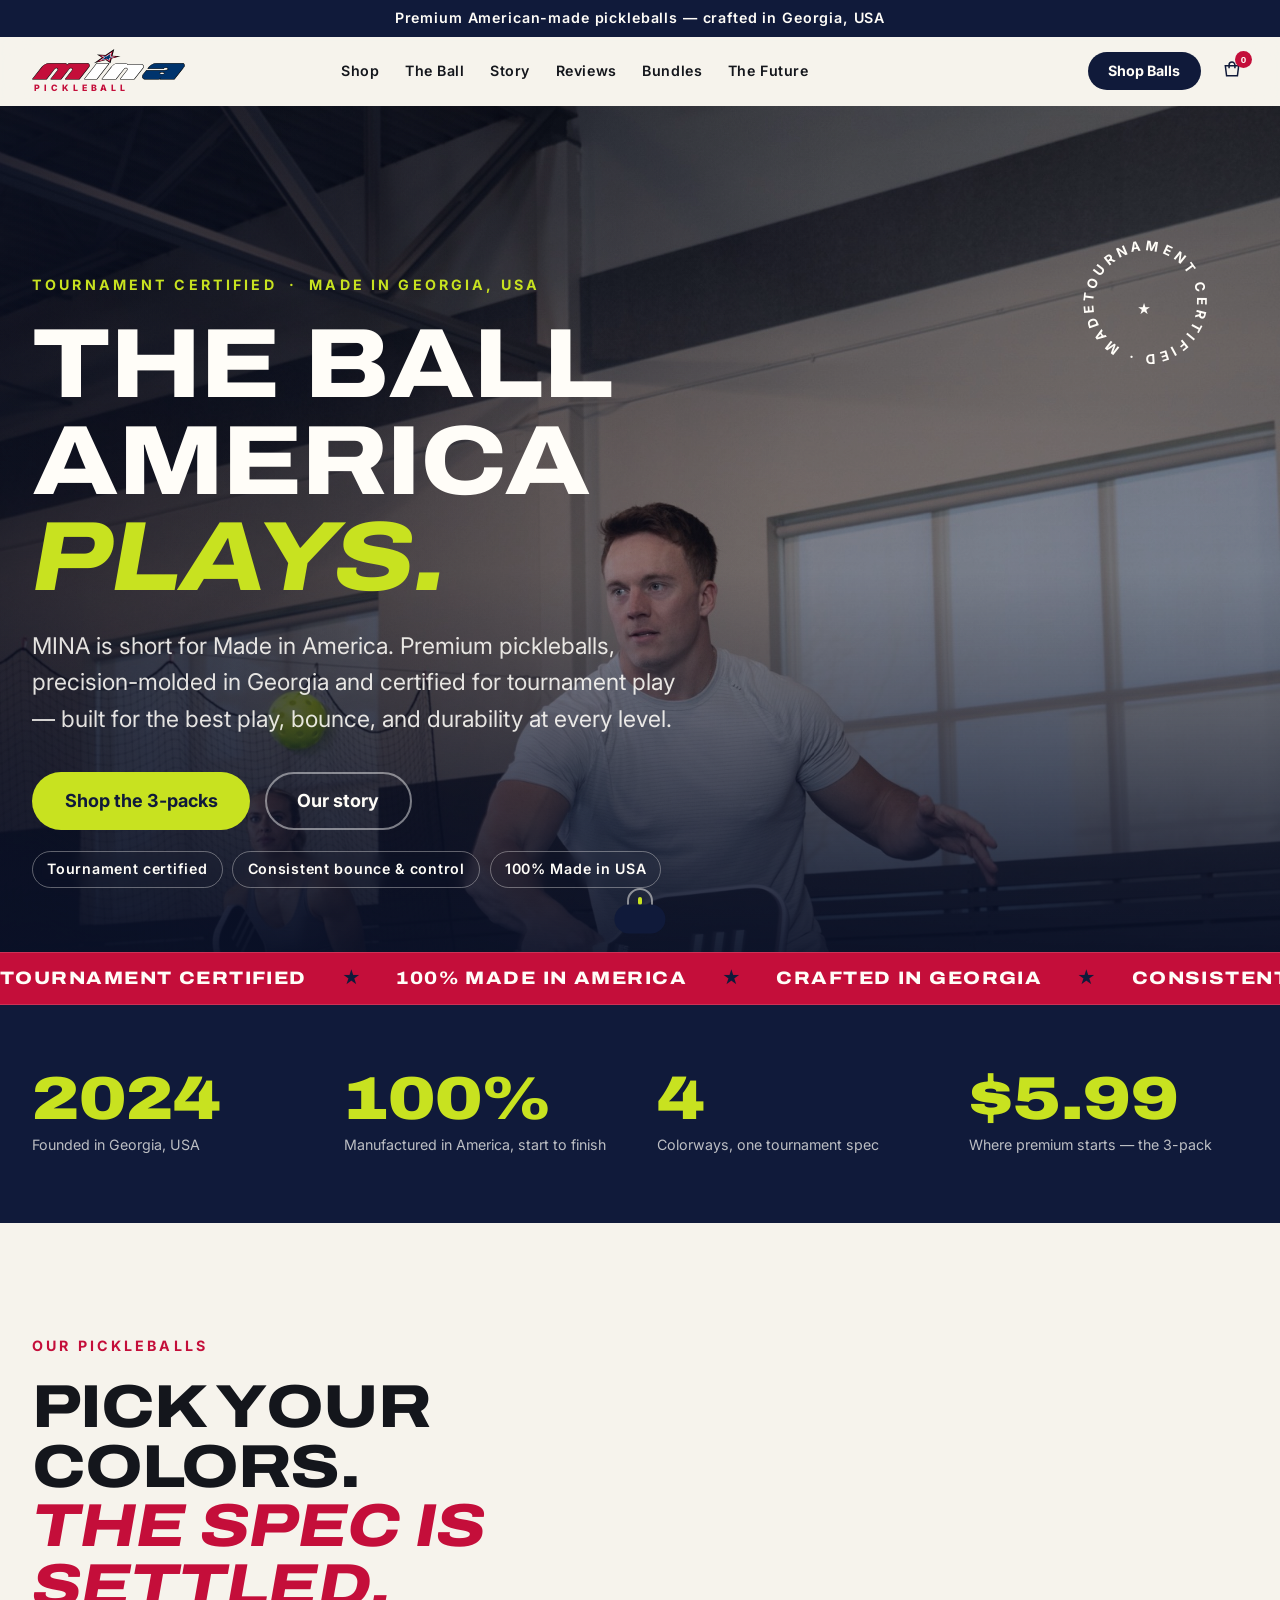
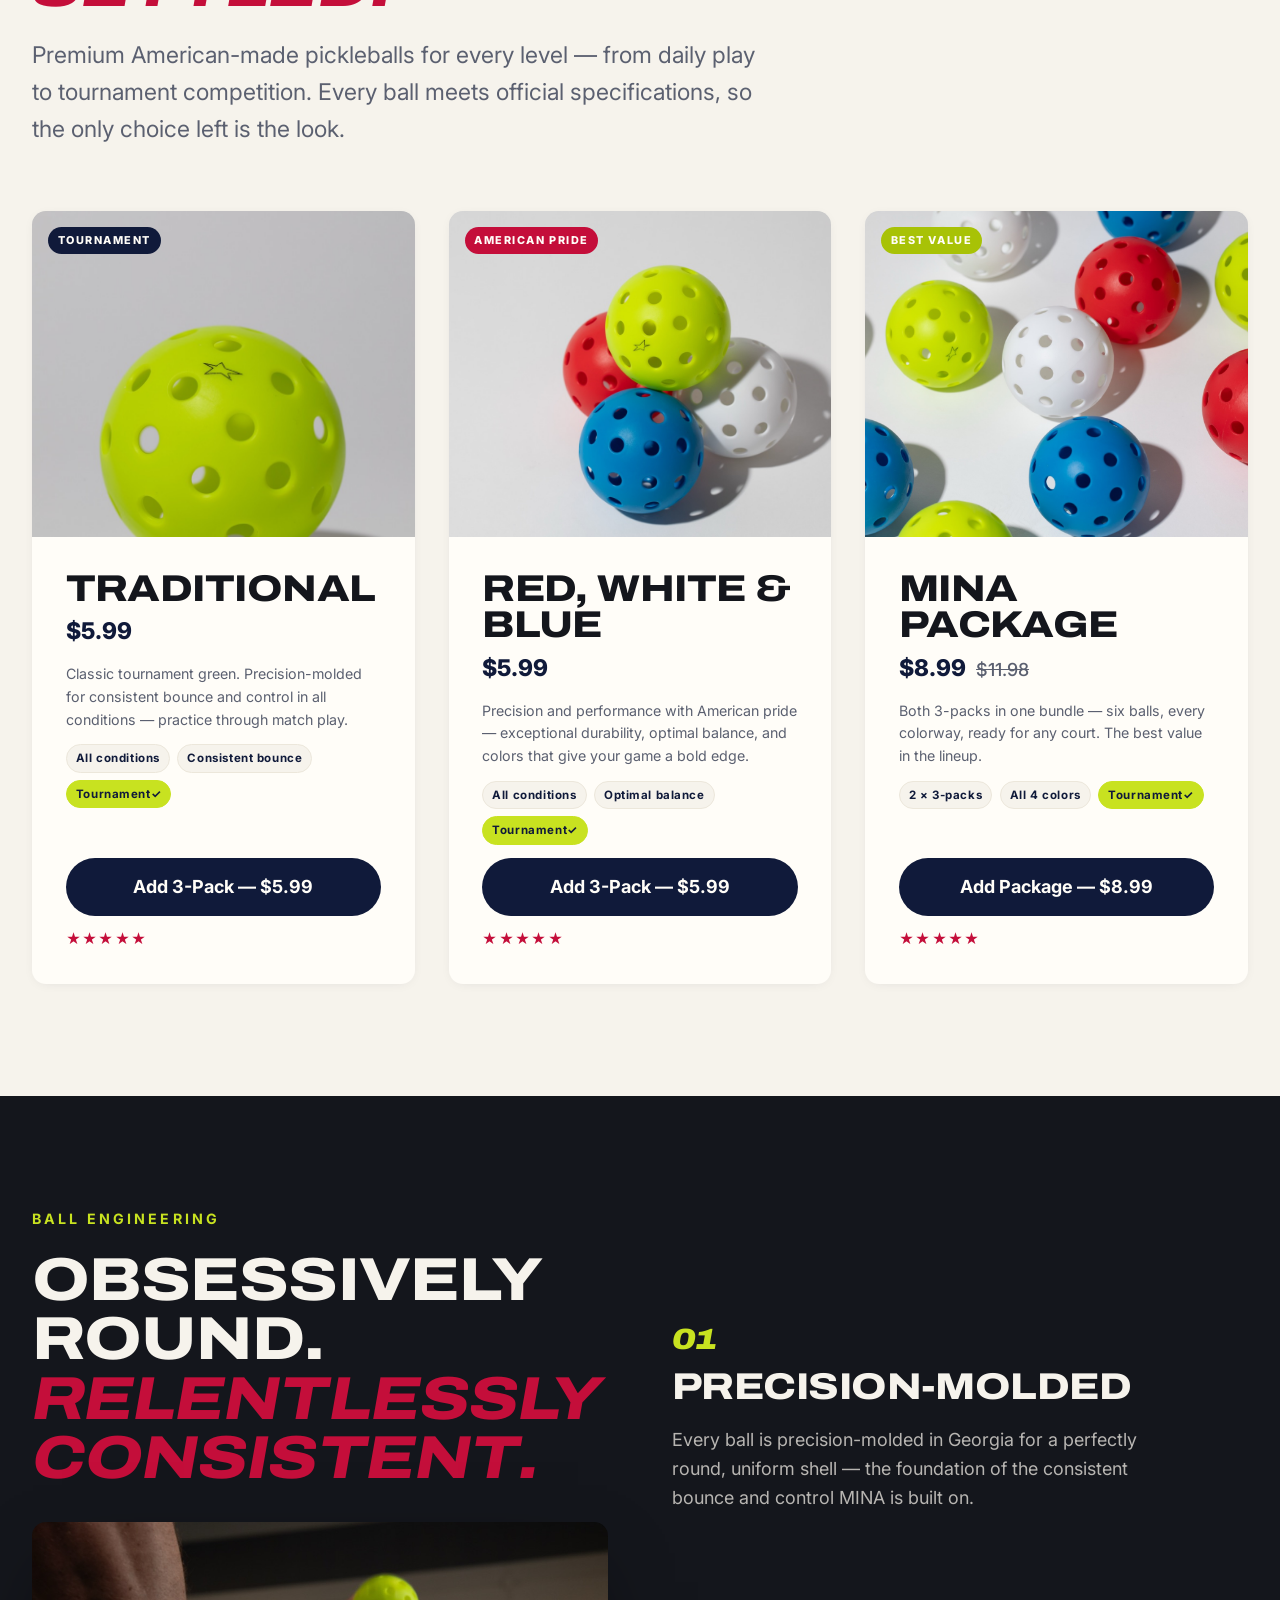
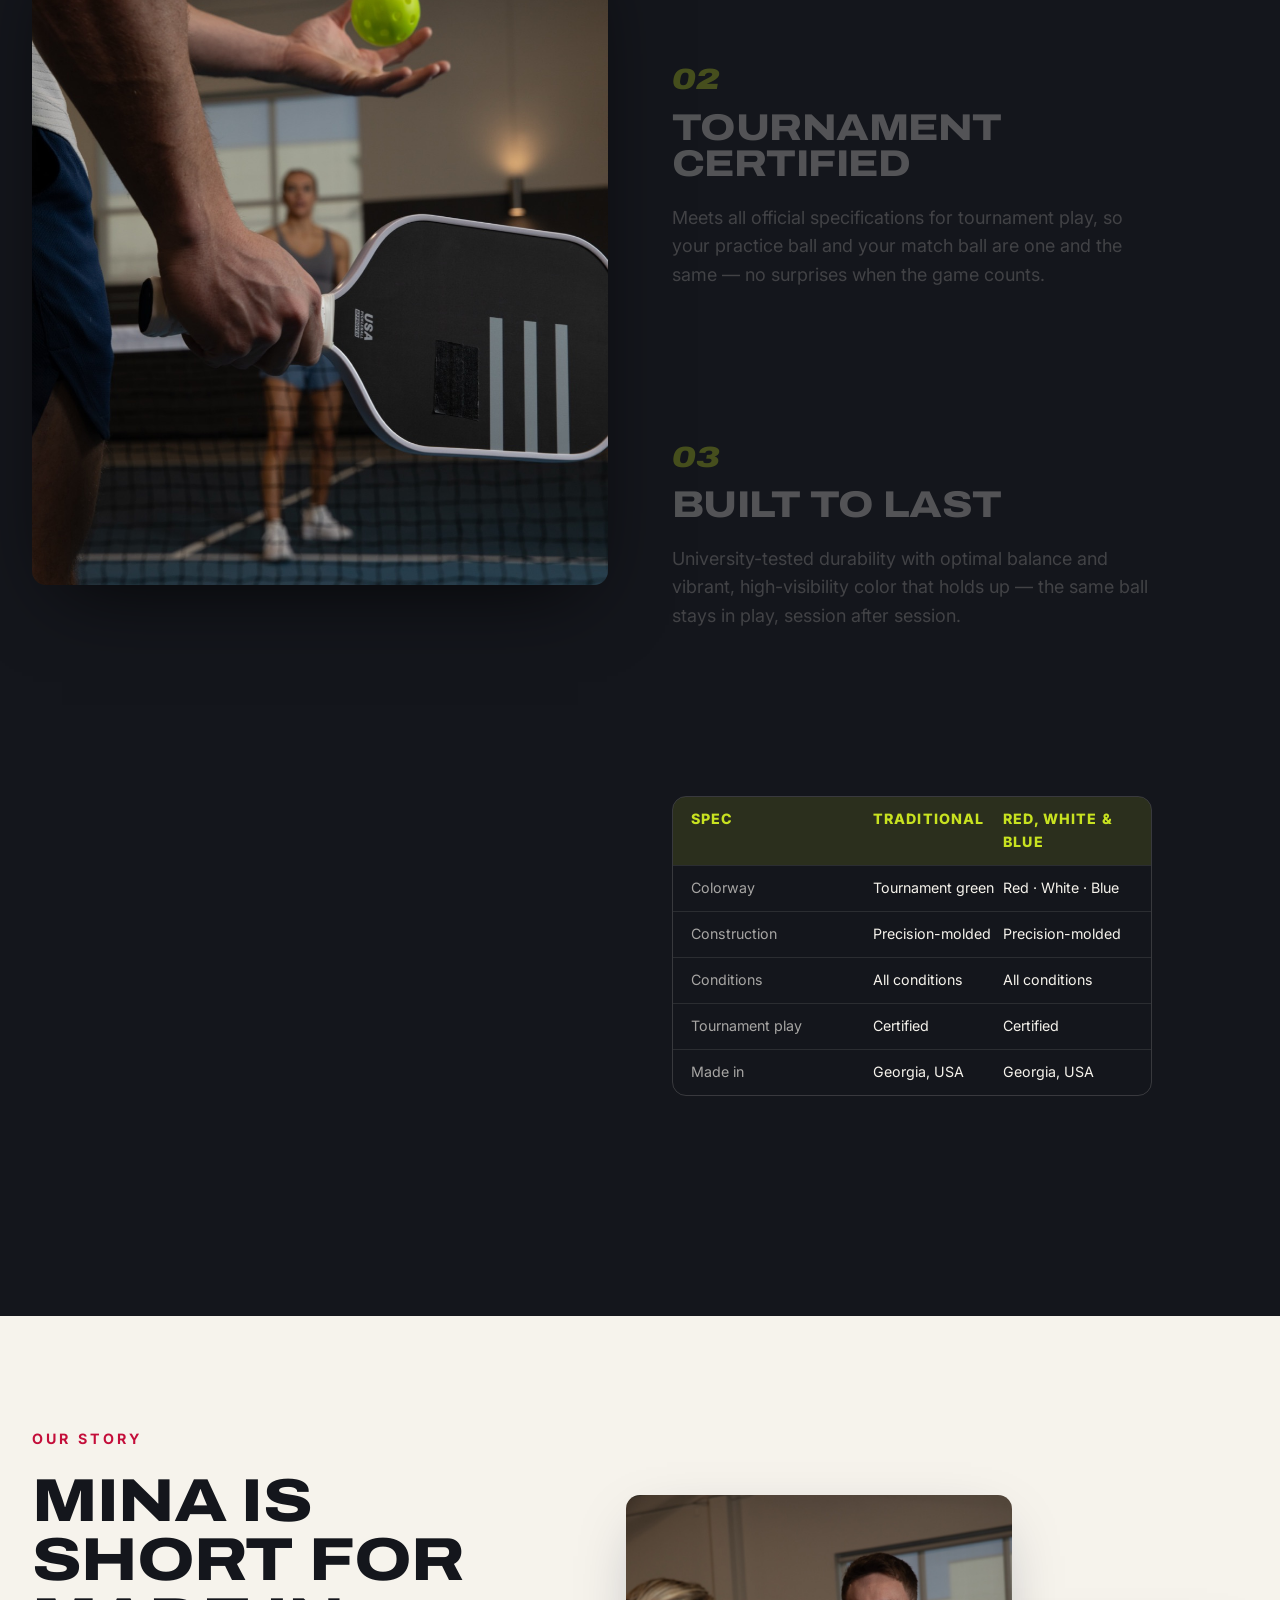
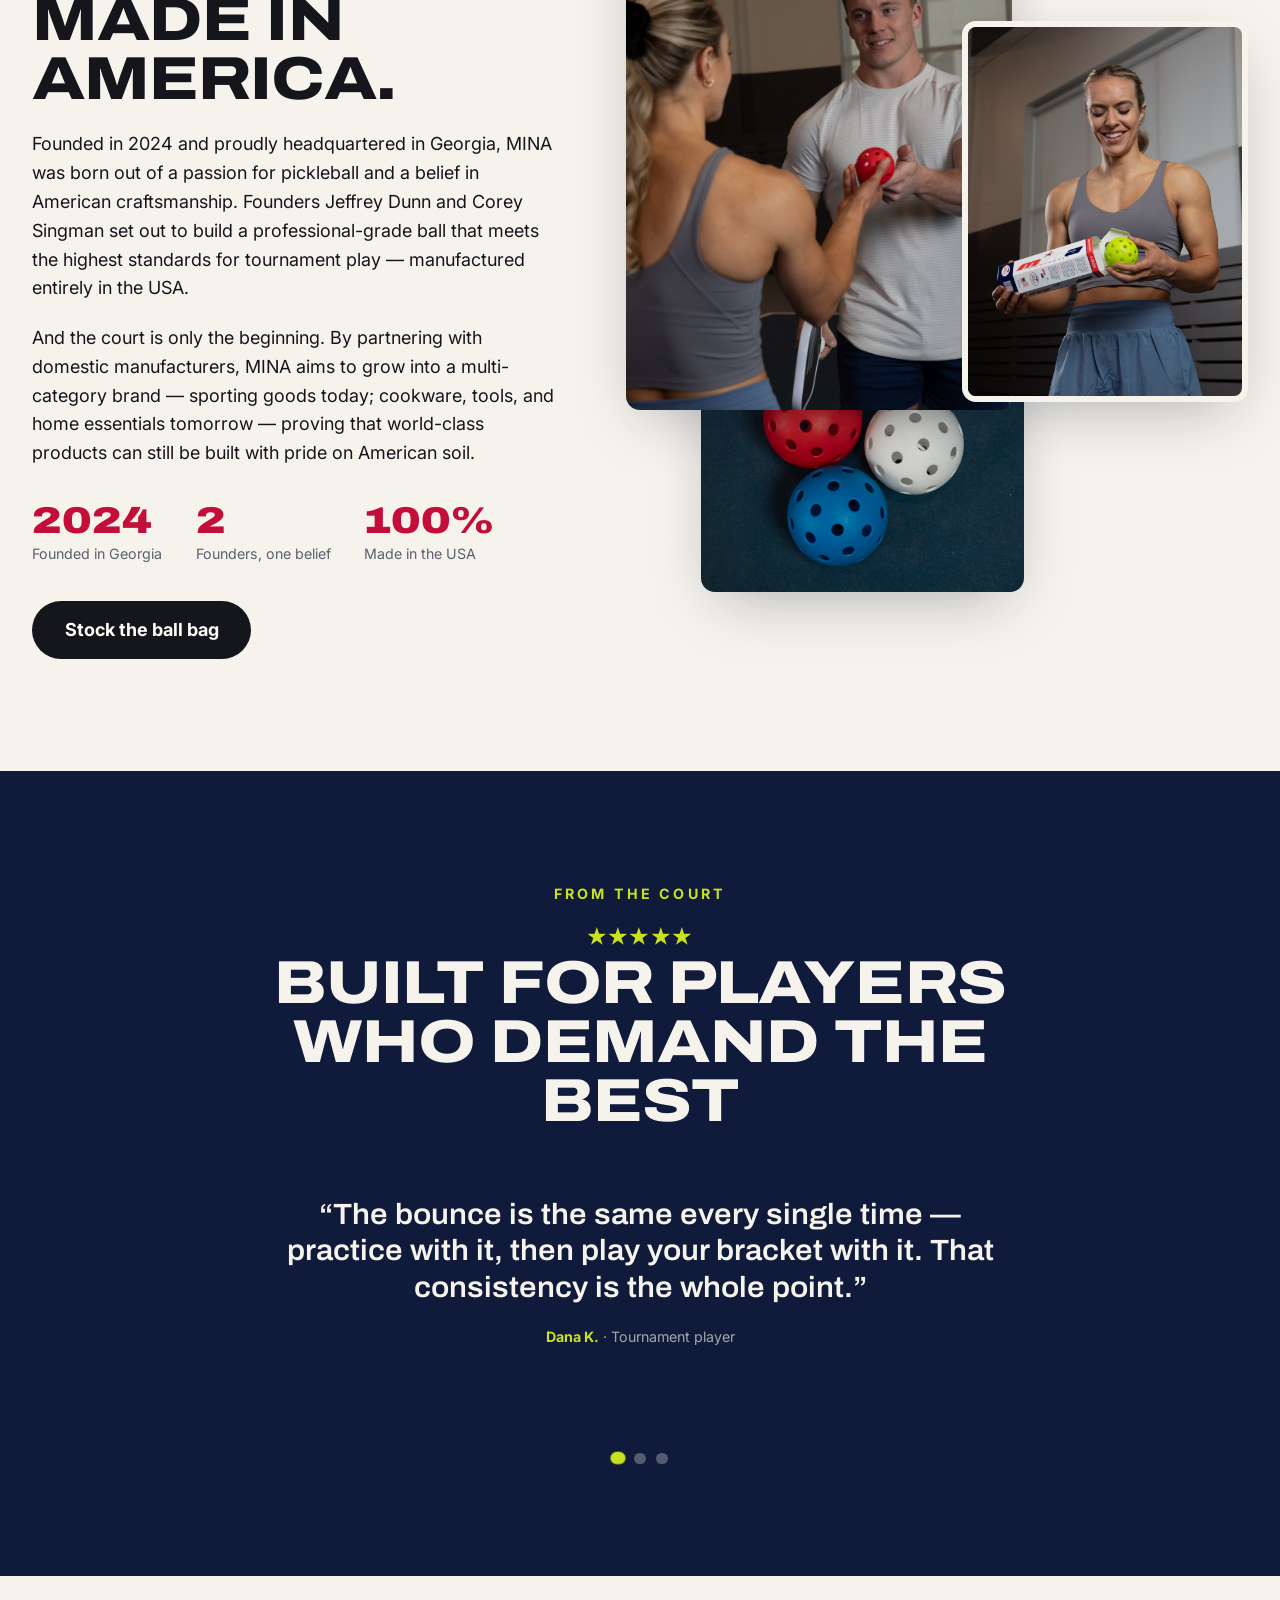
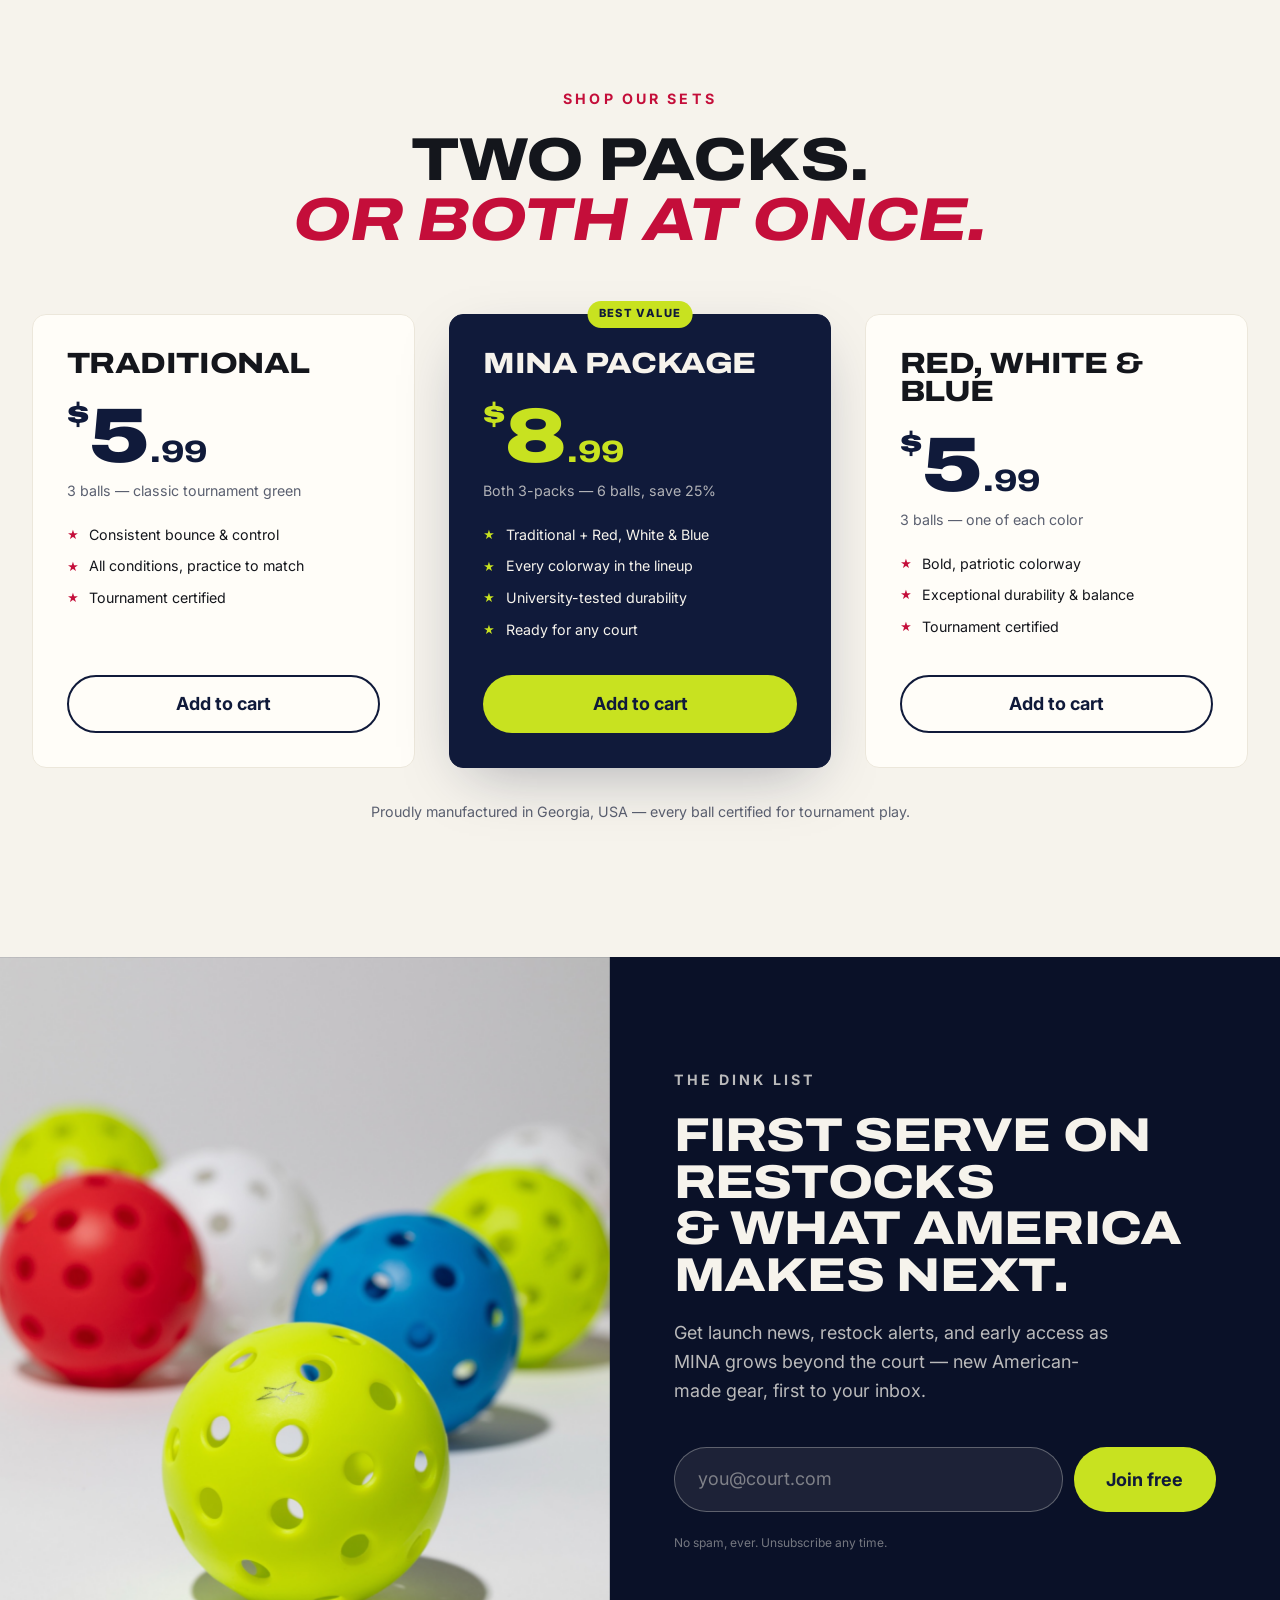
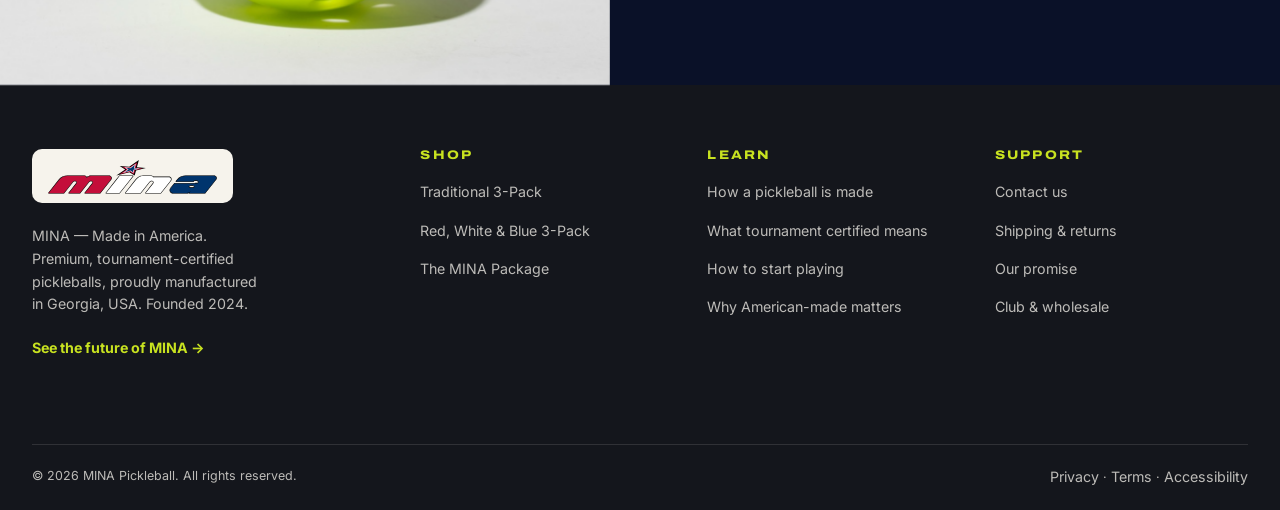
<file: mina-pickleball/index.html>
<!doctype html>
<html lang="en">
<head>
<meta charset="utf-8">
<meta name="viewport" content="width=device-width, initial-scale=1">
<title>MINA Pickleball — Premium American-Made Pickleballs</title>
<meta name="description" content="MINA (Made in America) crafts premium, tournament-certified pickleballs in Georgia, USA. Traditional and Red, White &amp; Blue 3-packs from $5.99.">
<meta property="og:title" content="MINA Pickleball — Premium American-Made Pickleballs">
<meta property="og:description" content="Tournament-certified pickleballs, proudly manufactured in Georgia, USA.">
<meta property="og:image" content="media/scatter.jpg">
<link rel="preconnect" href="https://fonts.googleapis.com">
<link rel="preconnect" href="https://fonts.gstatic.com" crossorigin>
<link href="https://fonts.googleapis.com/css2?family=Archivo:ital,wdth,wght@0,62..125,100..900;1,62..125,100..900&family=Inter:ital,opsz,wght@0,14..32,100..900;1,14..32,100..900&display=swap" rel="stylesheet">
<link rel="stylesheet" href="css/main.css">
<link rel="icon" href="data:image/svg+xml,<svg xmlns='http://www.w3.org/2000/svg' viewBox='944 0 410 213'><polygon fill='%23000000' points='1353.01 109.23 1217.2 143.65 1198.34 212.65 1126.18 166.72 944.97 212.65 1067.22 129.2 991.25 80.85 1122.91 91.18 1256.47 0 1229.26 99.52 1353.01 109.23'/><polygon fill='%23c40e3a' points='1308.77 114.59 1203.07 141.37 1188.4 195.07 1132.24 159.33 991.21 195.07 1086.35 130.13 1027.23 92.5 1129.69 100.54 1233.64 29.58 1212.46 107.03 1308.77 114.59'/><polygon fill='%23ffffff' points='1270.94 117.03 1191.09 137.27 1180 177.84 1137.58 150.83 1031.04 177.84 1102.92 128.77 1058.25 100.35 1135.66 106.42 1214.18 52.81 1198.18 111.32 1270.94 117.03'/><polygon fill='%2300346d' points='1244.09 119.35 1182.78 134.89 1174.27 166.03 1141.69 145.3 1059.89 166.03 1115.08 128.36 1080.78 106.54 1140.22 111.2 1200.51 70.04 1188.23 114.96 1244.09 119.35'/></svg>">
<script type="application/ld+json">
{
  "@context": "https://schema.org",
  "@graph": [
    {
      "@type": "Product",
      "name": "MINA Traditional — 3-Pack",
      "description": "Precision-molded green pickleballs for consistent bounce and control in all conditions. Tournament certified, made in Georgia, USA.",
      "image": "media/ball-green.jpg",
      "brand": {"@type": "Brand", "name": "MINA Pickleball"},
      "offers": {"@type": "Offer", "price": "5.99", "priceCurrency": "USD", "availability": "https://schema.org/InStock"}
    },
    {
      "@type": "Product",
      "name": "MINA Red, White & Blue — 3-Pack",
      "description": "Red, white, and blue pickleballs that deliver precision and performance with American pride. Tournament certified, made in Georgia, USA.",
      "image": "media/trio-studio.jpg",
      "brand": {"@type": "Brand", "name": "MINA Pickleball"},
      "offers": {"@type": "Offer", "price": "5.99", "priceCurrency": "USD", "availability": "https://schema.org/InStock"}
    },
    {
      "@type": "Product",
      "name": "The MINA Package",
      "description": "Both 3-packs — Traditional and Red, White & Blue — in one best-value bundle. Six tournament-certified balls, made in Georgia, USA.",
      "image": "media/scatter-flat.jpg",
      "brand": {"@type": "Brand", "name": "MINA Pickleball"},
      "offers": {"@type": "Offer", "price": "8.99", "priceCurrency": "USD", "availability": "https://schema.org/InStock"}
    }
  ]
}
</script>
</head>
<body>
<a class="skip-link" href="#main">Skip to content</a>

<!-- Promo bar -->
<div class="promo-bar" role="region" aria-label="Announcements">
  <p class="promo-bar__msg" id="promoMsg">Premium American-made pickleballs — crafted in Georgia, USA</p>
</div>

<!-- Header -->
<header class="site-header" id="siteHeader">
  <nav class="nav container" aria-label="Primary">
    <a class="nav__brand" href="#top" aria-label="MINA Pickleball home">
      <img class="nav__logo" src="media/logo-mark.svg" alt="MINA">
      <span class="nav__sub">PICKLEBALL</span>
    </a>
    <button class="nav__toggle" id="navToggle" aria-expanded="false" aria-controls="navMenu" aria-label="Open menu">
      <span></span><span></span>
    </button>
    <ul class="nav__menu" id="navMenu">
      <li><a href="#shop">Shop</a></li>
      <li><a href="#engineering">The Ball</a></li>
      <li><a href="#story">Story</a></li>
      <li><a href="#reviews">Reviews</a></li>
      <li><a href="#bundles">Bundles</a></li>
      <li><a href="future.html">The Future</a></li>
    </ul>
    <div class="nav__actions">
      <a class="btn btn--primary btn--sm" href="#shop">Shop Balls</a>
      <button class="nav__cart" id="cartBtn" aria-label="Cart, 0 items">
        <svg viewBox="0 0 24 24" width="20" height="20" fill="none" stroke="currentColor" stroke-width="1.8" aria-hidden="true"><path d="M4 7h16l-1.5 12h-13L4 7Z"/><path d="M8.5 10V6a3.5 3.5 0 0 1 7 0v4"/></svg>
        <span class="nav__cart-count" id="cartCount">0</span>
      </button>
    </div>
  </nav>
</header>

<main id="main">

<!-- ============ HERO ============ -->
<section class="hero" id="top">
  <div class="hero__media" aria-hidden="true">
    <img src="media/hero-court.jpg" alt="" fetchpriority="high" id="heroImg">
    <div class="hero__scrim"></div>
  </div>
  <div class="hero__inner container">
    <p class="eyebrow eyebrow--light reveal">Tournament Certified &nbsp;·&nbsp; Made in Georgia, USA</p>
    <h1 class="hero__title">
      <span class="reveal d1">The ball</span>
      <span class="reveal d2">America</span>
      <span class="reveal d3"><em>plays.</em></span>
    </h1>
    <p class="hero__lede reveal d4">MINA is short for Made in America. Premium pickleballs, precision-molded in Georgia and certified for tournament play — built for the best play, bounce, and durability at every level.</p>
    <div class="hero__cta reveal d5">
      <a class="btn btn--lime" href="#shop">Shop the 3-packs</a>
      <a class="btn btn--ghost" href="#story">Our story</a>
    </div>
    <ul class="hero__chips reveal d6" aria-label="Product highlights">
      <li>Tournament certified</li>
      <li>Consistent bounce &amp; control</li>
      <li>100% Made in USA</li>
    </ul>
  </div>
  <a class="hero__scroll" href="#proof" aria-label="Scroll to content"><span></span></a>
  <div class="hero__badge" aria-hidden="true">
    <svg viewBox="0 0 120 120">
      <defs><path id="circlePath" d="M60,60 m-44,0 a44,44 0 1,1 88,0 a44,44 0 1,1 -88,0"/></defs>
      <text><textPath href="#circlePath">TOURNAMENT CERTIFIED · MADE IN AMERICA · </textPath></text>
      <text class="hero__badge-star" x="60" y="70" text-anchor="middle">&#9733;</text>
    </svg>
  </div>
</section>

<!-- ============ TICKER + METRICS ============ -->
<section class="proof" id="proof">
  <div class="ticker" aria-hidden="true">
    <div class="ticker__track">
      <span>Tournament Certified</span><i>&#9733;</i>
      <span>100% Made in America</span><i>&#9733;</i>
      <span>Crafted in Georgia</span><i>&#9733;</i>
      <span>Consistent Bounce &amp; Control</span><i>&#9733;</i>
      <span>3-Packs from $5.99</span><i>&#9733;</i>
      <span>Tournament Certified</span><i>&#9733;</i>
      <span>100% Made in America</span><i>&#9733;</i>
      <span>Crafted in Georgia</span><i>&#9733;</i>
      <span>Consistent Bounce &amp; Control</span><i>&#9733;</i>
      <span>3-Packs from $5.99</span><i>&#9733;</i>
    </div>
  </div>
  <div class="metrics container">
    <div class="metric reveal"><strong><span class="count" data-count="2024">0</span></strong><span>Founded in Georgia, USA</span></div>
    <div class="metric reveal d1"><strong><span class="count" data-count="100">0</span>%</strong><span>Manufactured in America, start to finish</span></div>
    <div class="metric reveal d2"><strong><span class="count" data-count="4">0</span></strong><span>Colorways, one tournament spec</span></div>
    <div class="metric reveal d3"><strong>$<span class="count" data-count="5.99" data-decimals="2">0</span></strong><span>Where premium starts — the 3-pack</span></div>
  </div>
</section>

<!-- ============ SHOP LINEUP ============ -->
<section class="shop section" id="shop">
  <div class="container">
    <header class="section__head reveal">
      <p class="eyebrow">Our Pickleballs</p>
      <h2>Pick your colors.<br><em>The spec is settled.</em></h2>
      <p class="section__lede">Premium American-made pickleballs for every level — from daily play to tournament competition. Every ball meets official specifications, so the only choice left is the look.</p>
    </header>
    <div class="product-grid">

      <article class="product-card reveal" data-name="Traditional · 3-Pack" data-price="5.99">
        <span class="product-card__tier product-card__tier--tournament">Tournament</span>
        <div class="product-card__media">
          <img class="is-base" src="media/ball-green.jpg" alt="MINA Traditional pickleball in classic tournament green" loading="lazy">
          <img class="is-hover" src="media/pack-green.jpg" alt="MINA Traditional three-pack tube" loading="lazy">
        </div>
        <div class="product-card__body">
          <div class="product-card__title-row">
            <h3>Traditional</h3>
            <p class="product-card__price">$5.99</p>
          </div>
          <p class="product-card__copy">Classic tournament green. Precision-molded for consistent bounce and control in all conditions — practice through match play.</p>
          <ul class="spec-chips">
            <li>All conditions</li><li>Consistent bounce</li><li title="Meets all official specifications for tournament play">Tournament&#10003;</li>
          </ul>
          <div class="product-card__actions">
            <button class="btn btn--primary add-to-cart">Add 3-Pack — $5.99</button>
            <span class="stars" aria-hidden="true">&#9733;&#9733;&#9733;&#9733;&#9733;</span>
          </div>
        </div>
      </article>

      <article class="product-card reveal d1" data-name="Red, White &amp; Blue · 3-Pack" data-price="5.99">
        <span class="product-card__tier product-card__tier--limited">American Pride</span>
        <div class="product-card__media">
          <img class="is-base" src="media/trio-studio.jpg" alt="Red, white, and blue MINA pickleballs" loading="lazy">
          <img class="is-hover" src="media/pack-patriot.jpg" alt="MINA Red, White and Blue three-pack tube" loading="lazy">
        </div>
        <div class="product-card__body">
          <div class="product-card__title-row">
            <h3>Red, White &amp; Blue</h3>
            <p class="product-card__price">$5.99</p>
          </div>
          <p class="product-card__copy">Precision and performance with American pride — exceptional durability, optimal balance, and colors that give your game a bold edge.</p>
          <ul class="spec-chips">
            <li>All conditions</li><li>Optimal balance</li><li title="Meets all official specifications for tournament play">Tournament&#10003;</li>
          </ul>
          <div class="product-card__actions">
            <button class="btn btn--primary add-to-cart">Add 3-Pack — $5.99</button>
            <span class="stars" aria-hidden="true">&#9733;&#9733;&#9733;&#9733;&#9733;</span>
          </div>
        </div>
      </article>

      <article class="product-card reveal d2" data-name="The MINA Package" data-price="8.99">
        <span class="product-card__tier product-card__tier--rec">Best Value</span>
        <div class="product-card__media">
          <img class="is-base" src="media/scatter-flat.jpg" alt="All four MINA ball colors scattered together" loading="lazy">
          <img class="is-hover" src="media/pour.jpg" alt="Red, white, and blue MINA balls pouring from the tube" loading="lazy">
        </div>
        <div class="product-card__body">
          <div class="product-card__title-row">
            <h3>MINA Package</h3>
            <p class="product-card__price">$8.99 <s>$11.98</s></p>
          </div>
          <p class="product-card__copy">Both 3-packs in one bundle — six balls, every colorway, ready for any court. The best value in the lineup.</p>
          <ul class="spec-chips">
            <li>2 &times; 3-packs</li><li>All 4 colors</li><li title="Meets all official specifications for tournament play">Tournament&#10003;</li>
          </ul>
          <div class="product-card__actions">
            <button class="btn btn--primary add-to-cart">Add Package — $8.99</button>
            <span class="stars" aria-hidden="true">&#9733;&#9733;&#9733;&#9733;&#9733;</span>
          </div>
        </div>
      </article>

    </div>
  </div>
</section>

<!-- ============ ENGINEERING ============ -->
<section class="engineering section section--dark" id="engineering">
  <div class="container engineering__layout">
    <div class="engineering__sticky">
      <p class="eyebrow eyebrow--lime reveal">Ball engineering</p>
      <h2 class="reveal d1">Obsessively round.<br><em>Relentlessly consistent.</em></h2>
      <div class="engineering__media reveal d2" id="engMedia">
        <img src="media/ball-hand.jpg" alt="Player balancing a MINA optic lime ball above an open palm" class="is-active" data-step="0">
        <img src="media/paddle-ball.jpg" alt="MINA ball resting on a paddle face, close up" data-step="1" loading="lazy">
        <img src="media/pour.jpg" alt="Red, white, and blue MINA balls pouring from the 3-pack tube" data-step="2" loading="lazy">
      </div>
    </div>
    <div class="engineering__steps">
      <div class="eng-step" data-step="0">
        <span class="eng-step__num">01</span>
        <h3>Precision-molded</h3>
        <p>Every ball is precision-molded in Georgia for a perfectly round, uniform shell — the foundation of the consistent bounce and control MINA is built on.</p>
      </div>
      <div class="eng-step" data-step="1">
        <span class="eng-step__num">02</span>
        <h3>Tournament certified</h3>
        <p>Meets all official specifications for tournament play, so your practice ball and your match ball are one and the same — no surprises when the game counts.</p>
      </div>
      <div class="eng-step" data-step="2">
        <span class="eng-step__num">03</span>
        <h3>Built to last</h3>
        <p>University-tested durability with optimal balance and vibrant, high-visibility color that holds up — the same ball stays in play, session after session.</p>
      </div>

      <div class="spec-table reveal" role="table" aria-label="MINA ball specifications">
        <div class="spec-table__row spec-table__row--head" role="row">
          <span role="columnheader">Spec</span><span role="columnheader">Traditional</span><span role="columnheader">Red, White &amp; Blue</span>
        </div>
        <div class="spec-table__row" role="row"><span role="cell">Colorway</span><span role="cell">Tournament green</span><span role="cell">Red · White · Blue</span></div>
        <div class="spec-table__row" role="row"><span role="cell">Construction</span><span role="cell">Precision-molded</span><span role="cell">Precision-molded</span></div>
        <div class="spec-table__row" role="row"><span role="cell">Conditions</span><span role="cell">All conditions</span><span role="cell">All conditions</span></div>
        <div class="spec-table__row" role="row"><span role="cell">Tournament play</span><span role="cell">Certified</span><span role="cell">Certified</span></div>
        <div class="spec-table__row" role="row"><span role="cell">Made in</span><span role="cell">Georgia, USA</span><span role="cell">Georgia, USA</span></div>
      </div>
    </div>
  </div>
</section>

<!-- ============ STORY ============ -->
<section class="story section" id="story">
  <div class="container story__layout">
    <div class="story__text">
      <p class="eyebrow reveal">Our story</p>
      <h2 class="reveal d1">MINA is short for<br>Made in America.</h2>
      <p class="reveal d2">Founded in 2024 and proudly headquartered in Georgia, MINA was born out of a passion for pickleball and a belief in American craftsmanship. Founders Jeffrey Dunn and Corey Singman set out to build a professional-grade ball that meets the highest standards for tournament play — manufactured entirely in the USA.</p>
      <p class="reveal d3">And the court is only the beginning. By partnering with domestic manufacturers, MINA aims to grow into a multi-category brand — sporting goods today; cookware, tools, and home essentials tomorrow — proving that world-class products can still be built with pride on American soil.</p>
      <div class="story__stats reveal d4">
        <div><strong>2024</strong><span>Founded in Georgia</span></div>
        <div><strong>2</strong><span>Founders, one belief</span></div>
        <div><strong>100%</strong><span>Made in the USA</span></div>
      </div>
      <a class="btn btn--dark reveal d5" href="#bundles">Stock the ball bag</a>
    </div>
    <div class="story__media">
      <figure class="story__img story__img--a reveal"><img src="media/exchange2.jpg" alt="Two players smiling and exchanging a red MINA ball at the net" loading="lazy"></figure>
      <figure class="story__img story__img--b reveal d2"><img src="media/package-hold.jpg" alt="Player holding a MINA 3-pack with an optic lime ball" loading="lazy"></figure>
      <figure class="story__img story__img--c reveal d3"><img src="media/trio-court.jpg" alt="Red, white, and blue MINA balls on a blue court corner" loading="lazy"></figure>
    </div>
  </div>
</section>

<!-- ============ REVIEWS ============ -->
<section class="reviews section section--navy" id="reviews">
  <div class="container">
    <header class="section__head section__head--center reveal">
      <p class="eyebrow eyebrow--lime">From the court</p>
      <h2><span class="stars stars--lg" aria-hidden="true">&#9733;&#9733;&#9733;&#9733;&#9733;</span> Built for players<br>who demand the best</h2>
    </header>
    <div class="review-rotator reveal" id="reviewRotator" aria-live="polite">
      <blockquote class="review is-active">
        <p>&ldquo;The bounce is the same every single time — practice with it, then play your bracket with it. That consistency is the whole point.&rdquo;</p>
        <footer><strong>Dana K.</strong> · Tournament player</footer>
      </blockquote>
      <blockquote class="review">
        <p>&ldquo;Crisp off the paddle and genuinely durable — the same three balls have survived a full season on our outdoor courts.&rdquo;</p>
        <footer><strong>Marcus T.</strong> · Plays 3× weekly</footer>
      </blockquote>
      <blockquote class="review">
        <p>&ldquo;Brought the Red, White &amp; Blue pack to a family reunion and left all three balls behind by popular demand. Buying American made it an easy yes.&rdquo;</p>
        <footer><strong>Elena R.</strong> · Backyard league commissioner</footer>
      </blockquote>
    </div>
    <div class="review-dots" role="tablist" aria-label="Choose review">
      <button class="is-active" aria-label="Review 1" aria-selected="true"></button>
      <button aria-label="Review 2" aria-selected="false"></button>
      <button aria-label="Review 3" aria-selected="false"></button>
    </div>
  </div>
</section>

<!-- ============ BUNDLES ============ -->
<section class="bundles section" id="bundles">
  <div class="container">
    <header class="section__head section__head--center reveal">
      <p class="eyebrow">Shop our sets</p>
      <h2>Two packs.<br><em>Or both at once.</em></h2>
    </header>
    <div class="bundle-grid">
      <article class="bundle reveal" data-name="Traditional · 3-Pack" data-price="5.99">
        <h3>Traditional</h3>
        <p class="bundle__price"><sup>$</sup>5<small>.99</small></p>
        <p class="bundle__per">3 balls — classic tournament green</p>
        <ul>
          <li>Consistent bounce &amp; control</li>
          <li>All conditions, practice to match</li>
          <li>Tournament certified</li>
        </ul>
        <button class="btn btn--outline add-to-cart">Add to cart</button>
      </article>
      <article class="bundle bundle--featured reveal d1" data-name="The MINA Package" data-price="8.99">
        <span class="bundle__flag">Best value</span>
        <h3>MINA Package</h3>
        <p class="bundle__price"><sup>$</sup>8<small>.99</small></p>
        <p class="bundle__per">Both 3-packs — 6 balls, save 25%</p>
        <ul>
          <li>Traditional + Red, White &amp; Blue</li>
          <li>Every colorway in the lineup</li>
          <li>University-tested durability</li>
          <li>Ready for any court</li>
        </ul>
        <button class="btn btn--lime add-to-cart">Add to cart</button>
      </article>
      <article class="bundle reveal d2" data-name="Red, White &amp; Blue · 3-Pack" data-price="5.99">
        <h3>Red, White &amp; Blue</h3>
        <p class="bundle__price"><sup>$</sup>5<small>.99</small></p>
        <p class="bundle__per">3 balls — one of each color</p>
        <ul>
          <li>Bold, patriotic colorway</li>
          <li>Exceptional durability &amp; balance</li>
          <li>Tournament certified</li>
        </ul>
        <button class="btn btn--outline add-to-cart">Add to cart</button>
      </article>
    </div>
    <p class="bundles__note reveal">Proudly manufactured in Georgia, USA — every ball certified for tournament play.</p>
  </div>
</section>

<!-- ============ NEWSLETTER ============ -->
<section class="signup" id="signup">
  <div class="signup__media" aria-hidden="true">
    <img src="media/scatter.jpg" alt="" loading="lazy">
  </div>
  <div class="signup__panel">
    <p class="eyebrow eyebrow--light reveal">The Dink List</p>
    <h2 class="reveal d1">First serve on restocks<br>&amp; what America makes next.</h2>
    <p class="reveal d2">Get launch news, restock alerts, and early access as MINA grows beyond the court — new American-made gear, first to your inbox.</p>
    <form class="signup__form reveal d3" id="signupForm" novalidate>
      <label class="visually-hidden" for="signupEmail">Email address</label>
      <input type="email" id="signupEmail" name="email" placeholder="you@court.com" required autocomplete="email">
      <button class="btn btn--lime" type="submit">Join free</button>
    </form>
    <p class="signup__fine reveal d4">No spam, ever. Unsubscribe any time.</p>
  </div>
</section>

</main>

<!-- ============ FOOTER ============ -->
<footer class="footer">
  <div class="container footer__grid">
    <div class="footer__brand">
      <span class="footer__logo"><img src="media/logo-mark.svg" alt="MINA Pickleball"></span>
      <p>MINA — Made in America. Premium, tournament-certified pickleballs, proudly manufactured in Georgia,&nbsp;USA. Founded 2024.</p>
      <p><a class="footer__future" href="future.html">See the future of MINA &rarr;</a></p>
    </div>
    <nav aria-label="Shop">
      <h4>Shop</h4>
      <ul>
        <li><a href="#shop">Traditional 3-Pack</a></li>
        <li><a href="#shop">Red, White &amp; Blue 3-Pack</a></li>
        <li><a href="#bundles">The MINA Package</a></li>
      </ul>
    </nav>
    <nav aria-label="Learn">
      <h4>Learn</h4>
      <ul>
        <li><a href="#engineering">How a pickleball is made</a></li>
        <li><a href="#engineering">What tournament certified means</a></li>
        <li><a href="#story">How to start playing</a></li>
        <li><a href="#story">Why American-made matters</a></li>
      </ul>
    </nav>
    <nav aria-label="Support">
      <h4>Support</h4>
      <ul>
        <li><a href="#signup">Contact us</a></li>
        <li><a href="#bundles">Shipping &amp; returns</a></li>
        <li><a href="#engineering">Our promise</a></li>
        <li><a href="#bundles">Club &amp; wholesale</a></li>
      </ul>
    </nav>
  </div>
  <div class="container footer__legal">
    <p>© 2026 MINA Pickleball. All rights reserved.</p>
    <p><a href="#">Privacy</a> · <a href="#">Terms</a> · <a href="#">Accessibility</a></p>
  </div>
</footer>

<div class="toast" id="toast" role="status" aria-live="polite"></div>

<script src="js/main.js" defer></script>
</body>
</html>
</file>
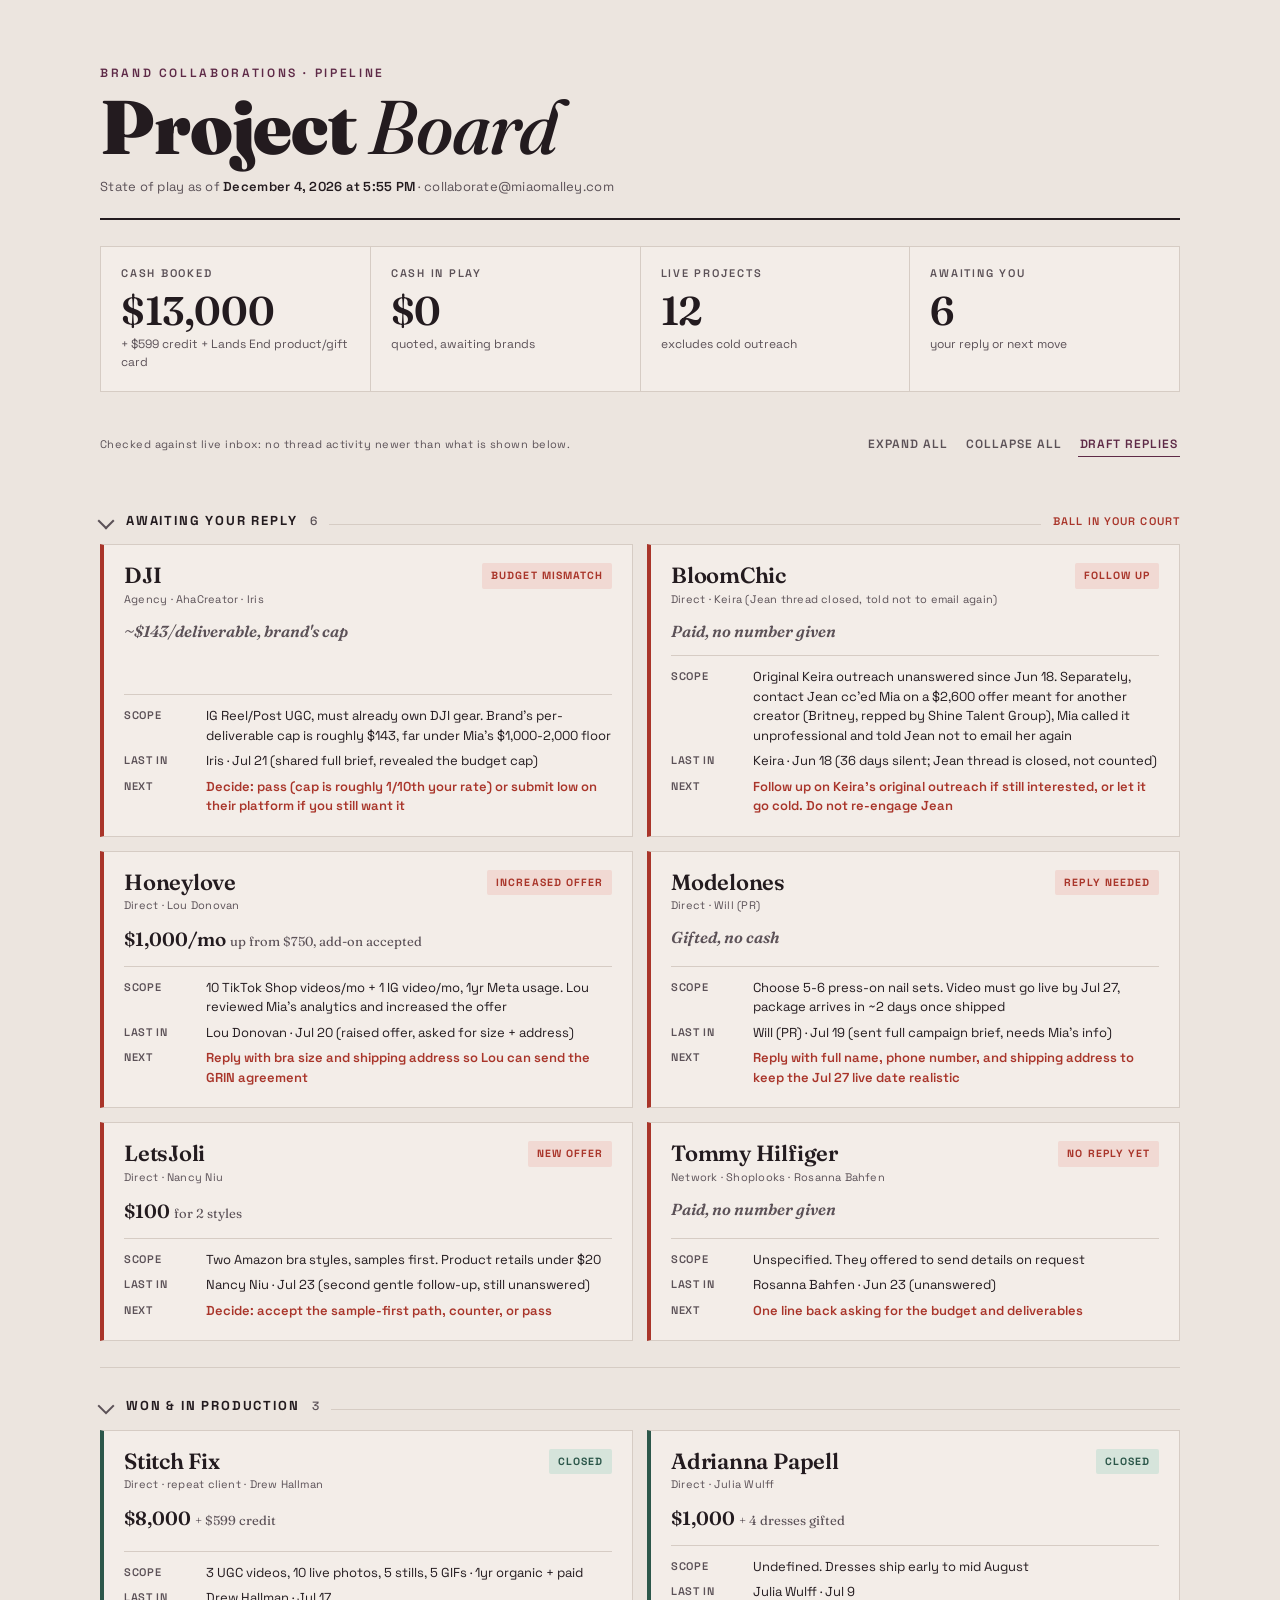
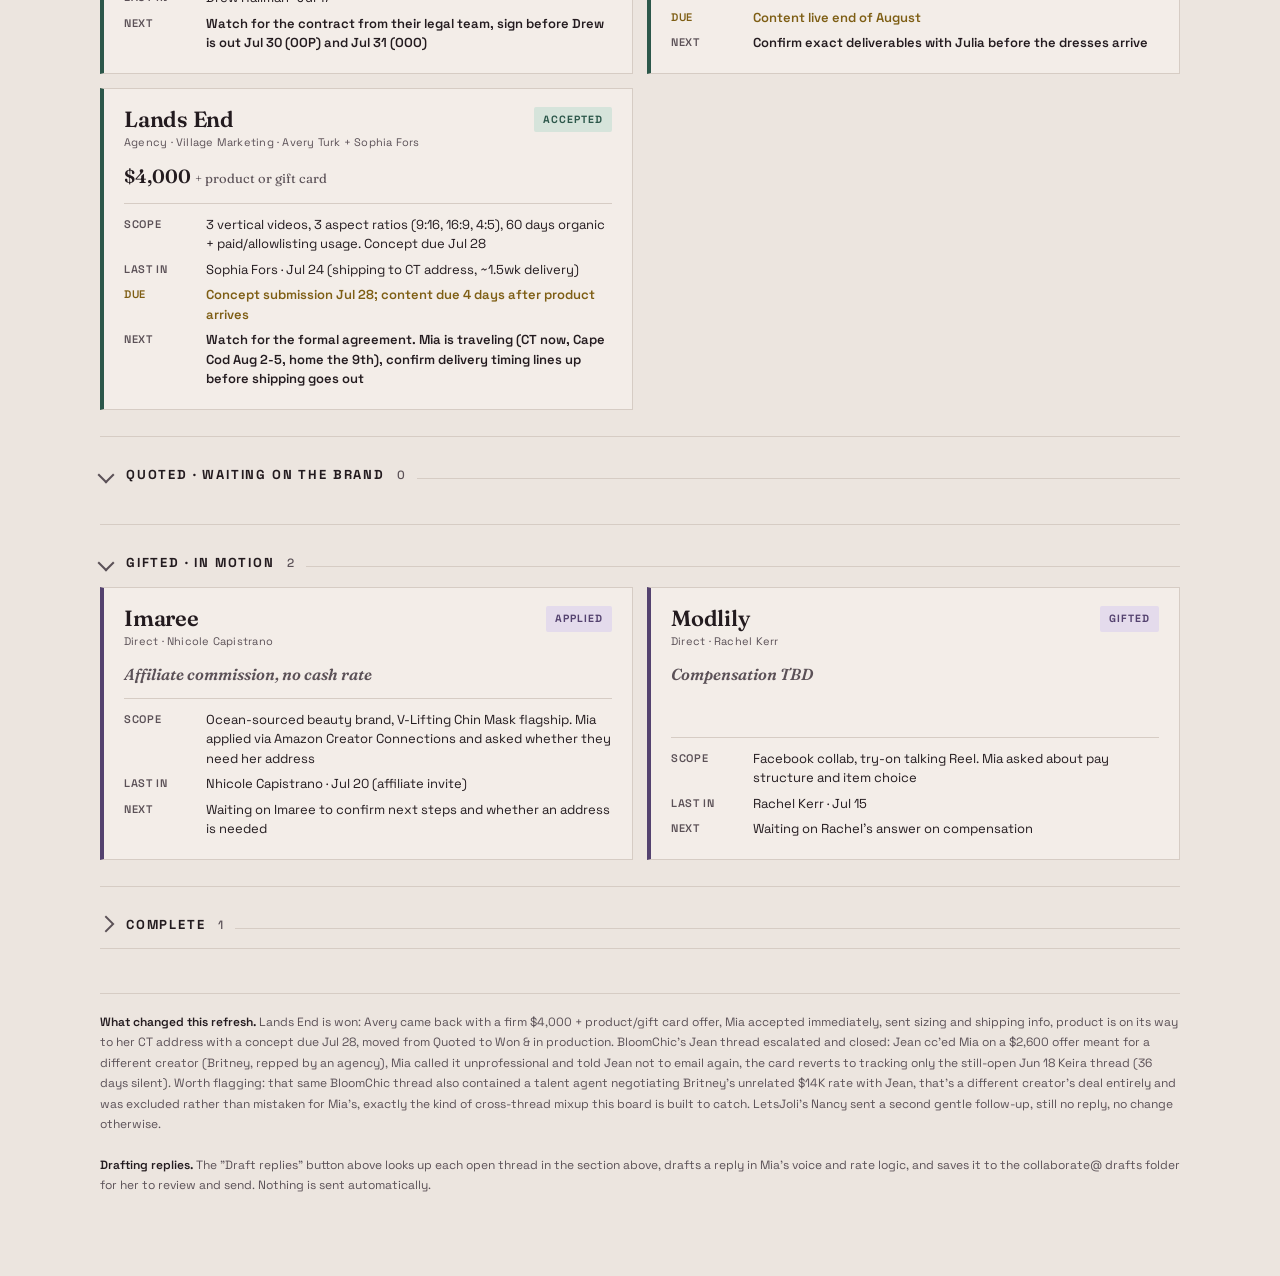
<file: mo/index.html>
<!DOCTYPE html>
<script type="application/json" id="cowork-artifact-meta">
{
  "name": "Mo Pipeline Board",
  "schemaVersion": 1,
  "description": "Mia O'Malley brand pipeline board, refreshed Jul 21, 2026 on v2 logic. Refreshes scan only new mail via mcp__Spark__emails, match it to cards by tracked subject/contact, and confirm via mcp__Spark__thread. Cards can track up to 5 email threads each, BloomChic now has two (a stale Jun 18 thread with Keira, and a fresh Jul 21 pitch from Jean). A manual 'Draft replies' action drafts replies for the awaiting-reply section, saved to the collaborate@ drafts folder via Spark.",
  "mcpTools": [
    "mcp__Spark__emails",
    "mcp__Spark__thread",
    "mcp__Spark__draft"
  ],
  "mcpServerNames": [
    "Spark"
  ]
}
</script>
<html lang="en">
<head>
<meta charset="UTF-8">
<meta name="viewport" content="width=device-width, initial-scale=1.0">
<title>Mia O'Malley — Project Board</title>
<link rel="preconnect" href="https://fonts.googleapis.com">
<link rel="preconnect" href="https://fonts.gstatic.com" crossorigin>
<link href="https://fonts.googleapis.com/css2?family=Fraunces:opsz,wght@9..144,400;9..144,500;9..144,600;9..144,900&family=Space+Grotesk:wght@400;500;600;700&display=swap" rel="stylesheet">
<style>
  :root{
    color-scheme: light;
    --paper:#ECE5DF;
    --paper-2:#F3EDE8;
    --ink:#231B1F;
    --ink-soft:#5B5157;
    --plum:#5E2A47;
    --rule:#D6CCC4;

    --won-ink:#2C574A;      --won-bg:#D6E4DB;
    --wait-ink:#7E5E14;     --wait-bg:#EEE2C6;
    --act-ink:#A9352A;      --act-bg:#F1D9D3;
    --gift-ink:#54426F;     --gift-bg:#E4DBEC;
    --done-ink:#4F4A48;     --done-bg:#DDD6D1;

    --display:'Fraunces',Georgia,serif;
    --util:'Space Grotesk',system-ui,sans-serif;
  }

  *{box-sizing:border-box;margin:0;padding:0}

  body{
    background:var(--paper);
    color:var(--ink);
    font-family:var(--util);
    line-height:1.5;
    -webkit-font-smoothing:antialiased;
    padding:clamp(20px,5vw,64px) clamp(16px,5vw,48px) 80px;
  }

  .wrap{max-width:1080px;margin:0 auto}

  .mast{
    border-bottom:2px solid var(--ink);
    padding-bottom:22px;
    margin-bottom:26px;
  }
  .eyebrow{
    font-size:12px;font-weight:600;letter-spacing:.22em;
    text-transform:uppercase;color:var(--plum);
  }
  h1{
    font-family:var(--display);
    font-optical-sizing:auto;
    font-weight:900;
    font-size:clamp(38px,8vw,76px);
    line-height:.95;letter-spacing:-.015em;
    margin:.12em 0 .18em;
  }
  h1 em{font-style:italic;font-weight:500}
  .asof{font-size:13px;color:var(--ink-soft);letter-spacing:.02em}
  .asof b{color:var(--ink);font-weight:600}

  .ledger{
    display:grid;grid-template-columns:repeat(4,1fr);
    gap:1px;background:var(--rule);border:1px solid var(--rule);
    margin-bottom:40px;
  }
  .cell{background:var(--paper-2);padding:18px 20px 20px}
  .cell .lab{
    font-size:11px;font-weight:600;letter-spacing:.16em;
    text-transform:uppercase;color:var(--ink-soft);
  }
  .cell .fig{
    font-family:var(--display);font-weight:600;
    font-size:clamp(26px,4vw,40px);line-height:1.05;
    margin-top:8px;letter-spacing:-.01em;
  }
  .cell .sub{font-size:12px;color:var(--ink-soft);margin-top:3px}
  @media(max-width:640px){.ledger{grid-template-columns:repeat(2,1fr)}}

  .toolbar{
    display:flex;justify-content:space-between;align-items:center;gap:14px;
    margin-bottom:8px;
    flex-wrap:wrap;
  }
  .toolbar .live{
    font-size:11px;color:var(--ink-soft);letter-spacing:.04em;
  }
  .toolbar .actions{display:flex;gap:14px;flex-wrap:wrap}
  .toolbar button{
    font-family:var(--util);font-size:12px;font-weight:600;
    letter-spacing:.08em;text-transform:uppercase;
    color:var(--ink-soft);background:none;border:none;
    cursor:pointer;padding:4px 2px;
  }
  .toolbar button:hover{color:var(--plum)}
  .toolbar button:disabled{opacity:.4;cursor:default}
  .toolbar button#draft-btn{color:var(--plum);border-bottom:1px solid var(--plum)}

  .draft-status{font-size:11px;color:var(--ink-soft);letter-spacing:.02em;margin-bottom:18px;min-height:14px}
  .draft-status.err{color:var(--act-ink)}

  .card-draft-note{
    margin-top:8px;padding-top:8px;border-top:1px dashed var(--rule);
    font-size:11.5px;color:var(--plum);font-style:italic;
  }

  .section{
    margin-bottom:14px;
    border-bottom:1px solid var(--rule);
  }
  .section[open]{padding-bottom:26px}
  .sec-head{
    display:flex;align-items:baseline;gap:12px;
    padding:14px 0;cursor:pointer;list-style:none;
  }
  .sec-head::-webkit-details-marker{display:none}
  .chev{
    flex:none;width:12px;height:12px;margin-right:2px;
    border-right:2px solid var(--ink-soft);
    border-bottom:2px solid var(--ink-soft);
    transform:rotate(-45deg);transition:transform .2s ease;
    align-self:center;
  }
  .section[open] .chev{transform:rotate(45deg)}
  .sec-head h2{
    font-size:13px;font-weight:700;letter-spacing:.14em;text-transform:uppercase;
  }
  .sec-head .count{font-size:12px;color:var(--ink-soft);font-weight:500}
  .sec-head .line{flex:1;height:1px;background:var(--rule)}
  .sec-head .hint{
    font-size:11px;font-weight:600;letter-spacing:.1em;text-transform:uppercase;
    color:var(--act-ink);
  }

  .grid{display:grid;grid-template-columns:repeat(2,1fr);gap:14px}
  @media(max-width:720px){.grid{grid-template-columns:1fr}}

  .card{
    background:var(--paper-2);
    border:1px solid var(--rule);
    border-left:4px solid var(--done-ink);
    padding:18px 20px 20px;
    display:flex;flex-direction:column;
  }
  .section[open] .card{animation:rise .45s ease both}
  @keyframes rise{from{opacity:0;transform:translateY(8px)}to{opacity:1;transform:none}}

  .card .top{display:flex;justify-content:space-between;align-items:flex-start;gap:12px;margin-bottom:10px}
  .brand{font-family:var(--display);font-weight:600;font-size:22px;line-height:1.1;letter-spacing:-.01em}
  .src{font-size:11px;color:var(--ink-soft);margin-top:3px;letter-spacing:.02em}

  .tag{
    flex:none;font-size:10.5px;font-weight:700;letter-spacing:.1em;text-transform:uppercase;
    padding:5px 9px;border-radius:2px;white-space:nowrap;
  }

  .money{font-family:var(--display);font-weight:600;font-size:19px;margin:2px 0 12px}
  .money .credit{font-size:13px;color:var(--ink-soft);font-weight:400}
  .money.tbd{color:var(--ink-soft);font-style:italic;font-size:16px}

  .meta{border-top:1px solid var(--rule);padding-top:11px;margin-top:auto}
  .row{display:flex;gap:8px;font-size:13px;margin-bottom:6px}
  .row:last-child{margin-bottom:0}
  .row .k{
    flex:none;width:74px;color:var(--ink-soft);
    font-size:11px;font-weight:600;letter-spacing:.06em;text-transform:uppercase;padding-top:1px;
  }
  .row .v{color:var(--ink)}
  .row .v.next{font-weight:600}
  .row .v.due{font-weight:600}
  .s-won .v.due,.s-wait .v.due{color:var(--wait-ink)}
  .row.deadline .k{color:var(--wait-ink)}
  .row.live-note .k{color:var(--plum)}
  .row.live-note .v{font-style:italic;color:var(--plum)}

  .s-won{border-left-color:var(--won-ink)}
  .s-won .tag{background:var(--won-bg);color:var(--won-ink)}
  .s-wait{border-left-color:var(--wait-ink)}
  .s-wait .tag{background:var(--wait-bg);color:var(--wait-ink)}
  .s-act{border-left-color:var(--act-ink)}
  .s-act .tag{background:var(--act-bg);color:var(--act-ink)}
  .s-act .v.next{color:var(--act-ink)}
  .s-gift{border-left-color:var(--gift-ink)}
  .s-gift .tag{background:var(--gift-bg);color:var(--gift-ink)}
  .s-done{border-left-color:var(--done-ink)}
  .s-done .tag{background:var(--done-bg);color:var(--done-ink)}

  footer{
    margin-top:44px;padding-top:18px;border-top:1px solid var(--rule);
    font-size:12px;color:var(--ink-soft);line-height:1.7;
  }
  footer b{color:var(--ink);font-weight:600}

  @media(prefers-reduced-motion:reduce){
    .section[open] .card{animation:none}
    .chev{transition:none}
  }
</style>
</head>
<body data-refreshed-at="2026-07-24">
<div class="wrap">

  <header class="mast">
    <div class="eyebrow">Brand Collaborations · Pipeline</div>
    <h1>Project <em>Board</em></h1>
    <div class="asof">State of play as of <b id="asof-date">July 24, 2026, 5:30 PM</b> · collaborate@miaomalley.com</div>
  </header>

  <section class="ledger" aria-label="Pipeline totals">
    <div class="cell"><div class="lab">Cash booked</div><div class="fig">$13,000</div><div class="sub">+ $599 credit + Lands End product/gift card</div></div>
    <div class="cell"><div class="lab">Cash in play</div><div class="fig">$0</div><div class="sub">quoted, awaiting brands</div></div>
    <div class="cell"><div class="lab">Live projects</div><div class="fig">12</div><div class="sub">excludes cold outreach</div></div>
    <div class="cell"><div class="lab">Awaiting you</div><div class="fig">6</div><div class="sub">your reply or next move</div></div>
  </section>

  <div class="toolbar">
    <div class="live" id="live-status">Checking collaborate@miaomalley.com for newer activity…</div>
    <div class="actions">
      <button type="button" onclick="document.querySelectorAll('details.section').forEach(d=>d.open=true)">Expand all</button>
      <button type="button" onclick="document.querySelectorAll('details.section').forEach(d=>d.open=false)">Collapse all</button>
      <button type="button" id="draft-btn" onclick="draftAwaitingReplies()">Draft replies</button>
    </div>
  </div>
  <div class="draft-status" id="draft-status"></div>

  <!-- ===== AWAITING MIA (top) ===== -->
  <details class="section" id="awaiting-section" open>
    <summary class="sec-head">
      <span class="chev"></span>
      <h2>Awaiting your reply</h2><span class="count">6</span>
      <span class="line"></span><span class="hint">Ball in your court</span>
    </summary>
    <div class="grid">

      <article class="card s-act" data-in="collaborate@miaomalley.com" data-brand="DJI"
        data-threads='[{"subject":"Following Up: Paid Collaboration with DJI","contact":"partnerships@ahacreator-vision.expert"}]'>
        <div class="top">
          <div><div class="brand">DJI</div><div class="src">Agency · AhaCreator · Iris</div></div>
          <div class="tag">Budget mismatch</div>
        </div>
        <div class="money tbd">~$143/deliverable, brand's cap</div>
        <div class="meta">
          <div class="row"><span class="k">Scope</span><span class="v">IG Reel/Post UGC, must already own DJI gear. Brand's per-deliverable cap is roughly $143, far under Mia's $1,000-2,000 floor</span></div>
          <div class="row live-last"><span class="k">Last in</span><span class="v">Iris · Jul 21 (shared full brief, revealed the budget cap)</span></div>
          <div class="row"><span class="k">Next</span><span class="v next">Decide: pass (cap is roughly 1/10th your rate) or submit low on their platform if you still want it</span></div>
        </div>
      </article>

      <article class="card s-act" data-in="collaborate@miaomalley.com" data-brand="BloomChic"
        data-threads='[{"subject":"Paid Collaboration Opportunity With BloomChic","contact":"kol03@bloomchic.com"},{"subject":"Paid Creator Opportunity👗Empower Midsize & Plus-Size Women Through Fashion","contact":"kol08@bloomchic.com"}]'>
        <div class="top">
          <div><div class="brand">BloomChic</div><div class="src">Direct · Keira (Jean thread closed, told not to email again)</div></div>
          <div class="tag">Follow up</div>
        </div>
        <div class="money tbd">Paid, no number given</div>
        <div class="meta">
          <div class="row"><span class="k">Scope</span><span class="v">Original Keira outreach unanswered since Jun 18. Separately, contact Jean cc'ed Mia on a $2,600 offer meant for another creator (Britney, repped by Shine Talent Group), Mia called it unprofessional and told Jean not to email her again</span></div>
          <div class="row live-last"><span class="k">Last in</span><span class="v">Keira · Jun 18 (36 days silent; Jean thread is closed, not counted)</span></div>
          <div class="row"><span class="k">Next</span><span class="v next">Follow up on Keira's original outreach if still interested, or let it go cold. Do not re-engage Jean</span></div>
        </div>
      </article>

      <article class="card s-act" data-in="collaborate@miaomalley.com" data-brand="Honeylove"
        data-threads='[{"subject":"Mia X Honeylove - VIP Partnership TikTok Shop","contact":"lou@honeylove.com"}]'>
        <div class="top">
          <div><div class="brand">Honeylove</div><div class="src">Direct · Lou Donovan</div></div>
          <div class="tag">Increased offer</div>
        </div>
        <div class="money">$1,000/mo <span class="credit">up from $750, add-on accepted</span></div>
        <div class="meta">
          <div class="row"><span class="k">Scope</span><span class="v">10 TikTok Shop videos/mo + 1 IG video/mo, 1yr Meta usage. Lou reviewed Mia's analytics and increased the offer</span></div>
          <div class="row live-last"><span class="k">Last in</span><span class="v">Lou Donovan · Jul 20 (raised offer, asked for size + address)</span></div>
          <div class="row"><span class="k">Next</span><span class="v next">Reply with bra size and shipping address so Lou can send the GRIN agreement</span></div>
        </div>
      </article>

      <article class="card s-act" data-in="collaborate@miaomalley.com" data-brand="Modelones"
        data-threads='[{"subject":"Brand Collab Opportunity - Modelones Press-On Nails","contact":"pr@modelones.com"}]'>
        <div class="top">
          <div><div class="brand">Modelones</div><div class="src">Direct · Will (PR)</div></div>
          <div class="tag">Reply needed</div>
        </div>
        <div class="money tbd">Gifted, no cash</div>
        <div class="meta">
          <div class="row"><span class="k">Scope</span><span class="v">Choose 5-6 press-on nail sets. Video must go live by Jul 27, package arrives in ~2 days once shipped</span></div>
          <div class="row live-last"><span class="k">Last in</span><span class="v">Will (PR) · Jul 19 (sent full campaign brief, needs Mia's info)</span></div>
          <div class="row"><span class="k">Next</span><span class="v next">Reply with full name, phone number, and shipping address to keep the Jul 27 live date realistic</span></div>
        </div>
      </article>

      <article class="card s-act" data-in="collaborate@miaomalley.com" data-brand="LetsJoli"
        data-threads='[{"subject":"Collaboration Invitation#Everyday Comfortable and Supportive Bralette","contact":"nancy@letsjoli.com"}]'>
        <div class="top">
          <div><div class="brand">LetsJoli</div><div class="src">Direct · Nancy Niu</div></div>
          <div class="tag">New offer</div>
        </div>
        <div class="money">$100 <span class="credit">for 2 styles</span></div>
        <div class="meta">
          <div class="row"><span class="k">Scope</span><span class="v">Two Amazon bra styles, samples first. Product retails under $20</span></div>
          <div class="row live-last"><span class="k">Last in</span><span class="v">Nancy Niu · Jul 23 (second gentle follow-up, still unanswered)</span></div>
          <div class="row"><span class="k">Next</span><span class="v next">Decide: accept the sample-first path, counter, or pass</span></div>
        </div>
      </article>

      <article class="card s-act" data-in="collaborate@miaomalley.com" data-brand="Tommy Hilfiger"
        data-threads='[{"subject":"Paid Collaboration Opportunity with Tommy Hilfiger,","contact":"rosanna.bahfen@shoplooks.com"}]'>
        <div class="top">
          <div><div class="brand">Tommy Hilfiger</div><div class="src">Network · Shoplooks · Rosanna Bahfen</div></div>
          <div class="tag">No reply yet</div>
        </div>
        <div class="money tbd">Paid, no number given</div>
        <div class="meta">
          <div class="row"><span class="k">Scope</span><span class="v">Unspecified. They offered to send details on request</span></div>
          <div class="row live-last"><span class="k">Last in</span><span class="v">Rosanna Bahfen · Jun 23 (unanswered)</span></div>
          <div class="row"><span class="k">Next</span><span class="v next">One line back asking for the budget and deliverables</span></div>
        </div>
      </article>

    </div>
  </details>

  <!-- ===== WON ===== -->
  <details class="section" open>
    <summary class="sec-head">
      <span class="chev"></span>
      <h2>Won &amp; in production</h2><span class="count">3</span><span class="line"></span>
    </summary>
    <div class="grid">

      <article class="card s-won" data-in="collaborate@miaomalley.com" data-brand="Stitch Fix"
        data-threads='[{"subject":"Mia x Stitch Fix | Fall / Early Holiday UGC","contact":"drew.hallman@stitchfix.com"}]'>
        <div class="top">
          <div><div class="brand">Stitch Fix</div><div class="src">Direct · repeat client · Drew Hallman</div></div>
          <div class="tag">Closed</div>
        </div>
        <div class="money">$8,000 <span class="credit">+ $599 credit</span></div>
        <div class="meta">
          <div class="row"><span class="k">Scope</span><span class="v">3 UGC videos, 10 live photos, 5 stills, 5 GIFs · 1yr organic + paid</span></div>
          <div class="row live-last"><span class="k">Last in</span><span class="v">Drew Hallman · Jul 17</span></div>
          <div class="row"><span class="k">Next</span><span class="v next">Watch for the contract from their legal team, sign before Drew is out Jul 30 (OOP) and Jul 31 (OOO)</span></div>
        </div>
      </article>

      <article class="card s-won" data-in="collaborate@miaomalley.com" data-brand="Adrianna Papell"
        data-threads='[{"subject":"Adrianna Papell Partnership Opportunity","contact":"jwulff@adriannapapell.com"}]'>
        <div class="top">
          <div><div class="brand">Adrianna Papell</div><div class="src">Direct · Julia Wulff</div></div>
          <div class="tag">Closed</div>
        </div>
        <div class="money">$1,000 <span class="credit">+ 4 dresses gifted</span></div>
        <div class="meta">
          <div class="row"><span class="k">Scope</span><span class="v">Undefined. Dresses ship early to mid August</span></div>
          <div class="row live-last"><span class="k">Last in</span><span class="v">Julia Wulff · Jul 9</span></div>
          <div class="row deadline"><span class="k">Due</span><span class="v due">Content live end of August</span></div>
          <div class="row"><span class="k">Next</span><span class="v next">Confirm exact deliverables with Julia before the dresses arrive</span></div>
        </div>
      </article>

      <article class="card s-won" data-in="collaborate@miaomalley.com" data-brand="Lands End"
        data-threads='[{"subject":"Paid Opp: @plussizebabywearing x Lands End Content Collective","contact":"avery.turk@villagemarketing.com"},{"subject":"Paid Opp: @plussizebabywearing x Lands End Content Collective","contact":"sophia.fors@villagemarketing.com"}]'>
        <div class="top">
          <div><div class="brand">Lands End</div><div class="src">Agency · Village Marketing · Avery Turk + Sophia Fors</div></div>
          <div class="tag">Accepted</div>
        </div>
        <div class="money">$4,000 <span class="credit">+ product or gift card</span></div>
        <div class="meta">
          <div class="row"><span class="k">Scope</span><span class="v">3 vertical videos, 3 aspect ratios (9:16, 16:9, 4:5), 60 days organic + paid/allowlisting usage. Concept due Jul 28</span></div>
          <div class="row live-last"><span class="k">Last in</span><span class="v">Sophia Fors · Jul 24 (shipping to CT address, ~1.5wk delivery)</span></div>
          <div class="row deadline"><span class="k">Due</span><span class="v due">Concept submission Jul 28; content due 4 days after product arrives</span></div>
          <div class="row"><span class="k">Next</span><span class="v next">Watch for the formal agreement. Mia is traveling (CT now, Cape Cod Aug 2-5, home the 9th), confirm delivery timing lines up before shipping goes out</span></div>
        </div>
      </article>

    </div>
  </details>

  <!-- ===== AWAITING BRAND ===== -->
  <details class="section" open>
    <summary class="sec-head">
      <span class="chev"></span>
      <h2>Quoted · waiting on the brand</h2><span class="count">0</span><span class="line"></span>
    </summary>
    <div class="grid">
    </div>
  </details>

  <!-- ===== GIFTED ===== -->
  <details class="section" open>
    <summary class="sec-head">
      <span class="chev"></span>
      <h2>Gifted · in motion</h2><span class="count">2</span><span class="line"></span>
    </summary>
    <div class="grid">

      <article class="card s-gift" data-in="collaborate@miaomalley.com" data-brand="Imaree"
        data-threads='[{"subject":"Exclusive Beauty Affiliate Invite- High Commissions + Early Access to Amazon Best Sellers","contact":"affiliates@imaree.com"}]'>
        <div class="top">
          <div><div class="brand">Imaree</div><div class="src">Direct · Nhicole Capistrano</div></div>
          <div class="tag">Applied</div>
        </div>
        <div class="money tbd">Affiliate commission, no cash rate</div>
        <div class="meta">
          <div class="row"><span class="k">Scope</span><span class="v">Ocean-sourced beauty brand, V-Lifting Chin Mask flagship. Mia applied via Amazon Creator Connections and asked whether they need her address</span></div>
          <div class="row live-last"><span class="k">Last in</span><span class="v">Nhicole Capistrano · Jul 20 (affiliate invite)</span></div>
          <div class="row"><span class="k">Next</span><span class="v">Waiting on Imaree to confirm next steps and whether an address is needed</span></div>
        </div>
      </article>

      <article class="card s-gift" data-in="collaborate@miaomalley.com" data-brand="Modlily"
        data-threads='[{"subject":"Collab with Modlily?","contact":"rachel@modlily.com"}]'>
        <div class="top">
          <div><div class="brand">Modlily</div><div class="src">Direct · Rachel Kerr</div></div>
          <div class="tag">Gifted</div>
        </div>
        <div class="money tbd">Compensation TBD</div>
        <div class="meta">
          <div class="row"><span class="k">Scope</span><span class="v">Facebook collab, try-on talking Reel. Mia asked about pay structure and item choice</span></div>
          <div class="row live-last"><span class="k">Last in</span><span class="v">Rachel Kerr · Jul 15</span></div>
          <div class="row"><span class="k">Next</span><span class="v">Waiting on Rachel's answer on compensation</span></div>
        </div>
      </article>

    </div>
  </details>

  <!-- ===== COMPLETE ===== -->
  <details class="section">
    <summary class="sec-head">
      <span class="chev"></span>
      <h2>Complete</h2><span class="count">1</span><span class="line"></span>
    </summary>
    <div class="grid">

      <article class="card s-done" data-in="collaborate@miaomalley.com" data-brand="Quince"
        data-threads='[{"subject":"Quince x @miaomalley July Campaign!","contact":"lily.goldberg@onequince.com"},{"subject":"Quince x @miaomalley Post Instructions!","contact":"lily.goldberg@onequince.com"}]'>
        <div class="top">
          <div><div class="brand">Quince</div><div class="src">Direct · via GRIN · Lily Goldberg</div></div>
          <div class="tag">Delivered</div>
        </div>
        <div class="money tbd">Gifted + affiliate code</div>
        <div class="meta">
          <div class="row"><span class="k">Scope</span><span class="v">1 IG story + 1 in-feed post. Content approved July 7</span></div>
          <div class="row live-last"><span class="k">Last in</span><span class="v">GRIN · Jul 9 (metrics request, unverified this refresh)</span></div>
          <div class="row"><span class="k">Next</span><span class="v next">Send GRIN the Instagram metrics it requested, then close out</span></div>
        </div>
      </article>

    </div>
  </details>

  <footer>
    <b>What changed this refresh.</b> Lands End is won: Avery came back with a firm $4,000 + product/gift card offer, Mia accepted immediately, sent sizing and shipping info, product is on its way to her CT address with a concept due Jul 28, moved from Quoted to Won & in production. BloomChic's Jean thread escalated and closed: Jean cc'ed Mia on a $2,600 offer meant for a different creator (Britney, repped by an agency), Mia called it unprofessional and told Jean not to email again, the card reverts to tracking only the still-open Jun 18 Keira thread (36 days silent). Worth flagging: that same BloomChic thread also contained a talent agent negotiating Britney's unrelated $14K rate with Jean, that's a different creator's deal entirely and was excluded rather than mistaken for Mia's, exactly the kind of cross-thread mixup this board is built to catch. LetsJoli's Nancy sent a second gentle follow-up, still no reply, no change otherwise.<br>
    <span id="live-footer-note"></span><br>
    <b>Drafting replies.</b> The "Draft replies" button above looks up each open thread in the section above, drafts a reply in Mia's voice and rate logic, and saves it to the collaborate@ drafts folder for her to review and send. Nothing is sent automatically.
  </footer>

</div>

<script>
// ===== Refresh layer =====
// Runs automatically on page load. Scans only mail received since the board
// was last written (data-refreshed-at on <body>), matches it to cards by
// tracked subject/contact (data-threads), and confirms via mcp__Spark__thread
// before touching anything on the page. This never reassigns sections or
// rewrites Scope/Next text, that requires reading and judging message
// content, which a full refresh (an LLM operator following the build guide)
// does, not this in-page script. This layer only flags "something moved."

const MIA_ADDRESSES = ['collaborate@miaomalley.com', 'mia.omalley@gmail.com'];

function fmtDate(d) {
  return d.toLocaleDateString('en-US', { month: 'short', day: 'numeric' });
}
function isMia(fromField) {
  const f = (fromField || '').toLowerCase();
  return MIA_ADDRESSES.some(addr => f.includes(addr));
}
function normalizeSubject(s) {
  return (s || '').replace(/^(re|fwd?):\s*/i, '').trim().toLowerCase();
}
function extractEmail(fromField) {
  const m = (fromField || '').match(/<([^>]+)>/);
  return (m ? m[1] : (fromField || '')).trim().toLowerCase();
}
function getCardThreads(card) {
  try { return JSON.parse(card.getAttribute('data-threads') || '[]'); } catch (e) { return []; }
}
function toolText(res) {
  const raw = res.structuredContent ?? (res.content && res.content[0] && res.content[0].text) ?? '';
  return typeof raw === 'string' ? raw : JSON.stringify(raw);
}

// Parse the `emails` listing tool. Prefers structuredContent (full-fidelity);
// falls back to the printed table, which truncates long fields, that's fine,
// every candidate found here gets confirmed against the full untruncated
// thread in refreshCard before anything on the board changes.
function parseEmailsListing(res) {
  if (Array.isArray(res.structuredContent)) return res.structuredContent;
  const text = toolText(res);
  const rows = [];
  for (const line of text.split('\n')) {
    const idMatch = line.match(/^\s*(\d{4,})\s+/);
    const dateMatch = line.match(/(\d{4}-\d{2}-\d{2}\s\d{2}:\d{2})/);
    if (!idMatch || !dateMatch) continue;
    const id = idMatch[1];
    const dateIdx = line.indexOf(dateMatch[1]);
    const from = line.slice(idMatch[0].length, dateIdx).trim().replace(/…$/, '');
    const subject = line.slice(dateIdx + dateMatch[1].length).trim().replace(/\s{2,}\S*$/, '').replace(/…$/, '');
    rows.push({ id, from, date: dateMatch[1], subject });
  }
  return rows;
}

// Parse the `thread` tool's output: the real subject and every message in
// order, full bodies. This is ground truth, not a guess, the mail system
// already knows which messages belong together.
function parseThread(res) {
  const text = toolText(res);
  const subjectM = text.match(/^Thread:\s*(.*)$/m);
  const blocks = text.split(/─{5,}/).slice(1);
  const messages = [];
  for (const block of blocks) {
    const idM = block.match(/ID:\s*(\d+)/);
    const subM = block.match(/Subject:\s*(.*)/);
    const fromM = block.match(/From:\s*(.*)/);
    const dateM = block.match(/Date:\s*([\d-]{10}\s[\d:]{5})/);
    if (!idM || !fromM || !dateM) continue;
    const typeIdx = block.search(/\n\s*Type:.*\n/);
    const body = typeIdx > -1 ? block.slice(typeIdx).replace(/^\s*\n\s*Type:.*\n/, '').trim() : block.trim();
    messages.push({
      id: idM[1],
      subject: subM ? subM[1].trim() : '',
      from: fromM[1].trim(),
      date: new Date(dateM[1]),
      body
    });
  }
  return { subject: subjectM ? subjectM[1].trim() : '', messages };
}

function threadMatchesCard(threadSubject, threadMessages, threads) {
  const norm = normalizeSubject(threadSubject);
  if (threads.some(t => normalizeSubject(t.subject) === norm)) return true;
  return threads.some(t => threadMessages.some(m => extractEmail(m.from) === (t.contact || '').toLowerCase()));
}

async function refreshCard(card, messageId) {
  const threads = getCardThreads(card);
  const res = await window.cowork.callMcpTool('mcp__Spark__thread', { message_id: messageId });
  const { subject, messages } = parseThread(res);
  if (!messages.length) return null;
  // Refuse rather than guess: confirm this is really one of the card's
  // tracked threads before touching the card.
  if (!threadMatchesCard(subject, messages, threads)) return null;

  const inbound = messages.filter(m => !isMia(m.from));
  const target = inbound.reduce((best, m) => (!best || m.date > best.date) ? m : best, null);
  if (!target) return null;
  return { date: target.date, from: target.from };
}

async function main() {
  const cards = Array.from(document.querySelectorAll('.card[data-threads]'));
  const sinceDate = (document.body.getAttribute('data-refreshed-at') || '2000-01-01').replace(/-/g, '/');
  let flaggedNew = 0;
  let unmatchedCount = 0;

  try {
    const [inboxRes, sentRes] = await Promise.all([
      window.cowork.callMcpTool('mcp__Spark__emails', { folder: 'collaborate@miaomalley.com:Inbox', filter: `after:${sinceDate}` }),
      window.cowork.callMcpTool('mcp__Spark__emails', { folder: 'collaborate@miaomalley.com:Sent', filter: `after:${sinceDate}` })
    ]);
    const newRows = [...parseEmailsListing(inboxRes), ...parseEmailsListing(sentRes)];
    const cardThreadIndex = cards.map(card => ({ card, threads: getCardThreads(card) }));
    const matchedSubjects = new Set();

    for (const { card, threads } of cardThreadIndex) {
      const candidateRows = newRows.filter(row => {
        const rowSubject = normalizeSubject(row.subject);
        const rowFrom = extractEmail(row.from);
        return threads.some(t => {
          const tSubject = normalizeSubject(t.subject);
          const subjectHit = rowSubject && tSubject && (rowSubject.startsWith(tSubject.slice(0, 40)) || tSubject.startsWith(rowSubject.slice(0, 40)));
          const contactHit = t.contact && rowFrom && rowFrom.startsWith(t.contact.toLowerCase().slice(0, 20));
          return subjectHit || contactHit;
        });
      });
      if (!candidateRows.length) continue;
      candidateRows.forEach(r => matchedSubjects.add(normalizeSubject(r.subject)));

      const newest = candidateRows.reduce((best, r) => (!best || parseInt(r.id, 10) > parseInt(best.id, 10)) ? r : best, null);
      const result = await refreshCard(card, newest.id);
      if (!result) continue;

      const age = Math.floor((Date.now() - result.date.getTime()) / 86400000);
      const lastRow = card.querySelector('.row.live-last .v');
      if (lastRow && age <= 2) {
        lastRow.textContent = (result.from || 'Update') + ' · ' + fmtDate(result.date) + ' (new since board was last written)';
        lastRow.parentElement.classList.add('live-note');
        flaggedNew++;
      }
    }

    unmatchedCount = new Set(
      newRows.map(r => normalizeSubject(r.subject)).filter(s => s && !matchedSubjects.has(s))
    ).size;
  } catch (e) {
    // A broken refresh check should never block the page from rendering.
  }

  document.getElementById('asof-date').textContent = new Date().toLocaleString('en-US', { month: 'long', day: 'numeric', year: 'numeric', hour: 'numeric', minute: '2-digit' });
  document.getElementById('live-status').textContent = flaggedNew
    ? `Checked against live inbox: ${flaggedNew} thread(s) have new activity since this board was written.`
    : 'Checked against live inbox: no thread activity newer than what is shown below.';
  document.getElementById('live-footer-note').textContent = unmatchedCount
    ? `${unmatchedCount} new thread(s) since the last refresh aren't matched to a card yet, ask for a full refresh to evaluate them.`
    : (flaggedNew ? 'Rows marked in plum moved since this board was drafted and may need re-tiering.' : '');
}

main();

// ===== Draft replies layer =====
// Manual only (button click), never on page load, so opening the board never
// creates drafts by itself. Only touches cards in the "Awaiting your reply" section.

const MIA_GUIDE = `You are drafting a brand-collaboration email reply as Mia O'Malley (collaborate@miaomalley.com). Follow this voice and negotiation guide exactly.

VOICE: Warm and genuinely enthusiastic, not gushing. Direct: asks about compensation, sizing, timelines, shipping plainly in the same message as the enthusiasm. Efficient: 3-6 sentences unless itemizing a rate breakdown. Grateful without groveling. Never corporate phrasing. At most two questions, phrased as curiosity not demand.

STRUCTURE for a first substantive reply: (1) one line of thanks + specific enthusiasm about the product/brand, (2) one to two clarifying questions (compensation structure, item selection, timeline), (3) a short forward-looking closer like "Looking forward to hearing more!", (4) sign-off "Best," or "Thanks," then "Mia". Do NOT add any signature block, name/title lines, social handles, or media kit link after "Mia" — the draft ends right after her name.

FOLLOW-UP (brand gone quiet 7+ days, no re-pitch): short, warm, low-key, e.g. "Circling back on this! Let me know if there's anything you need on my end." Close with something low-pressure, not urgent.

RATES: baseline anchors — single video standard scope $1,500-$2,000 (1-3mo usage, up to 4 story slides + 5 hi-res images); 2 videos + 10 stills, 12mo usage ~$7,000-$7,500 established; custom GIFs cut from existing video free, standalone GIFs $100 each. She quotes a range or top-of-range first, then flexes down only for a real scope reduction, longer usage pushes toward the higher end. Never mentions other brands' rates. Always states the number alongside what it includes, and closes by inviting a budget conversation rather than presenting it as final.

GIFTING-ONLY: acceptable when brand is new, ask is a single piece of content, no paid-usage/whitelisting mentioned. Still ask about deliverables and an affiliate program before agreeing. Template: "Yes, I'd love to! Thank you for reaching out. What are your deliverables and terms for gifting, and do you have an affiliate program I could use?"

Output ONLY the email body as plain text/markdown (no subject line, no explanation, no commentary before or after).`;

async function draftOneCard(card) {
  const note = document.createElement('div');
  note.className = 'card-draft-note';
  note.textContent = 'Drafting…';
  card.appendChild(note);

  const brand = card.getAttribute('data-brand');
  const inAcct = card.getAttribute('data-in');
  const threads = getCardThreads(card);

  try {
    let target = null;
    for (const t of threads) {
      const res = await window.cowork.callMcpTool('mcp__Spark__emails', {
        folder: inAcct + ':Inbox',
        filter: `from:${t.contact}`,
        page_size: 5
      });
      const rows = parseEmailsListing(res);
      if (!rows.length) continue;
      const newest = rows.reduce((best, r) => (!best || parseInt(r.id, 10) > parseInt(best.id, 10)) ? r : best, null);
      const threadRes = await window.cowork.callMcpTool('mcp__Spark__thread', { message_id: newest.id });
      const parsed = parseThread(threadRes);
      const inbound = parsed.messages.filter(m => !isMia(m.from));
      const latestInbound = inbound.reduce((best, m) => (!best || m.date > best.date) ? m : best, null);
      const outbound = parsed.messages.filter(m => isMia(m.from));
      const latestOutbound = outbound.reduce((best, m) => (!best || m.date > best.date) ? m : best, null);
      if (latestInbound && (!latestOutbound || latestInbound.date > latestOutbound.date)) {
        target = latestInbound;
        break;
      }
    }

    if (!target) {
      note.textContent = "Skipped — no unanswered brand message found in this card's tracked threads. Check by hand.";
      return { brand, ok: false };
    }

    const cardScope = card.querySelector('.row .v')?.textContent || '';
    const cardNext = card.querySelector('.v.next')?.textContent || '';
    const cardMoney = card.querySelector('.money')?.textContent.trim() || '';

    const prompt = `${MIA_GUIDE}

BRAND: ${brand}
CURRENT OFFER / MONEY ON THE TABLE: ${cardMoney}
BOARD NOTES ON SCOPE: ${cardScope}
BOARD NOTES ON WHAT MIA NEEDS TO DO NEXT: ${cardNext}

LATEST INBOUND EMAIL TO REPLY TO (from ${target.from}, ${target.date.toDateString()}):
${target.body}

Draft Mia's reply to this specific email now.`;

    const draftResult = await window.cowork.askClaude(prompt, []);
    const bodyText = typeof draftResult === 'string' ? draftResult : (draftResult?.text || JSON.stringify(draftResult));

    const draftRes = await window.cowork.callMcpTool('mcp__Spark__draft', {
      account: inAcct,
      reply_to: target.id,
      body: bodyText
    });
    if (draftRes && draftRes.isError) {
      note.textContent = 'Draft failed: ' + (draftRes.content?.[0]?.text || 'unknown error');
      return { brand, ok: false };
    }
    note.textContent = 'Draft saved to collaborate@ Drafts, replying to ' + extractEmail(target.from) + '.';
    return { brand, ok: true };
  } catch (e) {
    note.textContent = 'Draft failed: ' + e.message;
    return { brand, ok: false };
  }
}

async function draftAwaitingReplies() {
  const btn = document.getElementById('draft-btn');
  const status = document.getElementById('draft-status');
  const section = document.getElementById('awaiting-section');
  const cards = section.querySelectorAll('.card[data-threads]');

  btn.disabled = true;
  section.querySelectorAll('.card-draft-note').forEach(n => n.remove());
  status.classList.remove('err');
  status.textContent = `Drafting replies for ${cards.length} thread(s)…`;

  let okCount = 0;
  for (const card of cards) {
    const r = await draftOneCard(card);
    if (r.ok) okCount++;
  }

  status.textContent = okCount
    ? `${okCount} of ${cards.length} draft(s) saved to the collaborate@ Drafts folder. Review before sending.`
    : 'No drafts were saved — see notes on each card above.';
  if (!okCount) status.classList.add('err');
  btn.disabled = false;
}
</script>
</body>
</html>
</file>
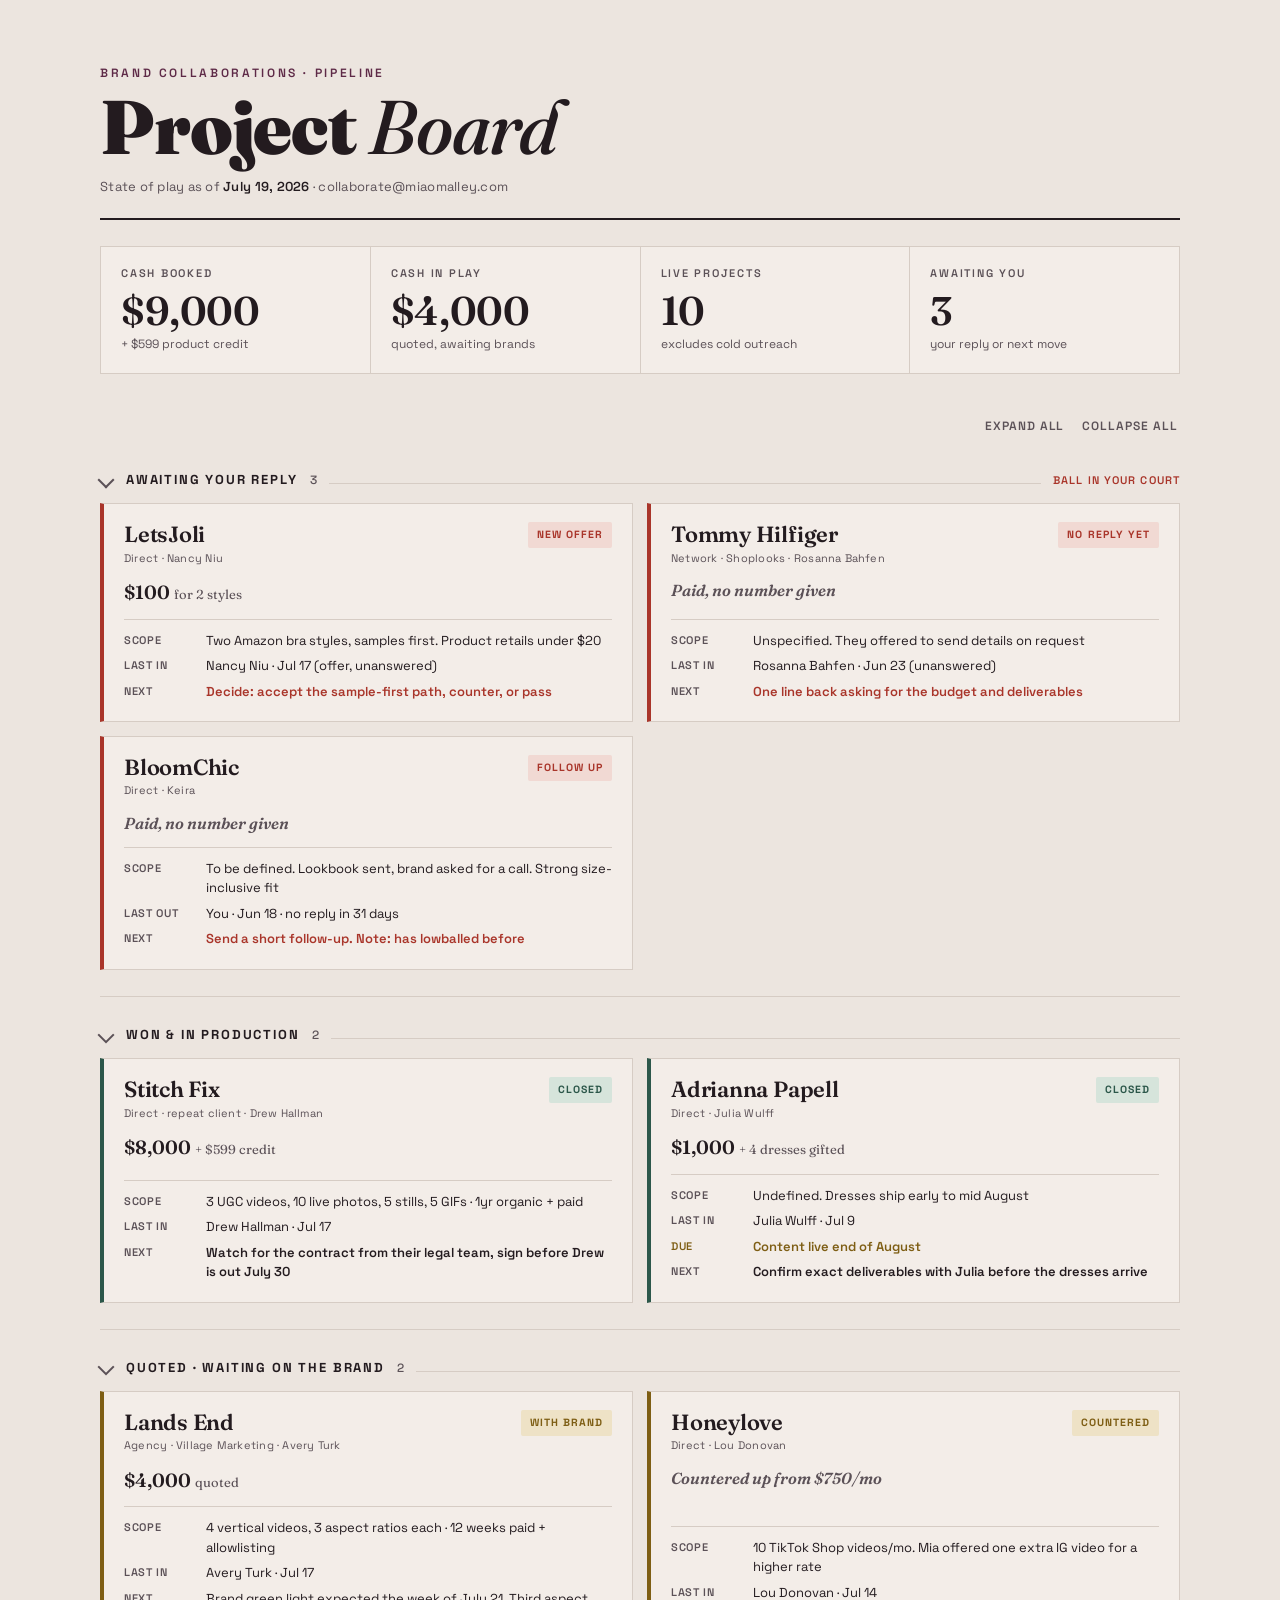
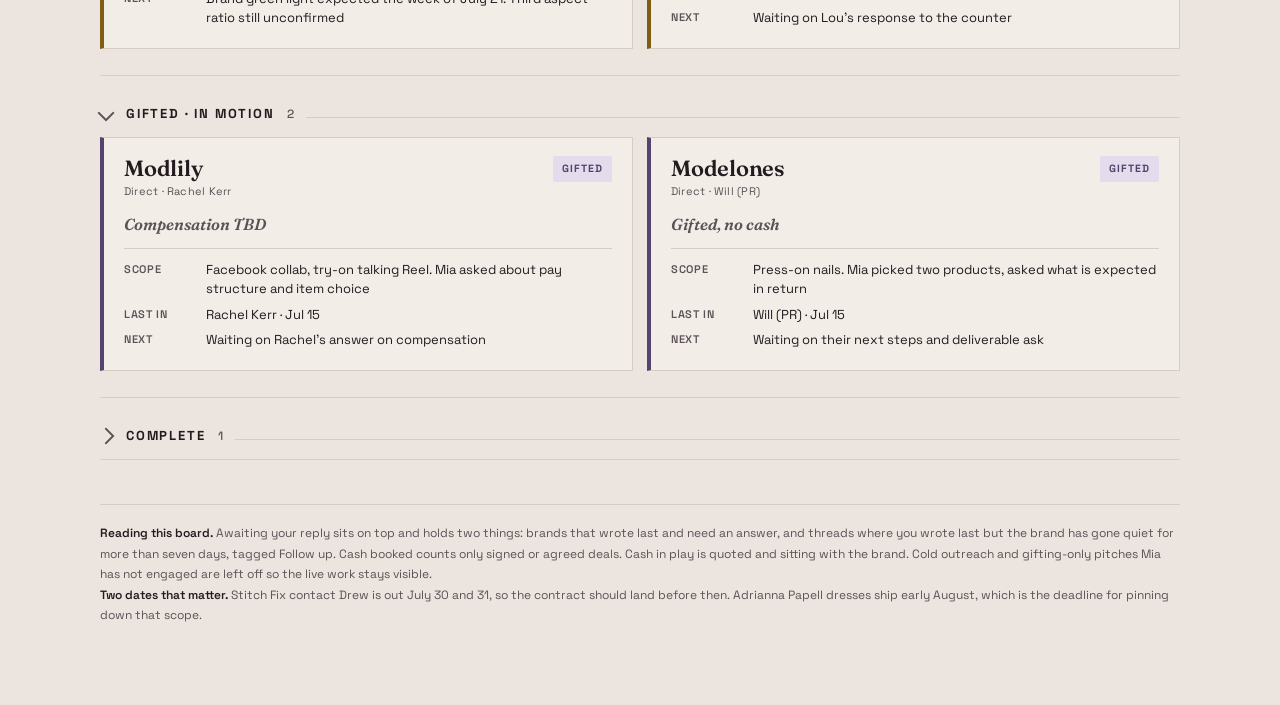
<file: mia_project_board_26_07_19.html>
<!DOCTYPE html>
<html lang="en">
<head>
<meta charset="UTF-8">
<meta name="viewport" content="width=device-width, initial-scale=1.0">
<title>Mia O'Malley — Project Board</title>
<link rel="preconnect" href="https://fonts.googleapis.com">
<link rel="preconnect" href="https://fonts.gstatic.com" crossorigin>
<link href="https://fonts.googleapis.com/css2?family=Fraunces:opsz,wght@9..144,400;9..144,500;9..144,600;9..144,900&family=Space+Grotesk:wght@400;500;600;700&display=swap" rel="stylesheet">
<style>
  :root{
    --paper:#ECE5DF;
    --paper-2:#F3EDE8;
    --ink:#231B1F;
    --ink-soft:#5B5157;
    --plum:#5E2A47;
    --rule:#D6CCC4;

    --won-ink:#2C574A;      --won-bg:#D6E4DB;
    --wait-ink:#7E5E14;     --wait-bg:#EEE2C6;
    --act-ink:#A9352A;      --act-bg:#F1D9D3;
    --gift-ink:#54426F;     --gift-bg:#E4DBEC;
    --done-ink:#4F4A48;     --done-bg:#DDD6D1;

    --display:'Fraunces',Georgia,serif;
    --util:'Space Grotesk',system-ui,sans-serif;
  }

  *{box-sizing:border-box;margin:0;padding:0}

  body{
    background:var(--paper);
    color:var(--ink);
    font-family:var(--util);
    line-height:1.5;
    -webkit-font-smoothing:antialiased;
    padding:clamp(20px,5vw,64px) clamp(16px,5vw,48px) 80px;
  }

  .wrap{max-width:1080px;margin:0 auto}

  /* ---------- masthead ---------- */
  .mast{
    border-bottom:2px solid var(--ink);
    padding-bottom:22px;
    margin-bottom:26px;
  }
  .eyebrow{
    font-size:12px;font-weight:600;letter-spacing:.22em;
    text-transform:uppercase;color:var(--plum);
  }
  h1{
    font-family:var(--display);
    font-optical-sizing:auto;
    font-weight:900;
    font-size:clamp(38px,8vw,76px);
    line-height:.95;letter-spacing:-.015em;
    margin:.12em 0 .18em;
  }
  h1 em{font-style:italic;font-weight:500}
  .asof{font-size:13px;color:var(--ink-soft);letter-spacing:.02em}
  .asof b{color:var(--ink);font-weight:600}

  /* ---------- ledger ---------- */
  .ledger{
    display:grid;grid-template-columns:repeat(4,1fr);
    gap:1px;background:var(--rule);border:1px solid var(--rule);
    margin-bottom:40px;
  }
  .cell{background:var(--paper-2);padding:18px 20px 20px}
  .cell .lab{
    font-size:11px;font-weight:600;letter-spacing:.16em;
    text-transform:uppercase;color:var(--ink-soft);
  }
  .cell .fig{
    font-family:var(--display);font-weight:600;
    font-size:clamp(26px,4vw,40px);line-height:1.05;
    margin-top:8px;letter-spacing:-.01em;
  }
  .cell .sub{font-size:12px;color:var(--ink-soft);margin-top:3px}
  @media(max-width:640px){.ledger{grid-template-columns:repeat(2,1fr)}}

  /* toolbar */
  .toolbar{
    display:flex;justify-content:flex-end;gap:14px;
    margin-bottom:18px;
  }
  .toolbar button{
    font-family:var(--util);font-size:12px;font-weight:600;
    letter-spacing:.08em;text-transform:uppercase;
    color:var(--ink-soft);background:none;border:none;
    cursor:pointer;padding:4px 2px;
  }
  .toolbar button:hover{color:var(--plum)}

  /* ---------- accordion section ---------- */
  .section{
    margin-bottom:14px;
    border-bottom:1px solid var(--rule);
  }
  .section[open]{padding-bottom:26px}
  .sec-head{
    display:flex;align-items:baseline;gap:12px;
    padding:14px 0;cursor:pointer;list-style:none;
  }
  .sec-head::-webkit-details-marker{display:none}
  .chev{
    flex:none;width:12px;height:12px;margin-right:2px;
    border-right:2px solid var(--ink-soft);
    border-bottom:2px solid var(--ink-soft);
    transform:rotate(-45deg);transition:transform .2s ease;
    align-self:center;
  }
  .section[open] .chev{transform:rotate(45deg)}
  .sec-head h2{
    font-size:13px;font-weight:700;letter-spacing:.14em;text-transform:uppercase;
  }
  .sec-head .count{font-size:12px;color:var(--ink-soft);font-weight:500}
  .sec-head .line{flex:1;height:1px;background:var(--rule)}
  .sec-head .hint{
    font-size:11px;font-weight:600;letter-spacing:.1em;text-transform:uppercase;
    color:var(--act-ink);
  }

  /* ---------- cards ---------- */
  .grid{display:grid;grid-template-columns:repeat(2,1fr);gap:14px}
  @media(max-width:720px){.grid{grid-template-columns:1fr}}

  .card{
    background:var(--paper-2);
    border:1px solid var(--rule);
    border-left:4px solid var(--done-ink);
    padding:18px 20px 20px;
    display:flex;flex-direction:column;
  }
  .section[open] .card{animation:rise .45s ease both}
  @keyframes rise{from{opacity:0;transform:translateY(8px)}to{opacity:1;transform:none}}

  .card .top{display:flex;justify-content:space-between;align-items:flex-start;gap:12px;margin-bottom:10px}
  .brand{font-family:var(--display);font-weight:600;font-size:22px;line-height:1.1;letter-spacing:-.01em}
  .src{font-size:11px;color:var(--ink-soft);margin-top:3px;letter-spacing:.02em}

  .tag{
    flex:none;font-size:10.5px;font-weight:700;letter-spacing:.1em;text-transform:uppercase;
    padding:5px 9px;border-radius:2px;white-space:nowrap;
  }

  .money{font-family:var(--display);font-weight:600;font-size:19px;margin:2px 0 12px}
  .money .credit{font-size:13px;color:var(--ink-soft);font-weight:400}
  .money.tbd{color:var(--ink-soft);font-style:italic;font-size:16px}

  .meta{border-top:1px solid var(--rule);padding-top:11px;margin-top:auto}
  .row{display:flex;gap:8px;font-size:13px;margin-bottom:6px}
  .row:last-child{margin-bottom:0}
  .row .k{
    flex:none;width:74px;color:var(--ink-soft);
    font-size:11px;font-weight:600;letter-spacing:.06em;text-transform:uppercase;padding-top:1px;
  }
  .row .v{color:var(--ink)}
  .row .v.next{font-weight:600}
  .row .v.due{font-weight:600}
  .s-won .v.due,.s-wait .v.due{color:var(--wait-ink)}
  .row.deadline .k{color:var(--wait-ink)}

  .s-won{border-left-color:var(--won-ink)}
  .s-won .tag{background:var(--won-bg);color:var(--won-ink)}
  .s-wait{border-left-color:var(--wait-ink)}
  .s-wait .tag{background:var(--wait-bg);color:var(--wait-ink)}
  .s-act{border-left-color:var(--act-ink)}
  .s-act .tag{background:var(--act-bg);color:var(--act-ink)}
  .s-act .v.next{color:var(--act-ink)}
  .s-gift{border-left-color:var(--gift-ink)}
  .s-gift .tag{background:var(--gift-bg);color:var(--gift-ink)}
  .s-done{border-left-color:var(--done-ink)}
  .s-done .tag{background:var(--done-bg);color:var(--done-ink)}

  footer{
    margin-top:44px;padding-top:18px;border-top:1px solid var(--rule);
    font-size:12px;color:var(--ink-soft);line-height:1.7;
  }
  footer b{color:var(--ink);font-weight:600}

  @media(prefers-reduced-motion:reduce){
    .section[open] .card{animation:none}
    .chev{transition:none}
  }
</style>
</head>
<body>
<div class="wrap">

  <header class="mast">
    <div class="eyebrow">Brand Collaborations · Pipeline</div>
    <h1>Project <em>Board</em></h1>
    <div class="asof">State of play as of <b>July 19, 2026</b> · collaborate@miaomalley.com</div>
  </header>

  <section class="ledger" aria-label="Pipeline totals">
    <div class="cell"><div class="lab">Cash booked</div><div class="fig">$9,000</div><div class="sub">+ $599 product credit</div></div>
    <div class="cell"><div class="lab">Cash in play</div><div class="fig">$4,000</div><div class="sub">quoted, awaiting brands</div></div>
    <div class="cell"><div class="lab">Live projects</div><div class="fig">10</div><div class="sub">excludes cold outreach</div></div>
    <div class="cell"><div class="lab">Awaiting you</div><div class="fig">3</div><div class="sub">your reply or next move</div></div>
  </section>

  <div class="toolbar">
    <button type="button" onclick="document.querySelectorAll('details.section').forEach(d=>d.open=true)">Expand all</button>
    <button type="button" onclick="document.querySelectorAll('details.section').forEach(d=>d.open=false)">Collapse all</button>
  </div>

  <!-- ===== AWAITING MIA (top) ===== -->
  <details class="section" open>
    <summary class="sec-head">
      <span class="chev"></span>
      <h2>Awaiting your reply</h2><span class="count">3</span>
      <span class="line"></span><span class="hint">Ball in your court</span>
    </summary>
    <div class="grid">

      <article class="card s-act">
        <div class="top">
          <div><div class="brand">LetsJoli</div><div class="src">Direct · Nancy Niu</div></div>
          <div class="tag">New offer</div>
        </div>
        <div class="money">$100 <span class="credit">for 2 styles</span></div>
        <div class="meta">
          <div class="row"><span class="k">Scope</span><span class="v">Two Amazon bra styles, samples first. Product retails under $20</span></div>
          <div class="row"><span class="k">Last in</span><span class="v">Nancy Niu · Jul 17 (offer, unanswered)</span></div>
          <div class="row"><span class="k">Next</span><span class="v next">Decide: accept the sample-first path, counter, or pass</span></div>
        </div>
      </article>

      <article class="card s-act">
        <div class="top">
          <div><div class="brand">Tommy Hilfiger</div><div class="src">Network · Shoplooks · Rosanna Bahfen</div></div>
          <div class="tag">No reply yet</div>
        </div>
        <div class="money tbd">Paid, no number given</div>
        <div class="meta">
          <div class="row"><span class="k">Scope</span><span class="v">Unspecified. They offered to send details on request</span></div>
          <div class="row"><span class="k">Last in</span><span class="v">Rosanna Bahfen · Jun 23 (unanswered)</span></div>
          <div class="row"><span class="k">Next</span><span class="v next">One line back asking for the budget and deliverables</span></div>
        </div>
      </article>

      <article class="card s-act">
        <div class="top">
          <div><div class="brand">BloomChic</div><div class="src">Direct · Keira</div></div>
          <div class="tag">Follow up</div>
        </div>
        <div class="money tbd">Paid, no number given</div>
        <div class="meta">
          <div class="row"><span class="k">Scope</span><span class="v">To be defined. Lookbook sent, brand asked for a call. Strong size-inclusive fit</span></div>
          <div class="row"><span class="k">Last out</span><span class="v">You · Jun 18 · no reply in 31 days</span></div>
          <div class="row"><span class="k">Next</span><span class="v next">Send a short follow-up. Note: has lowballed before</span></div>
        </div>
      </article>

    </div>
  </details>

  <!-- ===== WON ===== -->
  <details class="section" open>
    <summary class="sec-head">
      <span class="chev"></span>
      <h2>Won &amp; in production</h2><span class="count">2</span><span class="line"></span>
    </summary>
    <div class="grid">

      <article class="card s-won">
        <div class="top">
          <div><div class="brand">Stitch Fix</div><div class="src">Direct · repeat client · Drew Hallman</div></div>
          <div class="tag">Closed</div>
        </div>
        <div class="money">$8,000 <span class="credit">+ $599 credit</span></div>
        <div class="meta">
          <div class="row"><span class="k">Scope</span><span class="v">3 UGC videos, 10 live photos, 5 stills, 5 GIFs · 1yr organic + paid</span></div>
          <div class="row"><span class="k">Last in</span><span class="v">Drew Hallman · Jul 17</span></div>
          <div class="row"><span class="k">Next</span><span class="v next">Watch for the contract from their legal team, sign before Drew is out July 30</span></div>
        </div>
      </article>

      <article class="card s-won">
        <div class="top">
          <div><div class="brand">Adrianna Papell</div><div class="src">Direct · Julia Wulff</div></div>
          <div class="tag">Closed</div>
        </div>
        <div class="money">$1,000 <span class="credit">+ 4 dresses gifted</span></div>
        <div class="meta">
          <div class="row"><span class="k">Scope</span><span class="v">Undefined. Dresses ship early to mid August</span></div>
          <div class="row"><span class="k">Last in</span><span class="v">Julia Wulff · Jul 9</span></div>
          <div class="row deadline"><span class="k">Due</span><span class="v due">Content live end of August</span></div>
          <div class="row"><span class="k">Next</span><span class="v next">Confirm exact deliverables with Julia before the dresses arrive</span></div>
        </div>
      </article>

    </div>
  </details>

  <!-- ===== AWAITING BRAND ===== -->
  <details class="section" open>
    <summary class="sec-head">
      <span class="chev"></span>
      <h2>Quoted · waiting on the brand</h2><span class="count">2</span><span class="line"></span>
    </summary>
    <div class="grid">

      <article class="card s-wait">
        <div class="top">
          <div><div class="brand">Lands End</div><div class="src">Agency · Village Marketing · Avery Turk</div></div>
          <div class="tag">With brand</div>
        </div>
        <div class="money">$4,000 <span class="credit">quoted</span></div>
        <div class="meta">
          <div class="row"><span class="k">Scope</span><span class="v">4 vertical videos, 3 aspect ratios each · 12 weeks paid + allowlisting</span></div>
          <div class="row"><span class="k">Last in</span><span class="v">Avery Turk · Jul 17</span></div>
          <div class="row"><span class="k">Next</span><span class="v">Brand green light expected the week of July 21. Third aspect ratio still unconfirmed</span></div>
        </div>
      </article>

      <article class="card s-wait">
        <div class="top">
          <div><div class="brand">Honeylove</div><div class="src">Direct · Lou Donovan</div></div>
          <div class="tag">Countered</div>
        </div>
        <div class="money tbd">Countered up from $750/mo</div>
        <div class="meta">
          <div class="row"><span class="k">Scope</span><span class="v">10 TikTok Shop videos/mo. Mia offered one extra IG video for a higher rate</span></div>
          <div class="row"><span class="k">Last in</span><span class="v">Lou Donovan · Jul 14</span></div>
          <div class="row"><span class="k">Next</span><span class="v">Waiting on Lou's response to the counter</span></div>
        </div>
      </article>

    </div>
  </details>

  <!-- ===== GIFTED ===== -->
  <details class="section" open>
    <summary class="sec-head">
      <span class="chev"></span>
      <h2>Gifted · in motion</h2><span class="count">2</span><span class="line"></span>
    </summary>
    <div class="grid">

      <article class="card s-gift">
        <div class="top">
          <div><div class="brand">Modlily</div><div class="src">Direct · Rachel Kerr</div></div>
          <div class="tag">Gifted</div>
        </div>
        <div class="money tbd">Compensation TBD</div>
        <div class="meta">
          <div class="row"><span class="k">Scope</span><span class="v">Facebook collab, try-on talking Reel. Mia asked about pay structure and item choice</span></div>
          <div class="row"><span class="k">Last in</span><span class="v">Rachel Kerr · Jul 15</span></div>
          <div class="row"><span class="k">Next</span><span class="v">Waiting on Rachel's answer on compensation</span></div>
        </div>
      </article>

      <article class="card s-gift">
        <div class="top">
          <div><div class="brand">Modelones</div><div class="src">Direct · Will (PR)</div></div>
          <div class="tag">Gifted</div>
        </div>
        <div class="money tbd">Gifted, no cash</div>
        <div class="meta">
          <div class="row"><span class="k">Scope</span><span class="v">Press-on nails. Mia picked two products, asked what is expected in return</span></div>
          <div class="row"><span class="k">Last in</span><span class="v">Will (PR) · Jul 15</span></div>
          <div class="row"><span class="k">Next</span><span class="v">Waiting on their next steps and deliverable ask</span></div>
        </div>
      </article>

    </div>
  </details>

  <!-- ===== COMPLETE ===== -->
  <details class="section">
    <summary class="sec-head">
      <span class="chev"></span>
      <h2>Complete</h2><span class="count">1</span><span class="line"></span>
    </summary>
    <div class="grid">

      <article class="card s-done">
        <div class="top">
          <div><div class="brand">Quince</div><div class="src">Direct · via GRIN · Lily Goldberg</div></div>
          <div class="tag">Delivered</div>
        </div>
        <div class="money tbd">Gifted + affiliate code</div>
        <div class="meta">
          <div class="row"><span class="k">Scope</span><span class="v">1 IG story + 1 in-feed post. Content approved July 7</span></div>
          <div class="row"><span class="k">Last in</span><span class="v">GRIN · Jul 9 (metrics request)</span></div>
          <div class="row"><span class="k">Next</span><span class="v next">Send GRIN the Instagram metrics it requested, then close out</span></div>
        </div>
      </article>

    </div>
  </details>

  <footer>
    <b>Reading this board.</b> Awaiting your reply sits on top and holds two things: brands that wrote last and need an answer, and threads where you wrote last but the brand has gone quiet for more than seven days, tagged Follow up. Cash booked counts only signed or agreed deals. Cash in play is quoted and sitting with the brand. Cold outreach and gifting-only pitches Mia has not engaged are left off so the live work stays visible.<br>
    <b>Two dates that matter.</b> Stitch Fix contact Drew is out July 30 and 31, so the contract should land before then. Adrianna Papell dresses ship early August, which is the deadline for pinning down that scope.
  </footer>

</div>
</body>
</html>
</file>
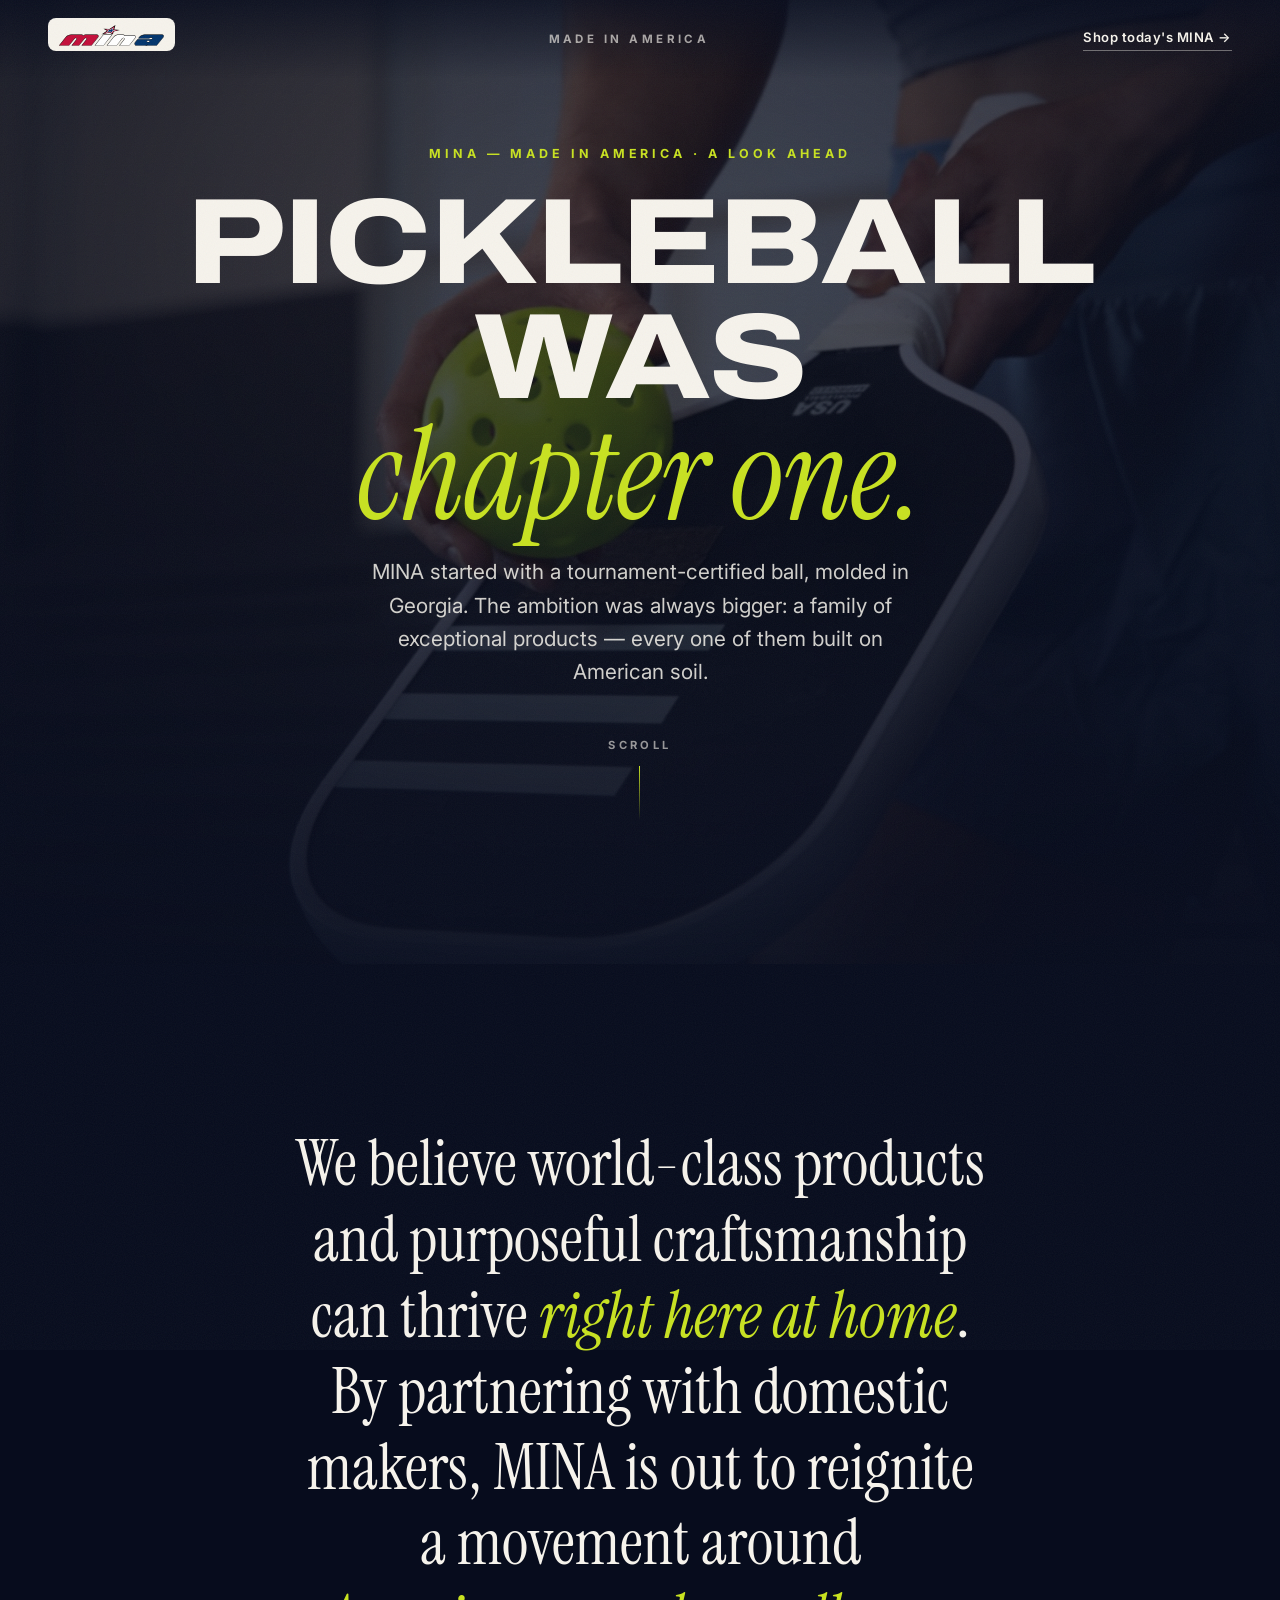
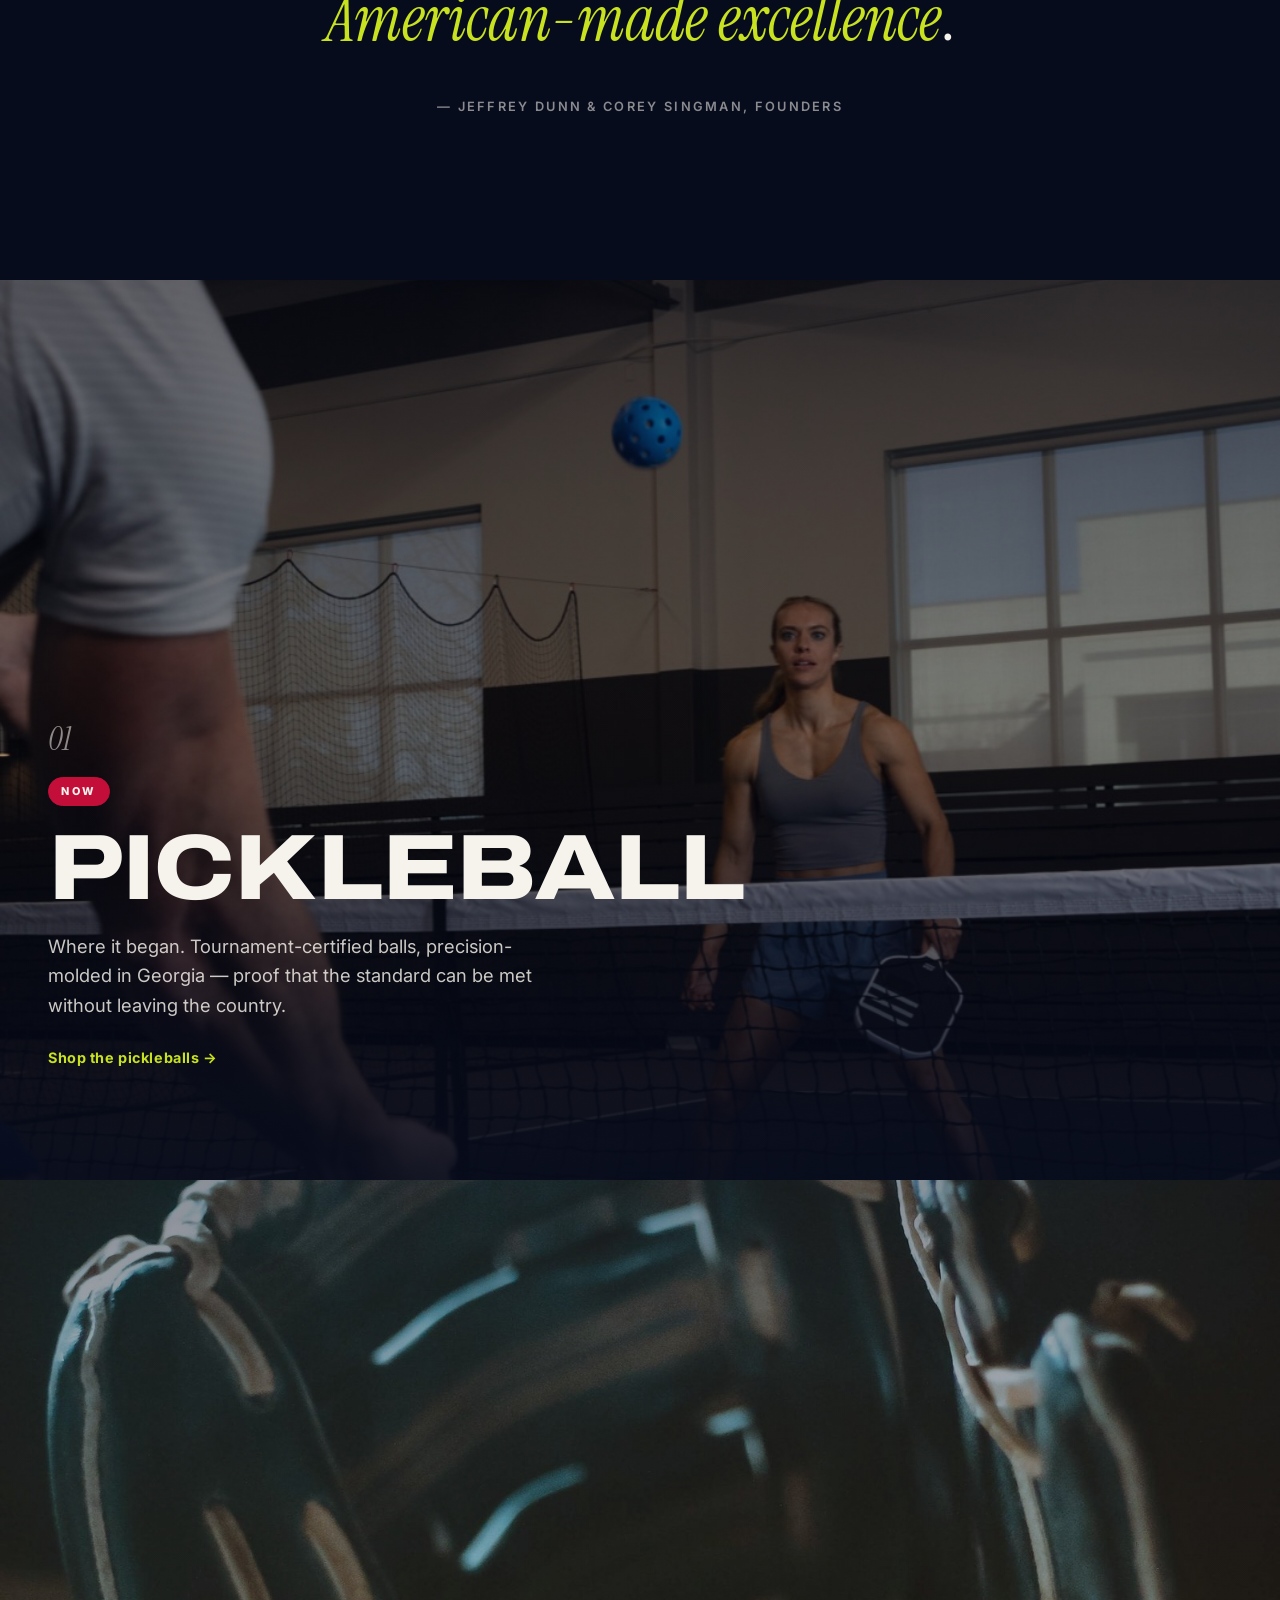
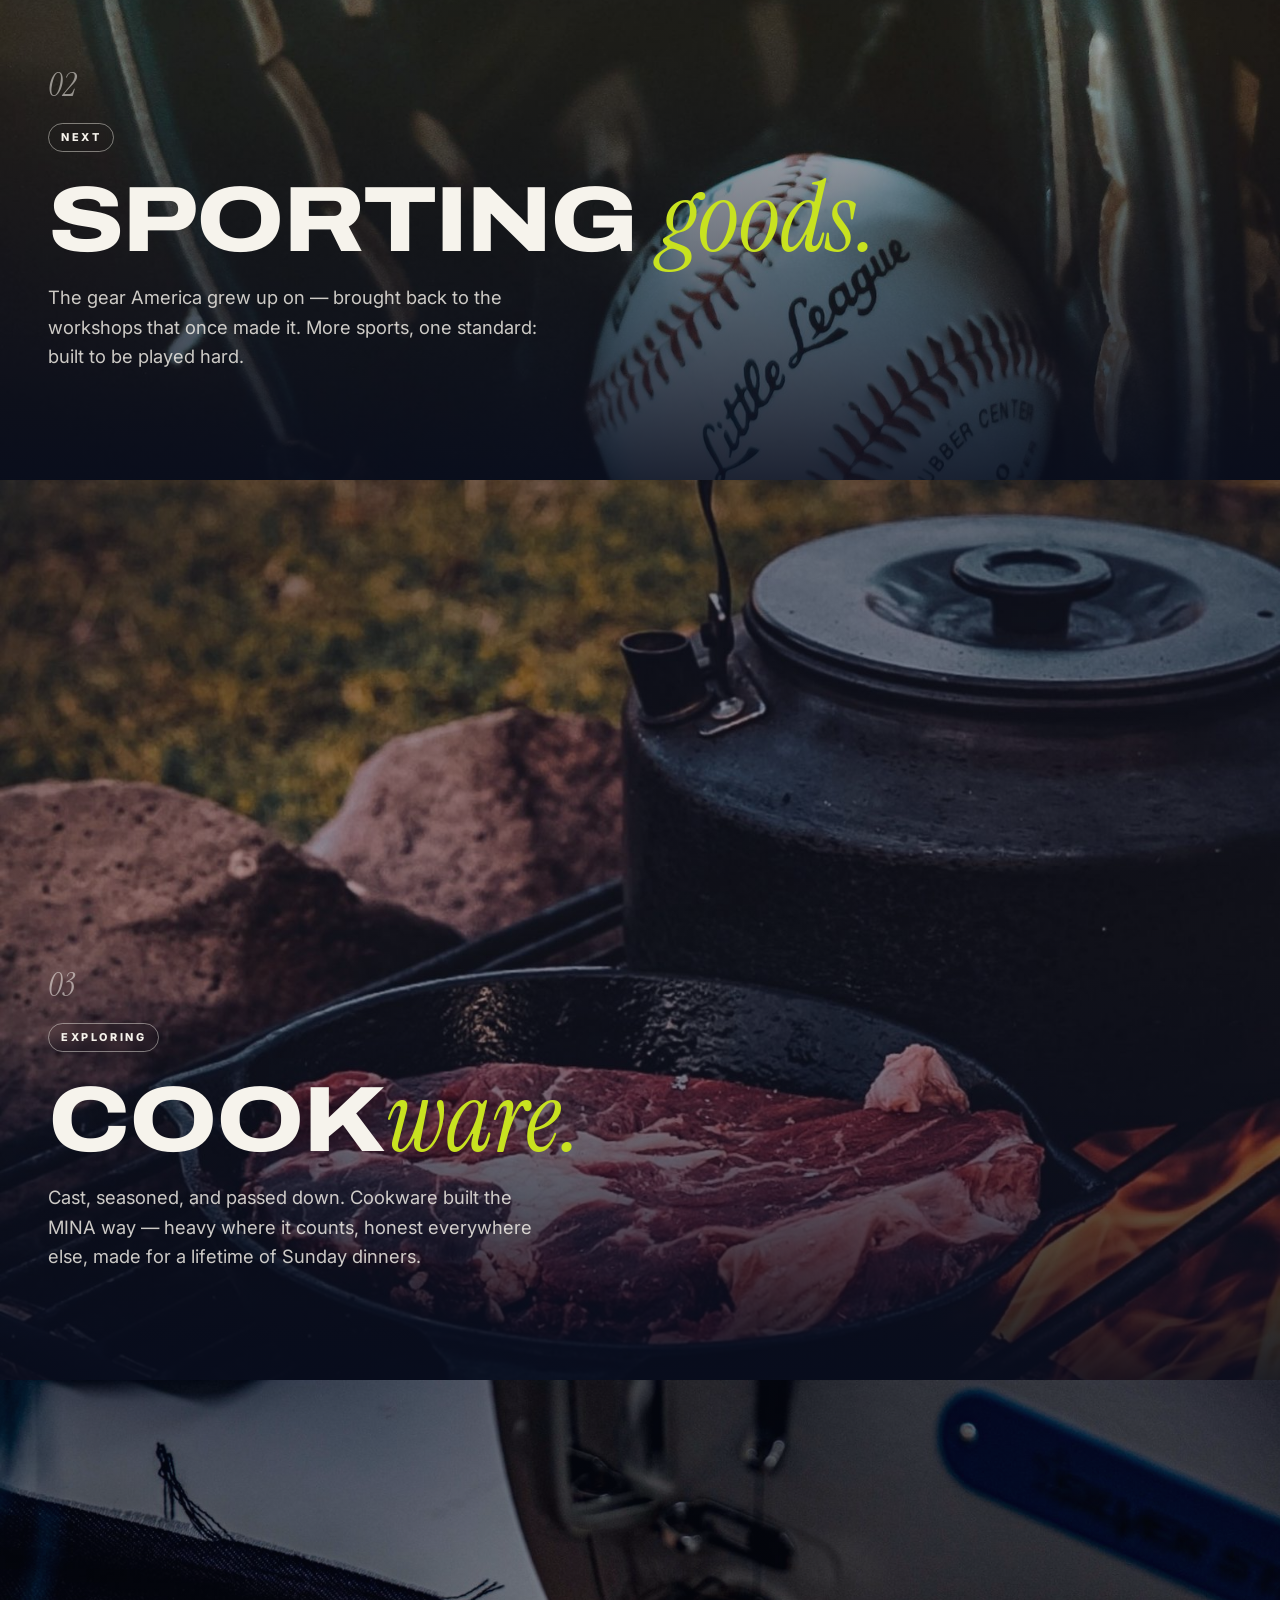
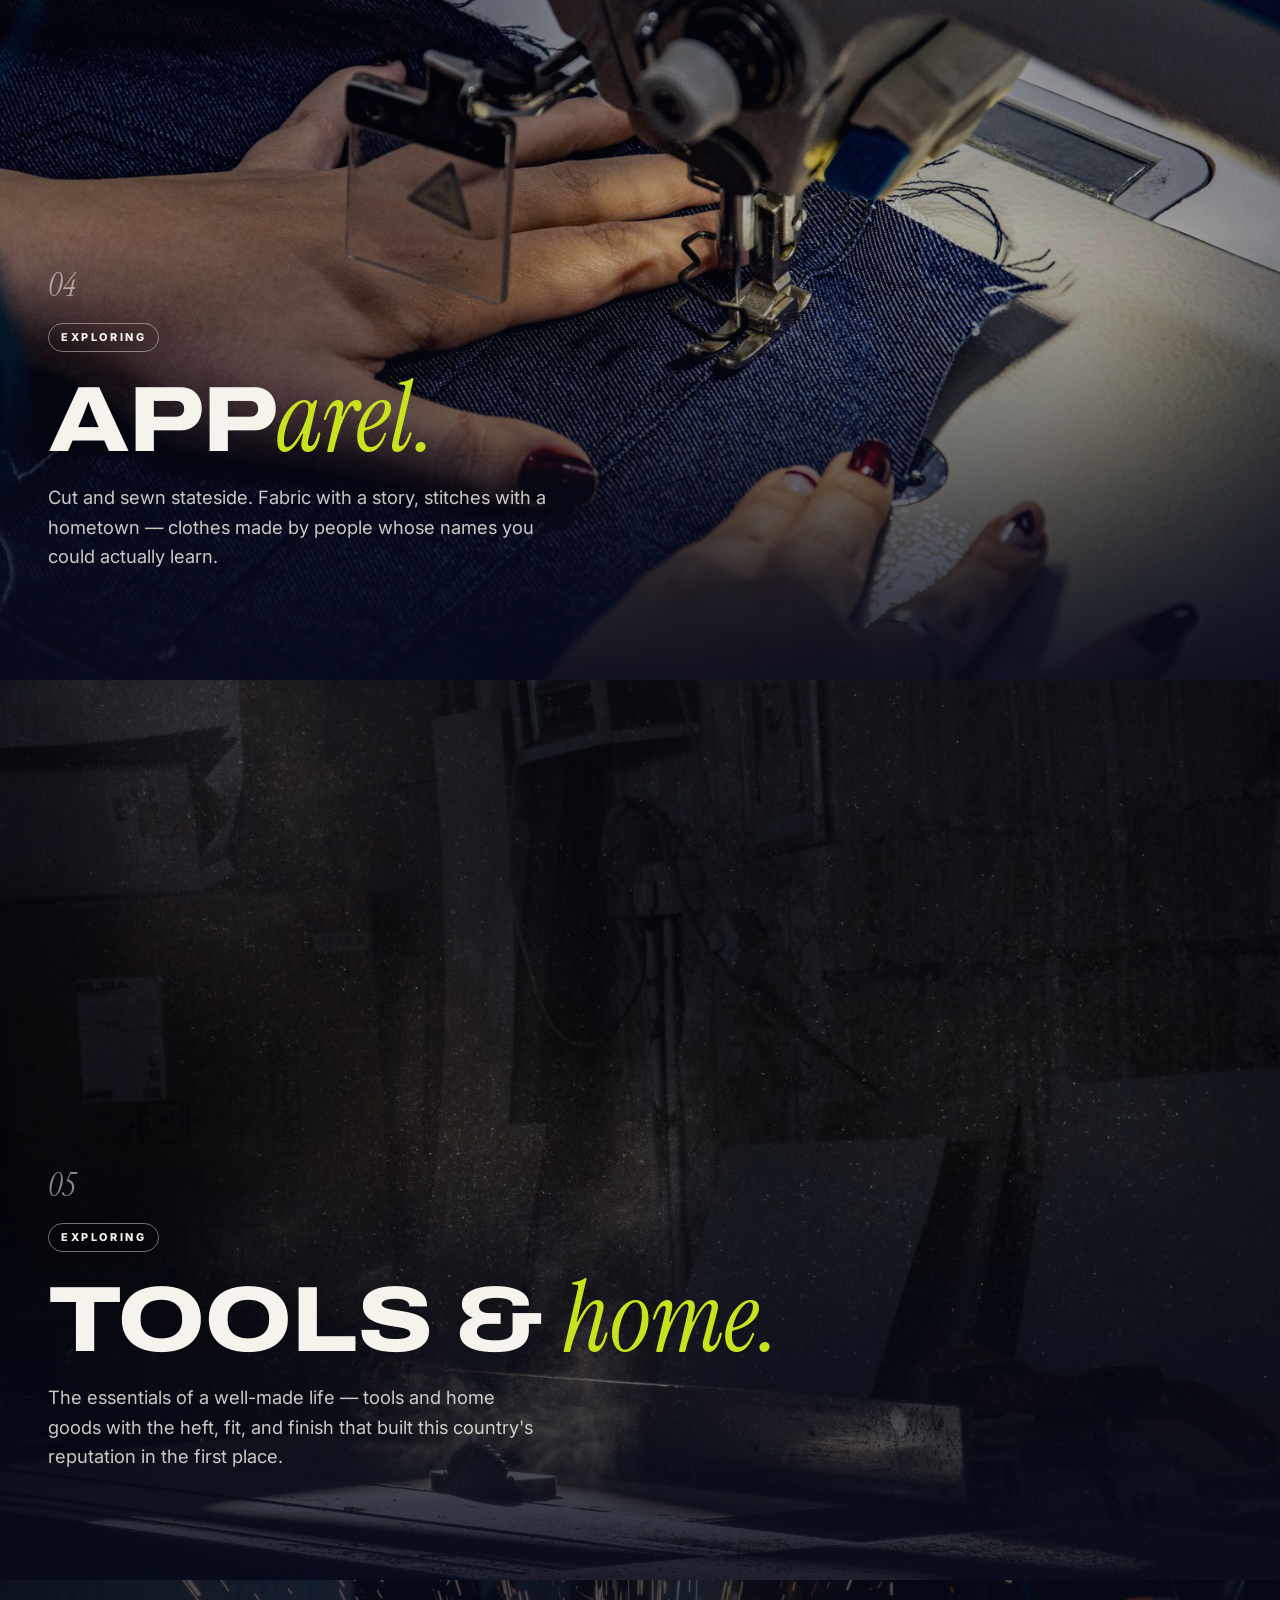
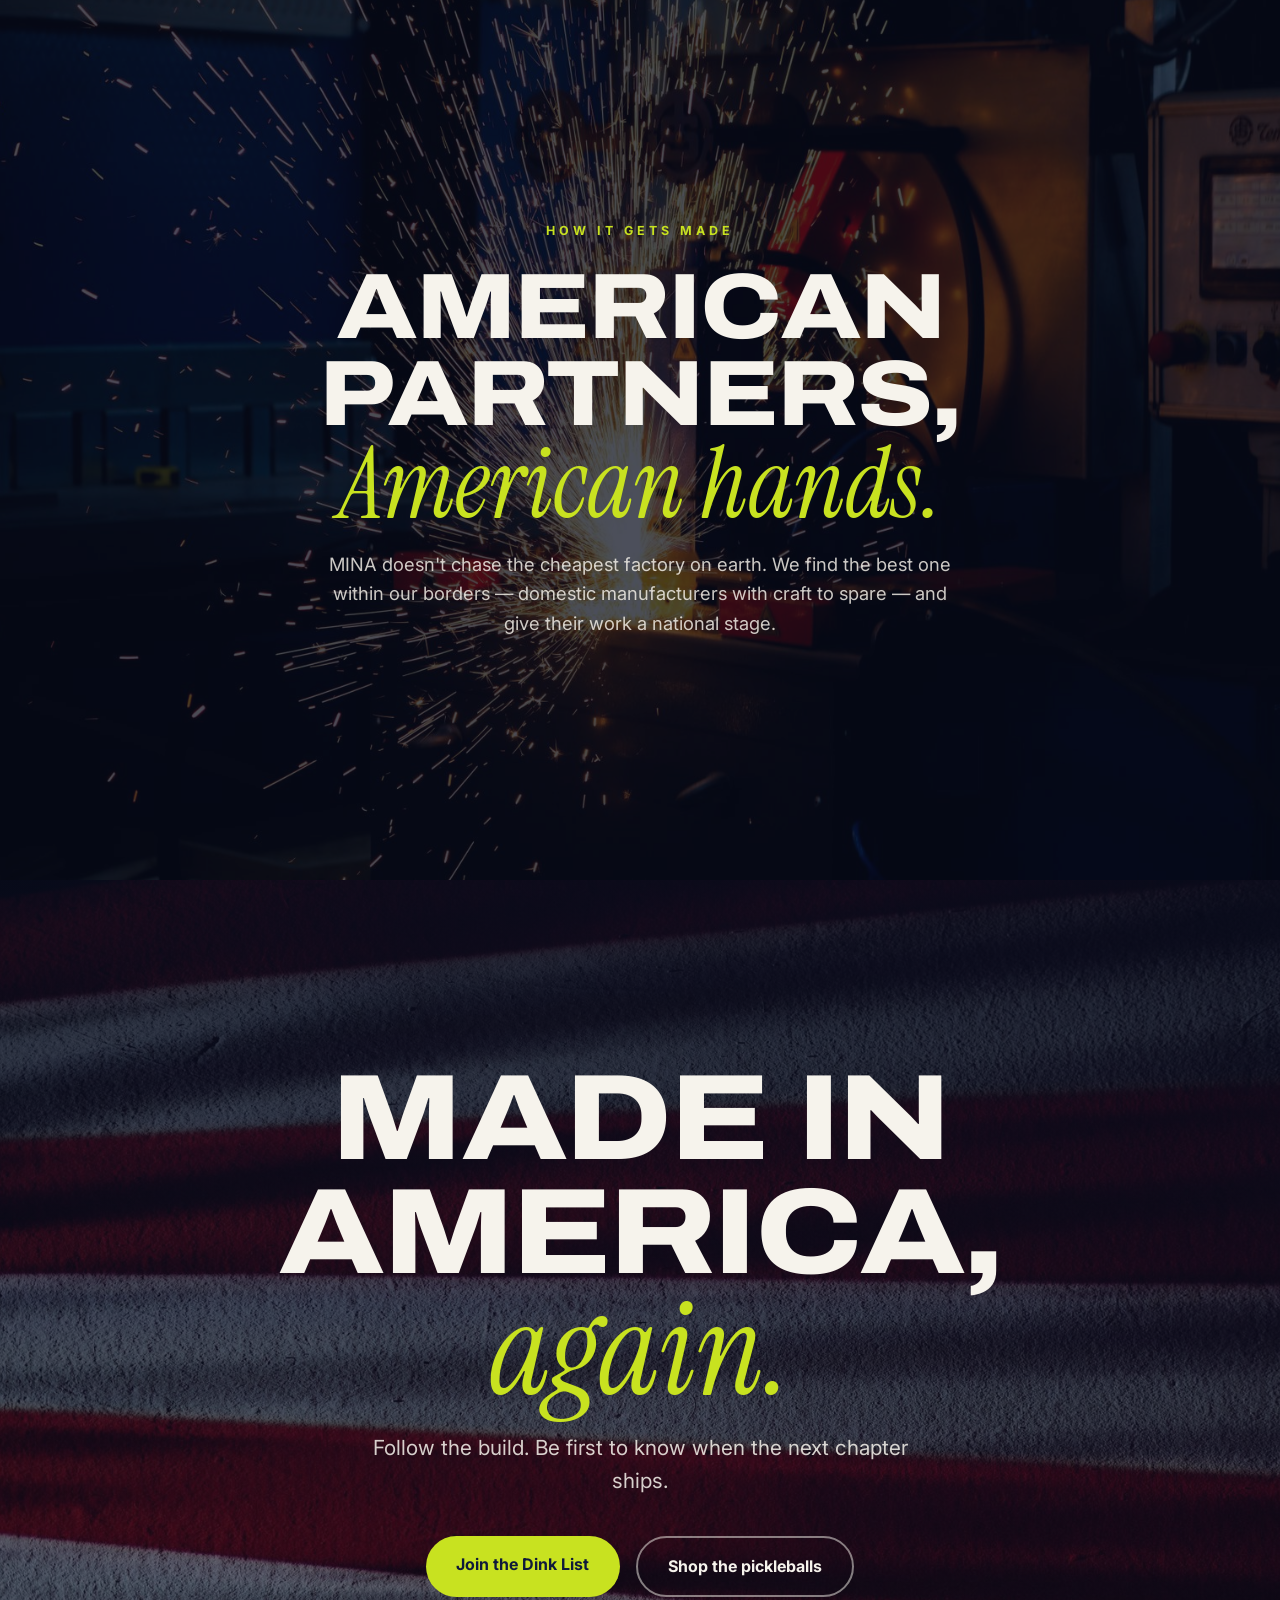
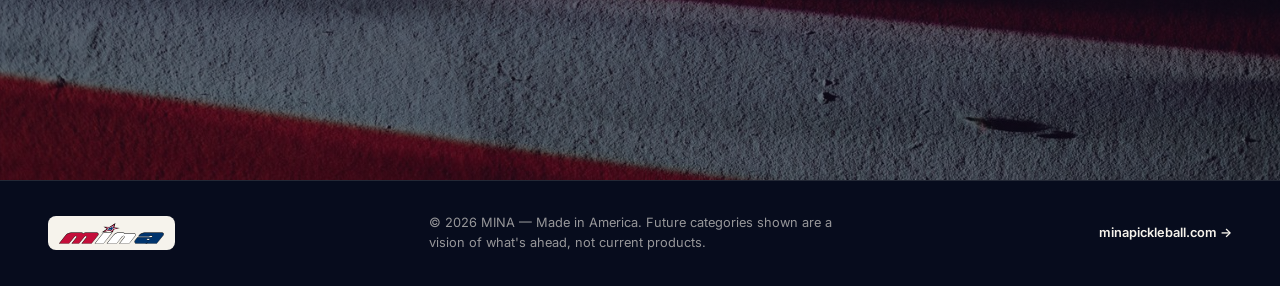
<file: mina-pickleball/future.html>
<!doctype html>
<html lang="en">
<head>
<meta charset="utf-8">
<meta name="viewport" content="width=device-width, initial-scale=1">
<title>The Future of MINA — Made in America, Again</title>
<meta name="description" content="Pickleball was chapter one. MINA's vision: sporting goods, cookware, apparel, tools, and home essentials — all built with pride on American soil.">
<meta property="og:title" content="The Future of MINA">
<meta property="og:description" content="Made in America, again. A look at where MINA is going.">
<meta property="og:image" content="media/future/flag.jpg">
<link rel="preconnect" href="https://fonts.googleapis.com">
<link rel="preconnect" href="https://fonts.gstatic.com" crossorigin>
<link href="https://fonts.googleapis.com/css2?family=Archivo:ital,wdth,wght@0,62..125,100..900;1,62..125,100..900&family=Instrument+Serif:ital@0;1&family=Inter:ital,opsz,wght@0,14..32,100..900;1,14..32,100..900&display=swap" rel="stylesheet">
<link rel="stylesheet" href="css/future.css">
<link rel="icon" href="data:image/svg+xml,<svg xmlns='http://www.w3.org/2000/svg' viewBox='944 0 410 213'><polygon fill='%23000000' points='1353.01 109.23 1217.2 143.65 1198.34 212.65 1126.18 166.72 944.97 212.65 1067.22 129.2 991.25 80.85 1122.91 91.18 1256.47 0 1229.26 99.52 1353.01 109.23'/><polygon fill='%23c40e3a' points='1308.77 114.59 1203.07 141.37 1188.4 195.07 1132.24 159.33 991.21 195.07 1086.35 130.13 1027.23 92.5 1129.69 100.54 1233.64 29.58 1212.46 107.03 1308.77 114.59'/><polygon fill='%23ffffff' points='1270.94 117.03 1191.09 137.27 1180 177.84 1137.58 150.83 1031.04 177.84 1102.92 128.77 1058.25 100.35 1135.66 106.42 1214.18 52.81 1198.18 111.32 1270.94 117.03'/><polygon fill='%2300346d' points='1244.09 119.35 1182.78 134.89 1174.27 166.03 1141.69 145.3 1059.89 166.03 1115.08 128.36 1080.78 106.54 1140.22 111.2 1200.51 70.04 1188.23 114.96 1244.09 119.35'/></svg>">
</head>
<body>

<div class="progress" aria-hidden="true"><span id="progressBar"></span></div>
<div class="grain" aria-hidden="true"></div>

<header class="fnav">
  <a class="fnav__brand" href="index.html" aria-label="MINA Pickleball home">
    <span class="fnav__chip"><img src="media/logo-mark.svg" alt=""></span>
  </a>
  <p class="fnav__label" id="chapterLabel" aria-hidden="true">The Future</p>
  <a class="fnav__back" href="index.html#shop">Shop today's MINA &rarr;</a>
</header>

<main>

<!-- ============ OPENING ============ -->
<section class="panel panel--open" data-label="The Future">
  <div class="panel__media" aria-hidden="true">
    <img src="media/paddle-ball.jpg" alt="" fetchpriority="high" class="kenburns">
    <div class="panel__scrim panel__scrim--open"></div>
  </div>
  <div class="panel__inner panel__inner--center">
    <p class="kicker reveal">MINA &mdash; Made in America &middot; A look ahead</p>
    <h1 class="display">
      <span class="reveal d1">Pickleball was</span>
      <span class="serif reveal d2">chapter one.</span>
    </h1>
    <p class="lede reveal d3">MINA started with a tournament-certified ball, molded in Georgia. The ambition was always bigger: a family of exceptional products &mdash; every one of them built on American soil.</p>
    <span class="scrollcue reveal d4" aria-hidden="true">Scroll<span class="scrollcue__line"></span></span>
  </div>
</section>

<!-- ============ MANIFESTO ============ -->
<section class="manifesto" data-label="The Belief">
  <p class="manifesto__text reveal">We believe world-class products and purposeful craftsmanship can thrive <em>right here at home</em>. By partnering with domestic makers, MINA is out to reignite a movement around <em>American-made excellence</em>.</p>
  <p class="manifesto__sig reveal d2">&mdash; Jeffrey Dunn &amp; Corey Singman, founders</p>
</section>

<!-- ============ CHAPTERS ============ -->
<section class="panel chapter" data-label="Sport">
  <div class="panel__media" aria-hidden="true">
    <img src="media/net-rally.jpg" alt="" loading="lazy">
    <div class="panel__scrim"></div>
  </div>
  <div class="panel__inner">
    <p class="chapter__num" aria-hidden="true">01</p>
    <p class="chapter__status chapter__status--now">Now</p>
    <h2 class="display display--md"><span>Pickleball</span></h2>
    <p class="chapter__copy">Where it began. Tournament-certified balls, precision-molded in Georgia &mdash; proof that the standard can be met without leaving the country.</p>
    <a class="chapter__link" href="index.html#shop">Shop the pickleballs &rarr;</a>
  </div>
</section>

<section class="panel chapter" data-label="Sporting Goods">
  <div class="panel__media" aria-hidden="true">
    <img src="media/future/sport.jpg" alt="" loading="lazy">
    <div class="panel__scrim"></div>
  </div>
  <div class="panel__inner">
    <p class="chapter__num" aria-hidden="true">02</p>
    <p class="chapter__status">Next</p>
    <h2 class="display display--md"><span>Sporting</span> <span class="serif">goods.</span></h2>
    <p class="chapter__copy">The gear America grew up on &mdash; brought back to the workshops that once made it. More sports, one standard: built to be played hard.</p>
  </div>
</section>

<section class="panel chapter" data-label="Cookware">
  <div class="panel__media" aria-hidden="true">
    <img src="media/future/cookware.jpg" alt="" loading="lazy">
    <div class="panel__scrim"></div>
  </div>
  <div class="panel__inner">
    <p class="chapter__num" aria-hidden="true">03</p>
    <p class="chapter__status">Exploring</p>
    <h2 class="display display--md"><span>Cook</span><span class="serif">ware.</span></h2>
    <p class="chapter__copy">Cast, seasoned, and passed down. Cookware built the MINA way &mdash; heavy where it counts, honest everywhere else, made for a lifetime of Sunday dinners.</p>
  </div>
</section>

<section class="panel chapter" data-label="Apparel">
  <div class="panel__media" aria-hidden="true">
    <img src="media/future/apparel.jpg" alt="" loading="lazy">
    <div class="panel__scrim"></div>
  </div>
  <div class="panel__inner">
    <p class="chapter__num" aria-hidden="true">04</p>
    <p class="chapter__status">Exploring</p>
    <h2 class="display display--md"><span>App</span><span class="serif">arel.</span></h2>
    <p class="chapter__copy">Cut and sewn stateside. Fabric with a story, stitches with a hometown &mdash; clothes made by people whose names you could actually learn.</p>
  </div>
</section>

<section class="panel chapter" data-label="Tools & Home">
  <div class="panel__media" aria-hidden="true">
    <img src="media/future/tools.jpg" alt="" loading="lazy">
    <div class="panel__scrim"></div>
  </div>
  <div class="panel__inner">
    <p class="chapter__num" aria-hidden="true">05</p>
    <p class="chapter__status">Exploring</p>
    <h2 class="display display--md"><span>Tools &amp;</span> <span class="serif">home.</span></h2>
    <p class="chapter__copy">The essentials of a well-made life &mdash; tools and home goods with the heft, fit, and finish that built this country's reputation in the first place.</p>
  </div>
</section>

<!-- ============ HOW ============ -->
<section class="panel chapter" data-label="The How">
  <div class="panel__media" aria-hidden="true">
    <img src="media/future/manufacturing.jpg" alt="" loading="lazy">
    <div class="panel__scrim panel__scrim--heavy"></div>
  </div>
  <div class="panel__inner panel__inner--center">
    <p class="kicker reveal">How it gets made</p>
    <h2 class="display display--md reveal d1"><span>American partners,</span> <span class="serif">American hands.</span></h2>
    <p class="chapter__copy chapter__copy--center reveal d2">MINA doesn't chase the cheapest factory on earth. We find the best one within our borders &mdash; domestic manufacturers with craft to spare &mdash; and give their work a national stage.</p>
  </div>
</section>

<!-- ============ CLOSING ============ -->
<section class="panel closing" data-label="Made in America">
  <div class="panel__media" aria-hidden="true">
    <img src="media/future/flag.jpg" alt="" loading="lazy">
    <div class="panel__scrim panel__scrim--closing"></div>
  </div>
  <div class="panel__inner panel__inner--center">
    <h2 class="display reveal"><span>Made in America,</span> <span class="serif">again.</span></h2>
    <p class="lede reveal d1">Follow the build. Be first to know when the next chapter ships.</p>
    <div class="closing__cta reveal d2">
      <a class="btn-solid" href="index.html#signup">Join the Dink List</a>
      <a class="btn-line" href="index.html#shop">Shop the pickleballs</a>
    </div>
  </div>
</section>

</main>

<footer class="ffooter">
  <span class="fnav__chip"><img src="media/logo-mark.svg" alt="MINA"></span>
  <p>&copy; 2026 MINA &mdash; Made in America. Future categories shown are a vision of what's ahead, not current products.</p>
  <a href="index.html">minapickleball.com &rarr;</a>
</footer>

<script src="js/future.js" defer></script>
</body>
</html>
</file>
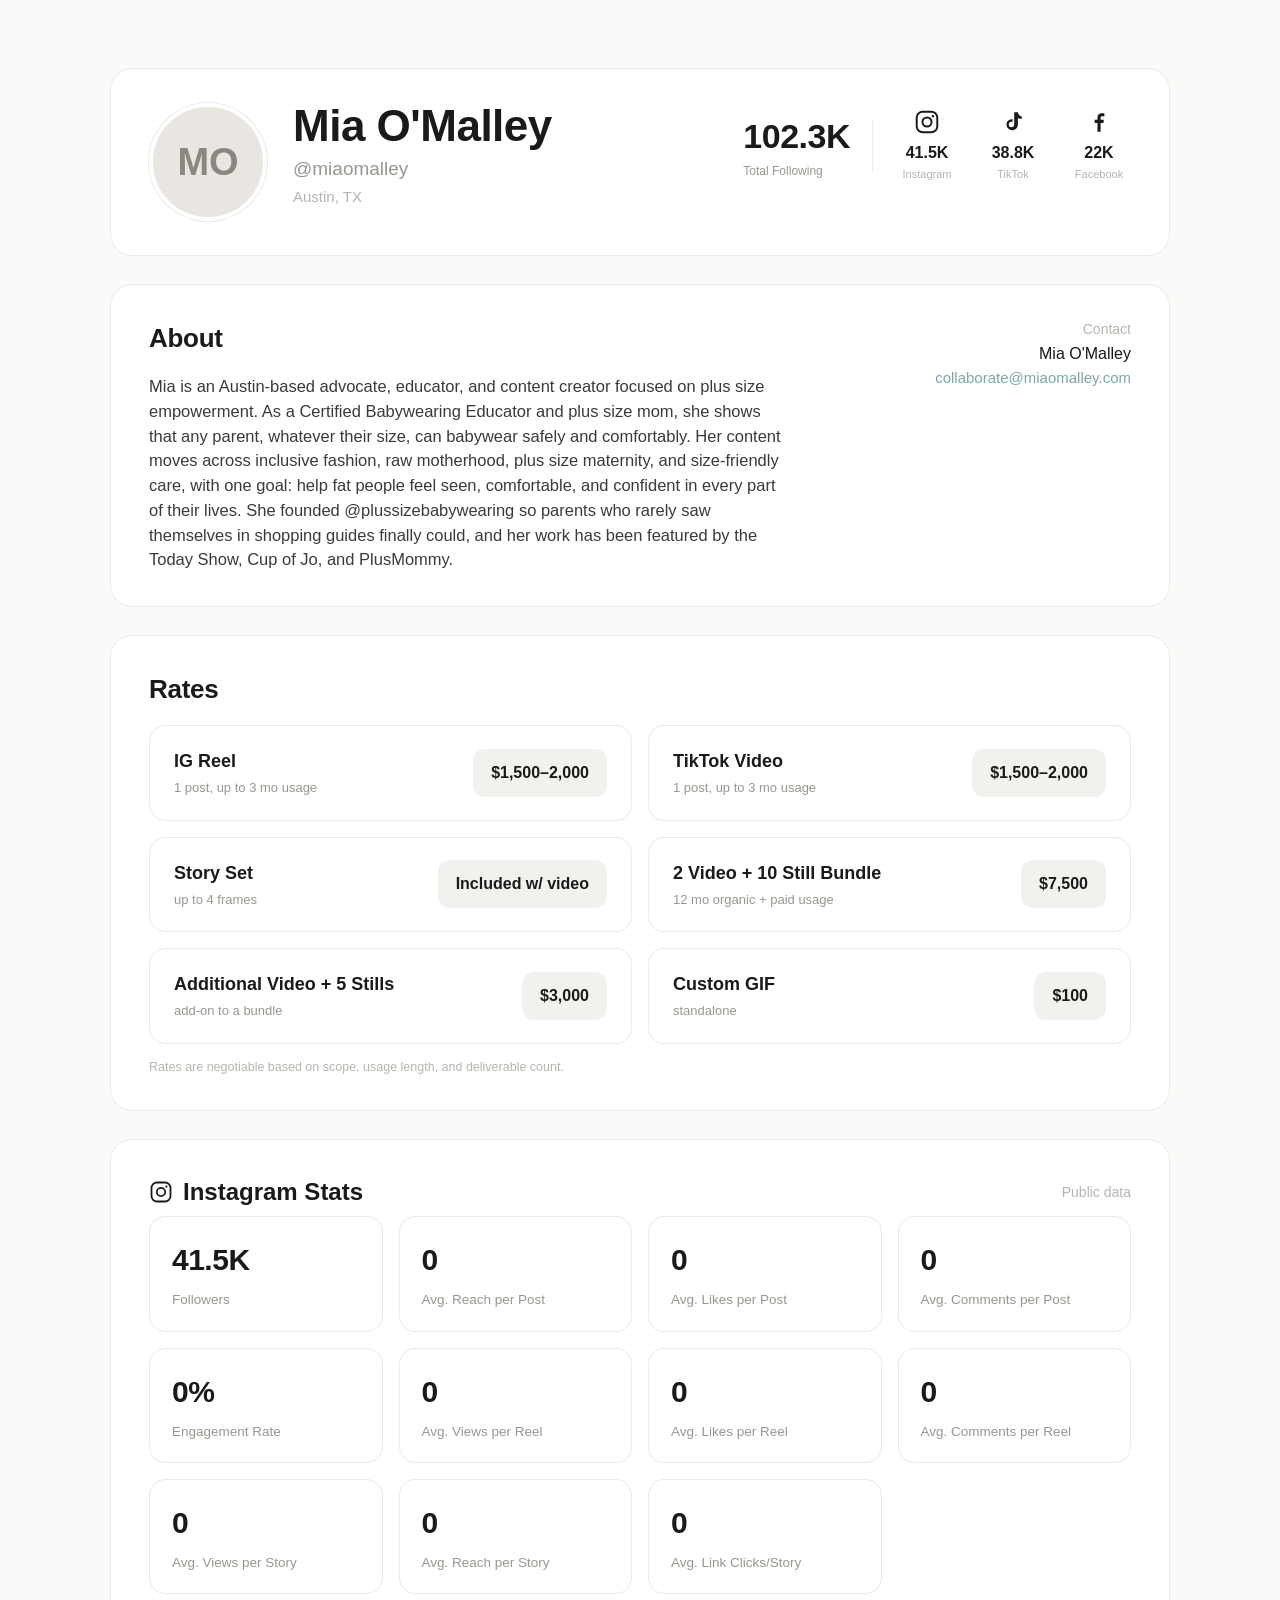
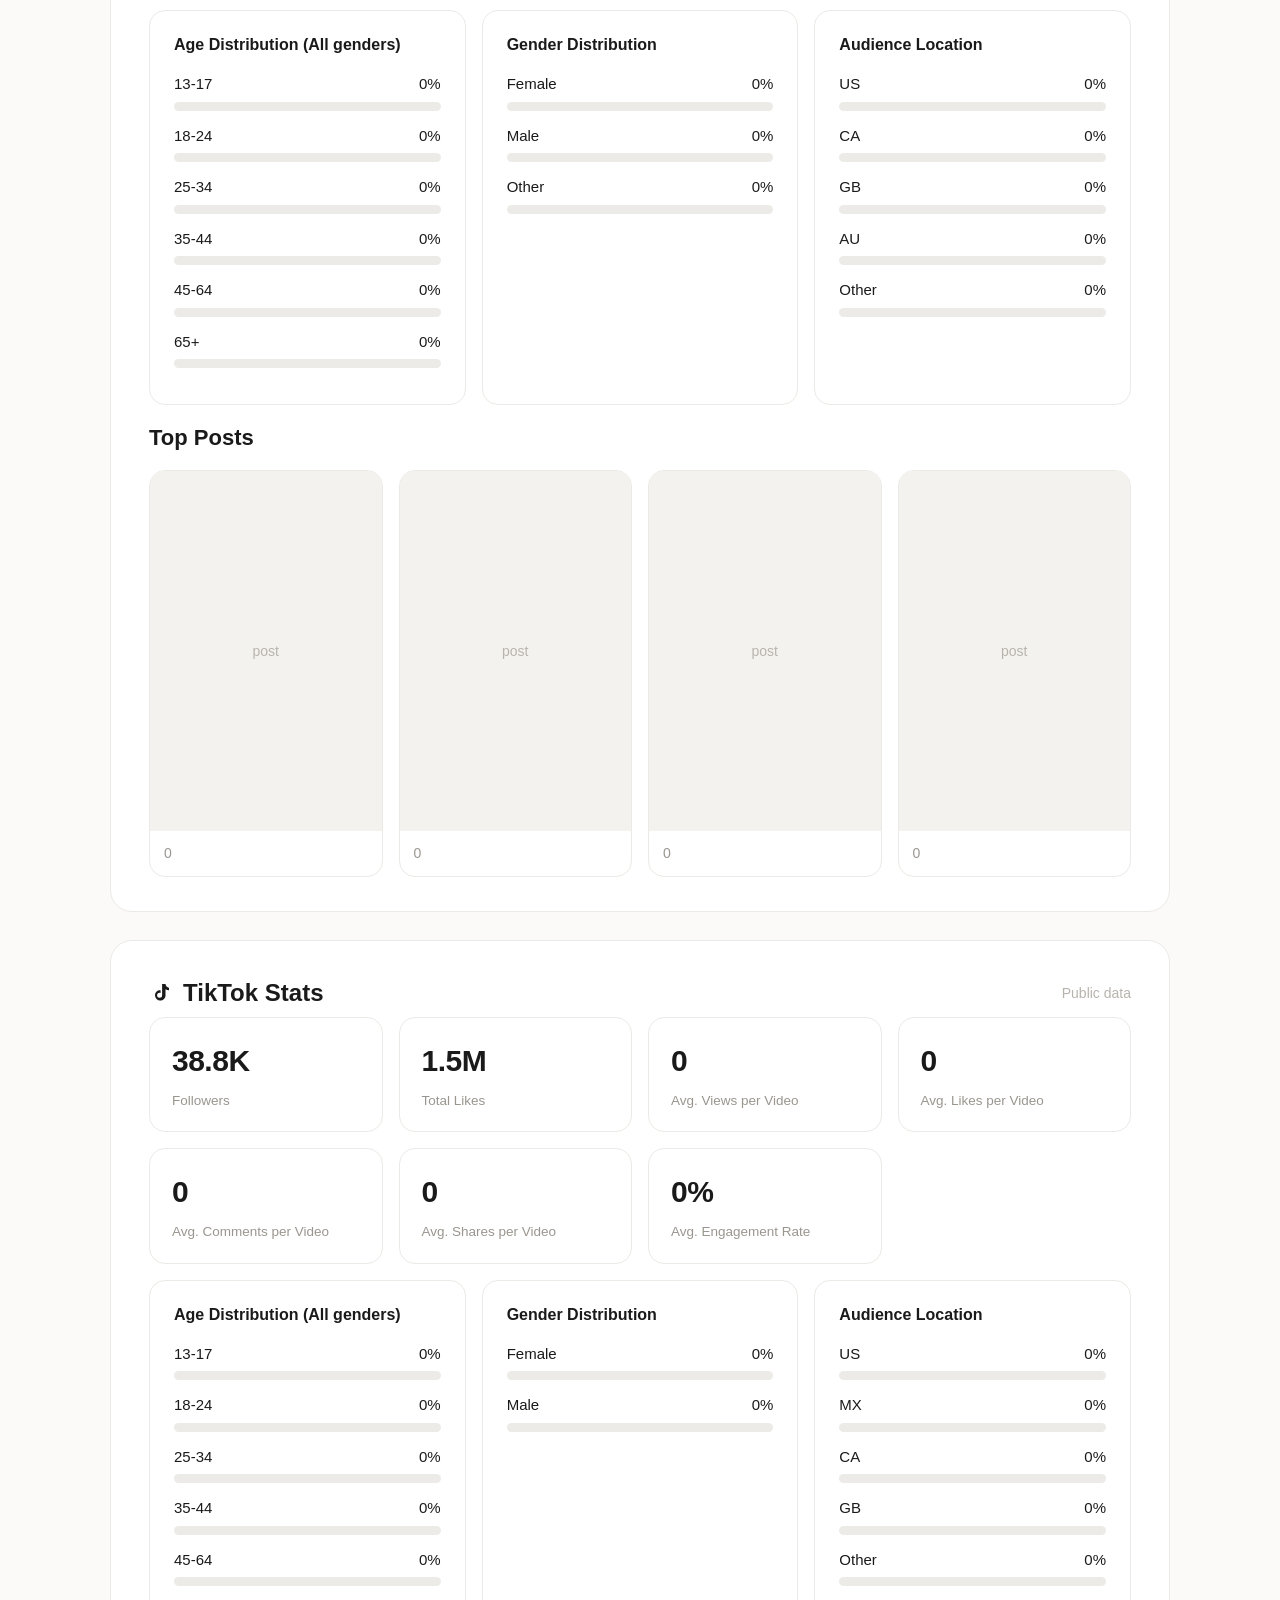
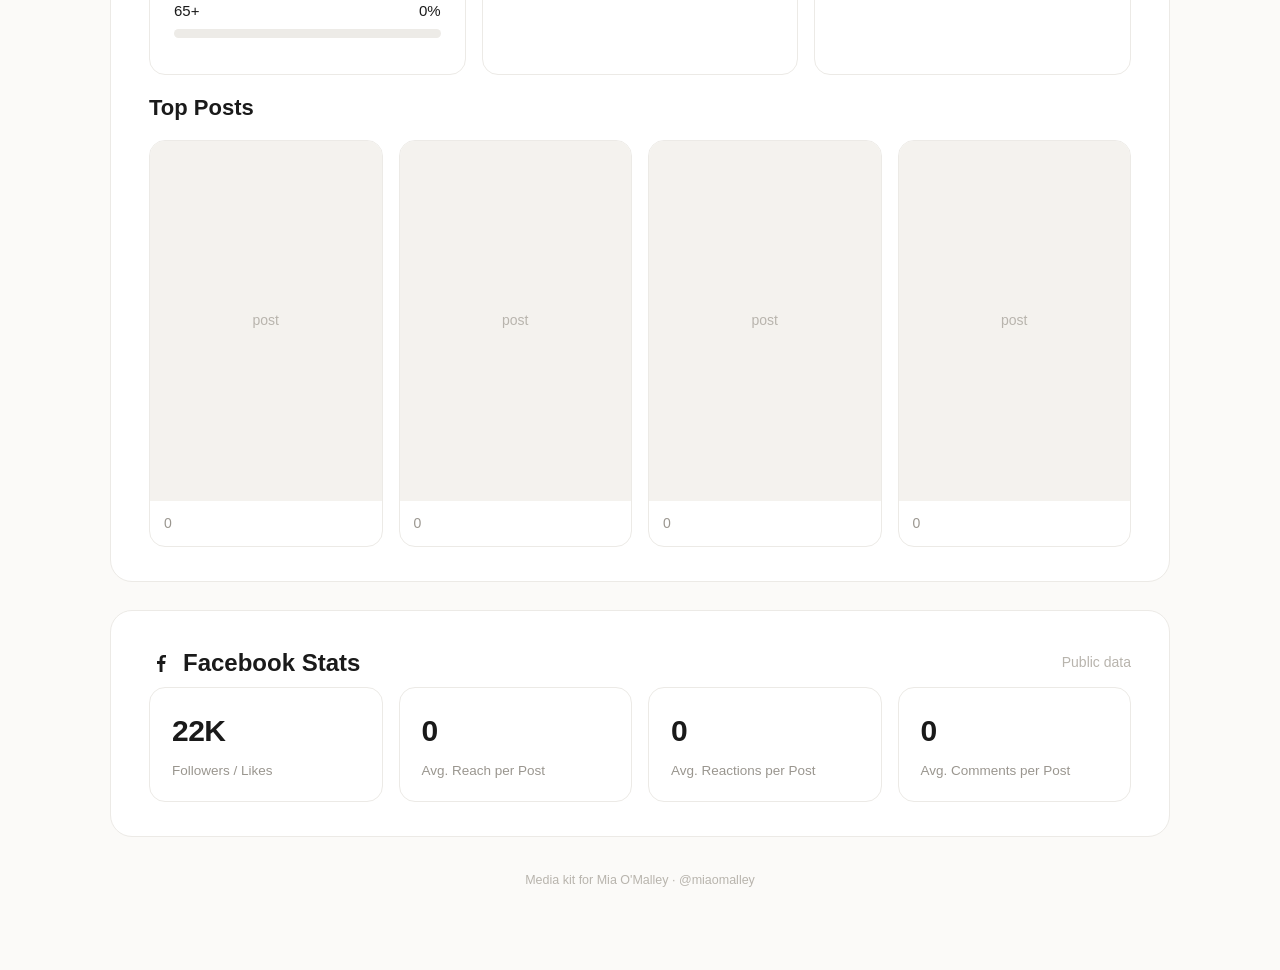
<file: mo/mia_omalley_media_kit_26_07_22.html>
<!DOCTYPE html>
<html lang="en">
<head>
<meta charset="UTF-8">
<meta name="viewport" content="width=device-width, initial-scale=1">
<title>Mia O'Malley — Media Kit</title>
<style>
  :root{
    --bg:#FBFAF8;
    --card:#FFFFFF;
    --border:#ECEAE6;
    --ink:#1A1A1A;
    --muted:#9A968F;
    --muted2:#B8B4AD;
    --accent:#7BA7A9;      /* teal distribution bars */
    --track:#EDEBE7;        /* empty bar track */
    --pill:#F3F1ED;
    --radius:22px;
  }
  *{box-sizing:border-box;margin:0;padding:0}
  body{
    background:var(--bg);
    color:var(--ink);
    font-family:-apple-system,BlinkMacSystemFont,"Segoe UI",Roboto,Helvetica,Arial,sans-serif;
    line-height:1.5;
    -webkit-font-smoothing:antialiased;
    padding:40px 20px 80px;
  }
  .wrap{max-width:1060px;margin:0 auto}
  section{margin-top:28px}
  .card{
    background:var(--card);
    border:1px solid var(--border);
    border-radius:var(--radius);
    padding:34px 38px;
  }

  /* ---------- HEADER ---------- */
  .header{display:flex;align-items:flex-start;gap:26px;flex-wrap:wrap}
  .avatar{
    width:118px;height:118px;border-radius:50%;
    object-fit:cover;flex:0 0 auto;
    border:4px solid #fff;box-shadow:0 0 0 1px var(--border);
    background:#E9E6E1;
    display:flex;align-items:center;justify-content:center;
    font-size:38px;font-weight:600;color:#8A8680;
  }
  .id{flex:1 1 240px;min-width:220px}
  .id h1{font-size:44px;line-height:1.05;font-weight:700;letter-spacing:-.5px}
  .id .handle{color:var(--muted);font-size:19px;margin-top:6px}
  .id .loc{color:var(--muted2);font-size:15px;margin-top:2px}
  .audience{
    display:flex;align-items:center;gap:22px;
    margin-left:auto;flex-wrap:wrap;padding-top:6px;
  }
  .total .n{font-size:34px;font-weight:700;letter-spacing:-.5px}
  .total .l{font-size:12px;color:var(--muted);text-transform:none}
  .divider{width:1px;height:52px;background:var(--border)}
  .plat{text-align:center;min-width:64px}
  .plat .icon{width:26px;height:26px;margin:0 auto 6px;display:block}
  .plat .n{font-size:16px;font-weight:600}
  .plat .h{font-size:11px;color:var(--muted2);margin-top:1px}

  /* ---------- ABOUT ---------- */
  .about{display:flex;gap:40px;flex-wrap:wrap}
  .about .body{flex:1 1 460px}
  h2.sec{font-size:26px;font-weight:700;margin-bottom:16px;letter-spacing:-.3px}
  .about p{font-size:16.5px;color:#3a3a3a;max-width:640px}
  .contact{flex:0 0 210px;text-align:right}
  .contact .lbl{color:var(--muted2);font-size:14px}
  .contact a{color:var(--accent);font-size:15px;text-decoration:none;word-break:break-word}
  .contact .name{font-size:16px;margin-top:2px}

  /* ---------- RATES ---------- */
  .rates-grid{display:grid;grid-template-columns:1fr 1fr;gap:16px;margin-top:4px}
  .rate{
    border:1px solid var(--border);border-radius:16px;
    padding:22px 24px;display:flex;align-items:center;justify-content:space-between;gap:14px;
  }
  .rate .rl{font-size:18px;font-weight:600}
  .rate .rs{font-size:13px;color:var(--muted);margin-top:3px}
  .rate .rp{
    background:var(--pill);border-radius:12px;padding:12px 18px;
    font-size:16px;font-weight:600;white-space:nowrap
  }
  .rate-note{font-size:12.5px;color:var(--muted2);margin-top:14px}

  /* ---------- STATS ---------- */
  .stat-head{display:flex;align-items:center;justify-content:space-between;margin-bottom:6px}
  .stat-head .t{display:flex;align-items:center;gap:10px;font-size:24px;font-weight:700}
  .stat-head .t img{width:24px;height:24px}
  .verified{color:var(--muted2);font-size:14px}
  .updated{color:var(--muted2);font-size:13px;margin-bottom:22px}
  .metrics{display:grid;grid-template-columns:repeat(4,1fr);gap:16px}
  .metric{border:1px solid var(--border);border-radius:16px;padding:20px 22px;min-height:104px}
  .metric .mv{font-size:30px;font-weight:700;letter-spacing:-.5px}
  .metric .ml{font-size:13.5px;color:var(--muted);margin-top:8px}

  .dists{display:grid;grid-template-columns:repeat(3,1fr);gap:16px;margin-top:16px}
  .dist{border:1px solid var(--border);border-radius:16px;padding:22px 24px}
  .dist h4{font-size:16px;font-weight:600;margin-bottom:16px}
  .row{margin-bottom:14px}
  .row .rt{display:flex;justify-content:space-between;font-size:15px;margin-bottom:6px}
  .bar{height:9px;background:var(--track);border-radius:6px;overflow:hidden}
  .bar span{display:block;height:100%;background:var(--accent);border-radius:6px}

  .top-posts{margin-top:16px}
  .top-posts h4{font-size:22px;font-weight:700;margin-bottom:16px}
  .posts{display:grid;grid-template-columns:repeat(4,1fr);gap:16px}
  .post{border:1px solid var(--border);border-radius:16px;overflow:hidden;background:#fff}
  .post .thumb{
    aspect-ratio:9/14;background:#F4F2EE;
    display:flex;align-items:center;justify-content:center;
    color:var(--muted2);font-size:14px;
    background-size:cover;background-position:center
  }
  .post .pv{padding:12px 14px;font-size:14px;color:var(--muted)}

  .foot{text-align:center;color:var(--muted2);font-size:12.5px;margin-top:34px}

  @media(max-width:820px){
    .metrics{grid-template-columns:repeat(2,1fr)}
    .dists{grid-template-columns:1fr}
    .posts{grid-template-columns:repeat(2,1fr)}
    .rates-grid{grid-template-columns:1fr}
    .audience{margin-left:0}
    .contact{text-align:left;flex-basis:100%}
    .card{padding:26px 22px}
  }
</style>
</head>
<body>
<div class="wrap" id="app"></div>

<!-- ============================================================= -->
<!--  EDIT EVERYTHING BELOW. Change a number or word here and the  -->
<!--  page updates automatically. Followers are numbers (no commas)-->
<!--  and the "Total Following" adds them up for you. Unknown       -->
<!--  values are set to 0.                                          -->
<!-- ============================================================= -->
<script>
const DATA = {
  name: "Mia O'Malley",
  handle: "@miaomalley",
  location: "Austin, TX",
  // Profile photo. Swap for any image URL or a local file next to this page.
  photo: "https://static.showit.co/800/7SCv0nUKRzKp_5_MLNg1ig/135776/aq4a5264.jpg",
  contactName: "Mia O'Malley",
  contactEmail: "collaborate@miaomalley.com",

  about: "Mia is an Austin-based advocate, educator, and content creator focused on plus size empowerment. As a Certified Babywearing Educator and plus size mom, she shows that any parent, whatever their size, can babywear safely and comfortably. Her content moves across inclusive fashion, raw motherhood, plus size maternity, and size-friendly care, with one goal: help fat people feel seen, comfortable, and confident in every part of their lives. She founded @plussizebabywearing so parents who rarely saw themselves in shopping guides finally could, and her work has been featured by the Today Show, Cup of Jo, and PlusMommy.",

  // Followers per platform (numbers only). Total Following = the sum.
  socials: {
    instagram: { handle: "@miaomalley",            followers: 41500 },
    tiktok:    { handle: "@plussizebabywearing",   followers: 38800 },
    facebook:  { handle: "@miaomalleypsbw",        followers: 22000 }
  },

  // Rate card. Pre-filled from Mia's rate guide — confirm before sending.
  rates: [
    { label: "IG Reel",                       sub: "1 post, up to 3 mo usage",       value: "$1,500–2,000" },
    { label: "TikTok Video",                  sub: "1 post, up to 3 mo usage",       value: "$1,500–2,000" },
    { label: "Story Set",                     sub: "up to 4 frames",                 value: "Included w/ video" },
    { label: "2 Video + 10 Still Bundle",     sub: "12 mo organic + paid usage",     value: "$7,500" },
    { label: "Additional Video + 5 Stills",   sub: "add-on to a bundle",             value: "$3,000" },
    { label: "Custom GIF",                    sub: "standalone",                     value: "$100" }
  ],

  instagram: {
    // First tile pulls Followers from socials.instagram above. Rest are 0 until you have them.
    metrics: [
      { label:"Followers",              value:null },   // null = use follower count
      { label:"Avg. Reach per Post",    value:0 },
      { label:"Avg. Likes per Post",    value:0 },
      { label:"Avg. Comments per Post", value:0 },
      { label:"Engagement Rate",        value:"0%" },
      { label:"Avg. Views per Reel",    value:0 },
      { label:"Avg. Likes per Reel",    value:0 },
      { label:"Avg. Comments per Reel", value:0 },
      { label:"Avg. Views per Story",   value:0 },
      { label:"Avg. Reach per Story",   value:0 },
      { label:"Avg. Link Clicks/Story", value:0 }
    ],
    age:      [ {l:"13-17",v:0},{l:"18-24",v:0},{l:"25-34",v:0},{l:"35-44",v:0},{l:"45-64",v:0},{l:"65+",v:0} ],
    gender:   [ {l:"Female",v:0},{l:"Male",v:0},{l:"Other",v:0} ],
    location: [ {l:"US",v:0},{l:"CA",v:0},{l:"GB",v:0},{l:"AU",v:0},{l:"Other",v:0} ],
    topPosts: [ {img:"",v:0},{img:"",v:0},{img:"",v:0},{img:"",v:0} ]
  },

  tiktok: {
    metrics: [
      { label:"Followers",               value:null },
      { label:"Total Likes",             value:"1.5M" },
      { label:"Avg. Views per Video",    value:0 },
      { label:"Avg. Likes per Video",    value:0 },
      { label:"Avg. Comments per Video", value:0 },
      { label:"Avg. Shares per Video",   value:0 },
      { label:"Avg. Engagement Rate",    value:"0%" }
    ],
    age:      [ {l:"13-17",v:0},{l:"18-24",v:0},{l:"25-34",v:0},{l:"35-44",v:0},{l:"45-64",v:0},{l:"65+",v:0} ],
    gender:   [ {l:"Female",v:0},{l:"Male",v:0} ],
    location: [ {l:"US",v:0},{l:"MX",v:0},{l:"CA",v:0},{l:"GB",v:0},{l:"Other",v:0} ],
    topPosts: [ {img:"",v:0},{img:"",v:0},{img:"",v:0},{img:"",v:0} ]
  },

  facebook: {
    metrics: [
      { label:"Followers / Likes", value:null },
      { label:"Avg. Reach per Post", value:0 },
      { label:"Avg. Reactions per Post", value:0 },
      { label:"Avg. Comments per Post", value:0 }
    ]
  }
};

/* ---------- rendering (no need to edit below) ---------- */
const IG_ICON  = "data:image/svg+xml;utf8,"+encodeURIComponent('<svg xmlns="http://www.w3.org/2000/svg" viewBox="0 0 24 24" fill="none" stroke="#1A1A1A" stroke-width="1.8"><rect x="2.5" y="2.5" width="19" height="19" rx="5.5"/><circle cx="12" cy="12" r="4.2"/><circle cx="17.4" cy="6.6" r="1.1" fill="#1A1A1A" stroke="none"/></svg>');
const TT_ICON  = "data:image/svg+xml;utf8,"+encodeURIComponent('<svg xmlns="http://www.w3.org/2000/svg" viewBox="0 0 24 24" fill="#1A1A1A"><path d="M16.5 3c.3 2 1.6 3.5 3.5 3.8v2.5c-1.3 0-2.5-.4-3.5-1v5.9c0 3.2-2.4 5.3-5.3 5.3A5.2 5.2 0 0 1 6 14.3c0-3 2.5-5.2 5.6-4.9v2.6a2.5 2.5 0 0 0-1-.2 2.5 2.5 0 1 0 2.5 2.5V3h3.4z"/></svg>');
const FB_ICON  = "data:image/svg+xml;utf8,"+encodeURIComponent('<svg xmlns="http://www.w3.org/2000/svg" viewBox="0 0 24 24" fill="#1A1A1A"><path d="M13.5 21v-8h2.6l.4-3h-3V8.1c0-.9.3-1.5 1.6-1.5H17V4c-.3 0-1.3-.1-2.4-.1-2.4 0-4 1.4-4 4.1V10H8v3h2.6v8h2.9z"/></svg>');

function fmt(n){
  if(n===null||n===undefined) return "0";
  if(typeof n==="string") return n;
  if(n>=1000000) return (n/1000000).toFixed(2).replace(/\.00$/,'')+"M";
  if(n>=1000){ const k=n/1000; return (Number.isInteger(k)?k:k.toFixed(1))+"K"; }
  return String(n);
}
function esc(s){return String(s).replace(/[&<>"]/g,c=>({'&':'&amp;','<':'&lt;','>':'&gt;','"':'&quot;'}[c]));}

function metricsHTML(list, followers){
  return list.map(m=>{
    let v = m.value===null ? fmt(followers) : (typeof m.value==="number"?fmt(m.value):m.value);
    return `<div class="metric"><div class="mv">${esc(v)}</div><div class="ml">${esc(m.label)}</div></div>`;
  }).join("");
}
function distHTML(title, rows){
  const body = rows.map(r=>`
    <div class="row">
      <div class="rt"><span>${esc(r.l)}</span><span>${r.v}%</span></div>
      <div class="bar"><span style="width:${Math.max(0,Math.min(100,r.v))}%"></span></div>
    </div>`).join("");
  return `<div class="dist"><h4>${esc(title)}</h4>${body}</div>`;
}
function postsHTML(posts){
  return posts.map(p=>`
    <div class="post">
      <div class="thumb" ${p.img?`style="background-image:url('${esc(p.img)}')"`:""}>${p.img?"":"post"}</div>
      <div class="pv">${fmt(p.v)}</div>
    </div>`).join("");
}
function statBlock(title, icon, verified, data, followers){
  const dists = [];
  if(data.age)      dists.push(distHTML("Age Distribution (All genders)", data.age));
  if(data.gender)   dists.push(distHTML("Gender Distribution", data.gender));
  if(data.location) dists.push(distHTML("Audience Location", data.location));
  return `
  <section class="card">
    <div class="stat-head">
      <div class="t"><img src="${icon}" alt="">${esc(title)}</div>
      <div class="verified">${esc(verified)}</div>
    </div>
    <div class="metrics">${metricsHTML(data.metrics, followers)}</div>
    ${dists.length?`<div class="dists">${dists.join("")}</div>`:""}
    ${data.topPosts?`<div class="top-posts"><h4>Top Posts</h4><div class="posts">${postsHTML(data.topPosts)}</div></div>`:""}
  </section>`;
}

function render(){
  const d = DATA;
  const ig=d.socials.instagram.followers||0, tt=d.socials.tiktok.followers||0, fb=d.socials.facebook.followers||0;
  const total = ig+tt+fb;

  const header = `
  <section class="card header">
    <img class="avatar" src="${esc(d.photo)}" alt="${esc(d.name)}"
         onerror="this.replaceWith(Object.assign(document.createElement('div'),{className:'avatar',textContent:'${esc(d.name.split(' ').map(w=>w[0]).join('').slice(0,2))}'}))">
    <div class="id">
      <h1>${esc(d.name)}</h1>
      <div class="handle">${esc(d.handle)}</div>
      <div class="loc">${esc(d.location)}</div>
    </div>
    <div class="audience">
      <div class="total"><div class="n">${fmt(total)}</div><div class="l">Total Following</div></div>
      <div class="divider"></div>
      <div class="plat"><img class="icon" src="${IG_ICON}"><div class="n">${fmt(ig)}</div><div class="h">Instagram</div></div>
      <div class="plat"><img class="icon" src="${TT_ICON}"><div class="n">${fmt(tt)}</div><div class="h">TikTok</div></div>
      <div class="plat"><img class="icon" src="${FB_ICON}"><div class="n">${fmt(fb)}</div><div class="h">Facebook</div></div>
    </div>
  </section>`;

  const about = `
  <section class="card about">
    <div class="body">
      <h2 class="sec">About</h2>
      <p>${esc(d.about)}</p>
    </div>
    <div class="contact">
      <div class="lbl">Contact</div>
      <div class="name">${esc(d.contactName)}</div>
      <a href="mailto:${esc(d.contactEmail)}">${esc(d.contactEmail)}</a>
    </div>
  </section>`;

  const rates = `
  <section class="card">
    <h2 class="sec">Rates</h2>
    <div class="rates-grid">
      ${d.rates.map(r=>`
        <div class="rate">
          <div><div class="rl">${esc(r.label)}</div>${r.sub?`<div class="rs">${esc(r.sub)}</div>`:""}</div>
          <div class="rp">${esc(r.value)}</div>
        </div>`).join("")}
    </div>
    <div class="rate-note">Rates are negotiable based on scope, usage length, and deliverable count.</div>
  </section>`;

  const igBlock = statBlock("Instagram Stats", IG_ICON, "Public data", d.instagram, ig);
  const ttBlock = statBlock("TikTok Stats", TT_ICON, "Public data", d.tiktok, tt);
  const fbBlock = statBlock("Facebook Stats", FB_ICON, "Public data", d.facebook, fb);

  document.getElementById("app").innerHTML =
    header + about + rates + igBlock + ttBlock + fbBlock +
    `<div class="foot">Media kit for ${esc(d.name)} · ${esc(d.handle)}</div>`;
}
render();
</script>
</body>
</html>
</file>
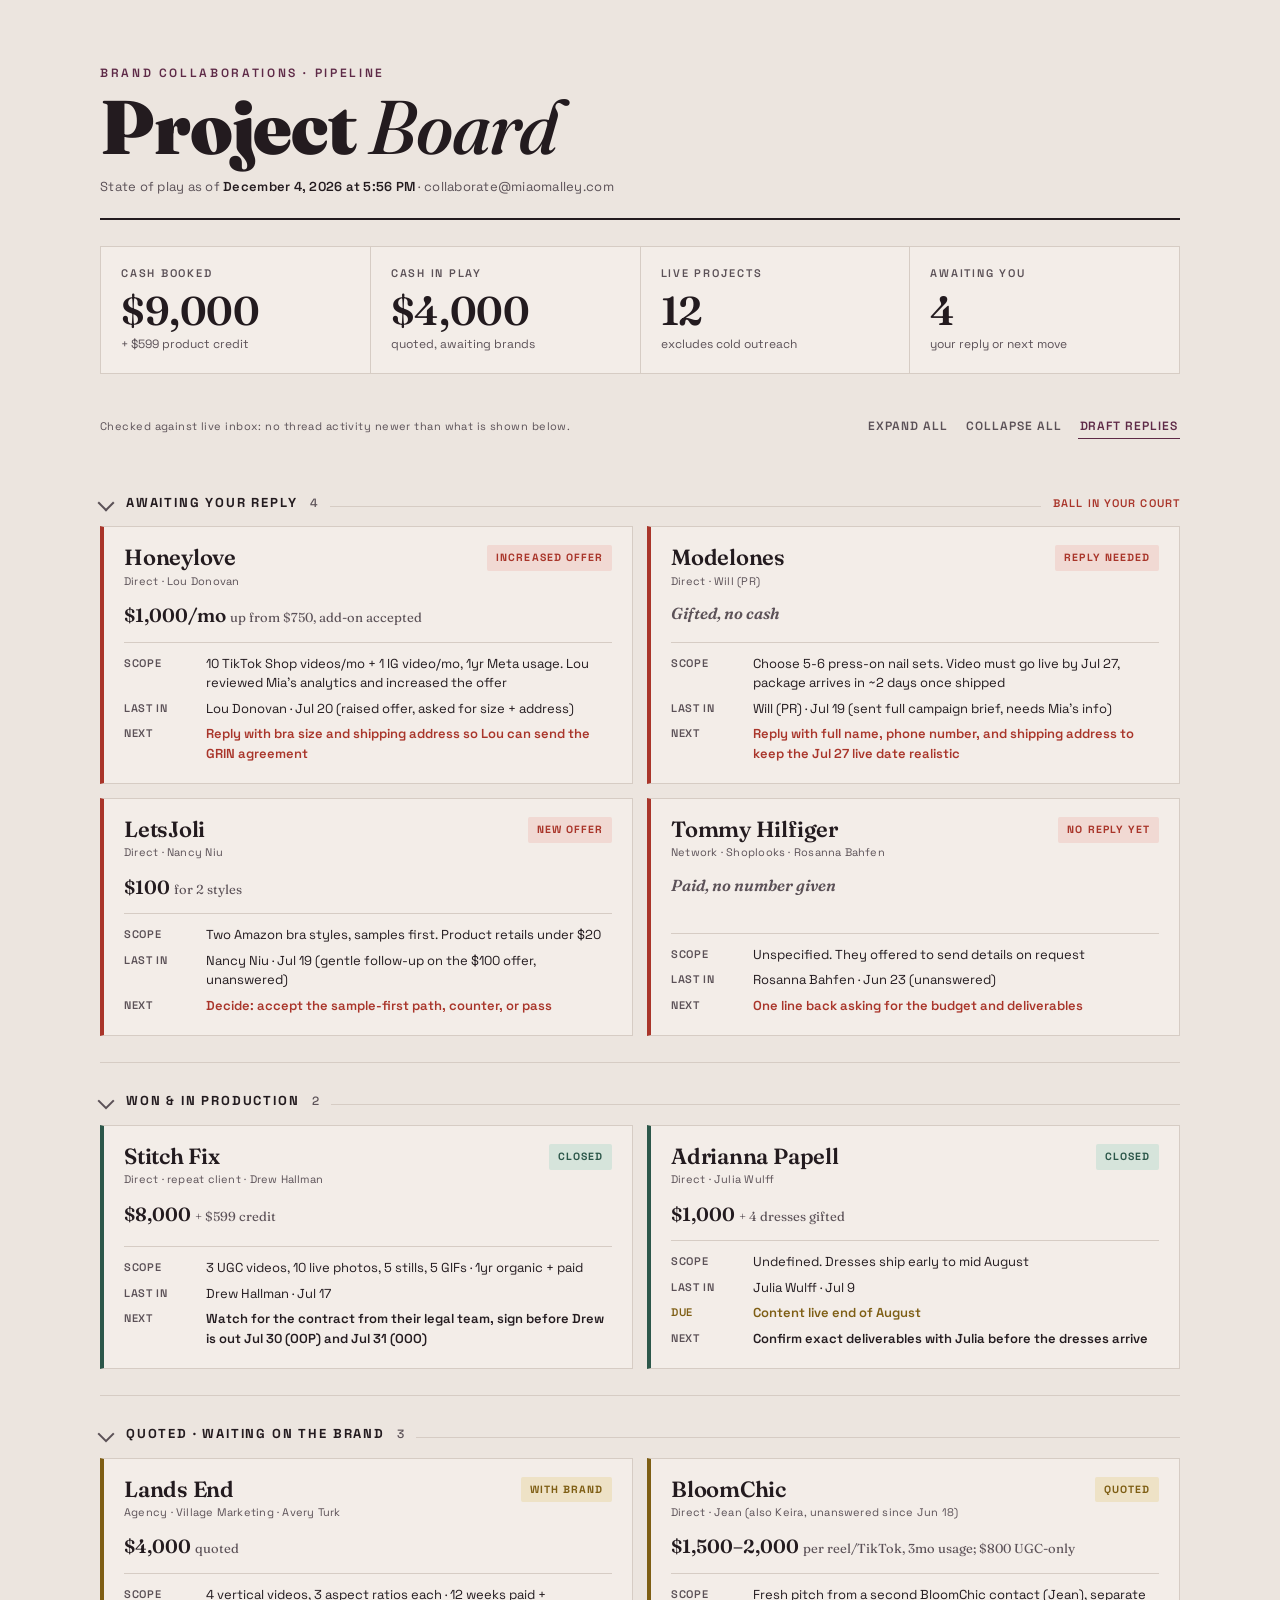
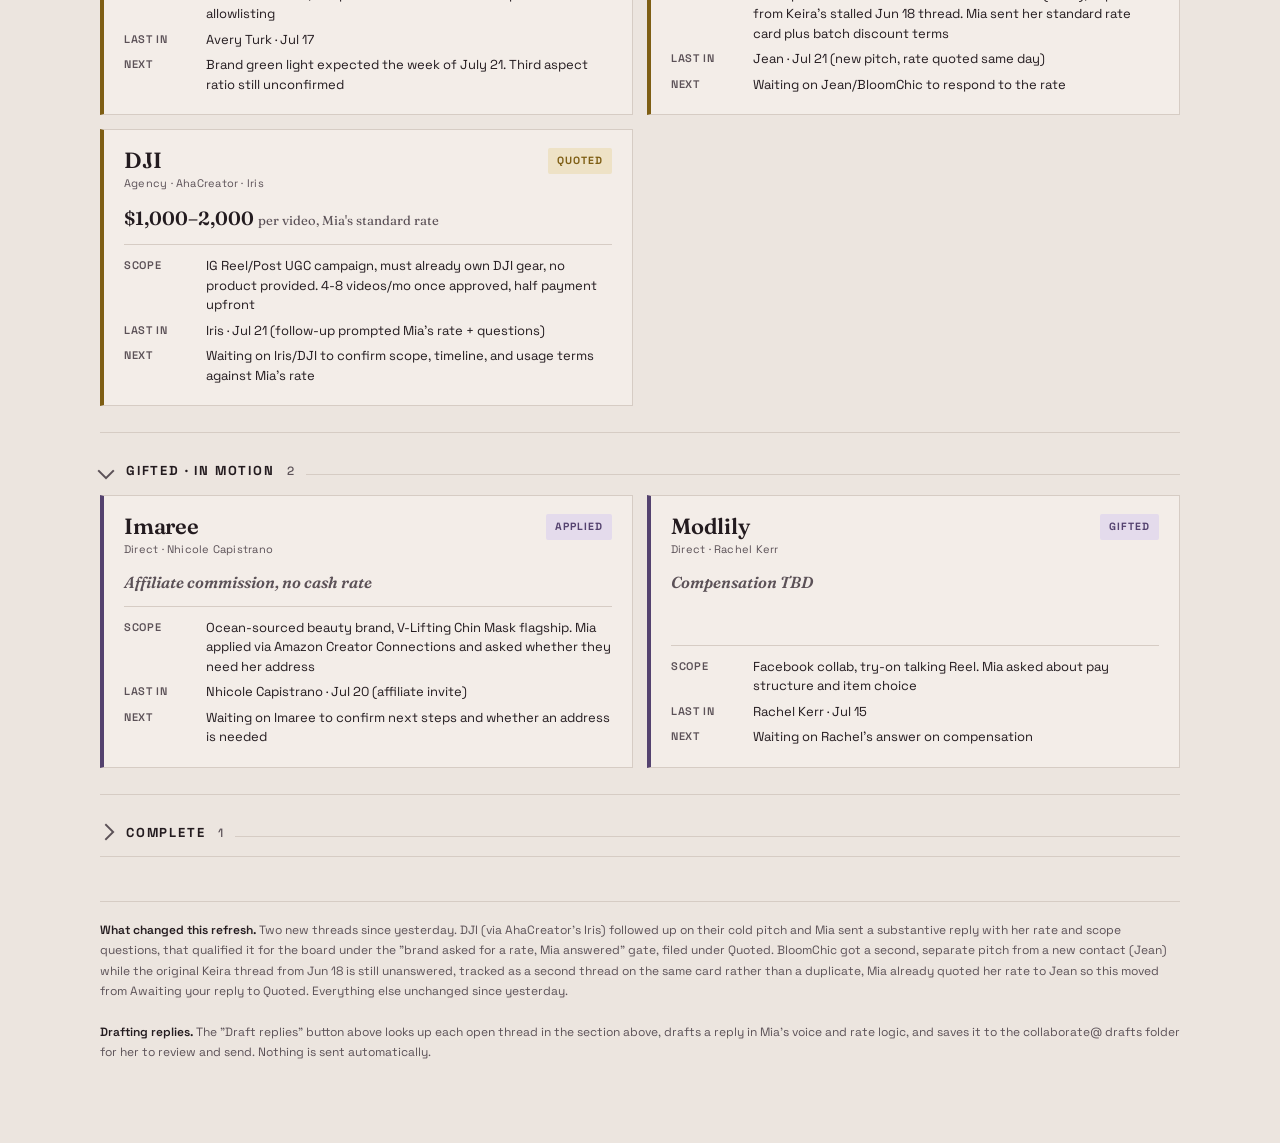
<file: mo/mo-pipeline-board_26_07_21.html>
<!DOCTYPE html>
<script type="application/json" id="cowork-artifact-meta">
{
  "name": "Mo Pipeline Board",
  "schemaVersion": 1,
  "description": "Mia O'Malley brand pipeline board, refreshed Jul 21, 2026 on v2 logic. Refreshes scan only new mail via mcp__Spark__emails, match it to cards by tracked subject/contact, and confirm via mcp__Spark__thread. Cards can track up to 5 email threads each, BloomChic now has two (a stale Jun 18 thread with Keira, and a fresh Jul 21 pitch from Jean). A manual 'Draft replies' action drafts replies for the awaiting-reply section, saved to the collaborate@ drafts folder via Spark.",
  "mcpTools": [
    "mcp__Spark__emails",
    "mcp__Spark__thread",
    "mcp__Spark__draft"
  ],
  "mcpServerNames": [
    "Spark"
  ]
}
</script>
<html lang="en">
<head>
<meta charset="UTF-8">
<meta name="viewport" content="width=device-width, initial-scale=1.0">
<title>Mia O'Malley — Project Board</title>
<link rel="preconnect" href="https://fonts.googleapis.com">
<link rel="preconnect" href="https://fonts.gstatic.com" crossorigin>
<link href="https://fonts.googleapis.com/css2?family=Fraunces:opsz,wght@9..144,400;9..144,500;9..144,600;9..144,900&family=Space+Grotesk:wght@400;500;600;700&display=swap" rel="stylesheet">
<style>
  :root{
    color-scheme: light;
    --paper:#ECE5DF;
    --paper-2:#F3EDE8;
    --ink:#231B1F;
    --ink-soft:#5B5157;
    --plum:#5E2A47;
    --rule:#D6CCC4;

    --won-ink:#2C574A;      --won-bg:#D6E4DB;
    --wait-ink:#7E5E14;     --wait-bg:#EEE2C6;
    --act-ink:#A9352A;      --act-bg:#F1D9D3;
    --gift-ink:#54426F;     --gift-bg:#E4DBEC;
    --done-ink:#4F4A48;     --done-bg:#DDD6D1;

    --display:'Fraunces',Georgia,serif;
    --util:'Space Grotesk',system-ui,sans-serif;
  }

  *{box-sizing:border-box;margin:0;padding:0}

  body{
    background:var(--paper);
    color:var(--ink);
    font-family:var(--util);
    line-height:1.5;
    -webkit-font-smoothing:antialiased;
    padding:clamp(20px,5vw,64px) clamp(16px,5vw,48px) 80px;
  }

  .wrap{max-width:1080px;margin:0 auto}

  .mast{
    border-bottom:2px solid var(--ink);
    padding-bottom:22px;
    margin-bottom:26px;
  }
  .eyebrow{
    font-size:12px;font-weight:600;letter-spacing:.22em;
    text-transform:uppercase;color:var(--plum);
  }
  h1{
    font-family:var(--display);
    font-optical-sizing:auto;
    font-weight:900;
    font-size:clamp(38px,8vw,76px);
    line-height:.95;letter-spacing:-.015em;
    margin:.12em 0 .18em;
  }
  h1 em{font-style:italic;font-weight:500}
  .asof{font-size:13px;color:var(--ink-soft);letter-spacing:.02em}
  .asof b{color:var(--ink);font-weight:600}

  .ledger{
    display:grid;grid-template-columns:repeat(4,1fr);
    gap:1px;background:var(--rule);border:1px solid var(--rule);
    margin-bottom:40px;
  }
  .cell{background:var(--paper-2);padding:18px 20px 20px}
  .cell .lab{
    font-size:11px;font-weight:600;letter-spacing:.16em;
    text-transform:uppercase;color:var(--ink-soft);
  }
  .cell .fig{
    font-family:var(--display);font-weight:600;
    font-size:clamp(26px,4vw,40px);line-height:1.05;
    margin-top:8px;letter-spacing:-.01em;
  }
  .cell .sub{font-size:12px;color:var(--ink-soft);margin-top:3px}
  @media(max-width:640px){.ledger{grid-template-columns:repeat(2,1fr)}}

  .toolbar{
    display:flex;justify-content:space-between;align-items:center;gap:14px;
    margin-bottom:8px;
    flex-wrap:wrap;
  }
  .toolbar .live{
    font-size:11px;color:var(--ink-soft);letter-spacing:.04em;
  }
  .toolbar .actions{display:flex;gap:14px;flex-wrap:wrap}
  .toolbar button{
    font-family:var(--util);font-size:12px;font-weight:600;
    letter-spacing:.08em;text-transform:uppercase;
    color:var(--ink-soft);background:none;border:none;
    cursor:pointer;padding:4px 2px;
  }
  .toolbar button:hover{color:var(--plum)}
  .toolbar button:disabled{opacity:.4;cursor:default}
  .toolbar button#draft-btn{color:var(--plum);border-bottom:1px solid var(--plum)}

  .draft-status{font-size:11px;color:var(--ink-soft);letter-spacing:.02em;margin-bottom:18px;min-height:14px}
  .draft-status.err{color:var(--act-ink)}

  .card-draft-note{
    margin-top:8px;padding-top:8px;border-top:1px dashed var(--rule);
    font-size:11.5px;color:var(--plum);font-style:italic;
  }

  .section{
    margin-bottom:14px;
    border-bottom:1px solid var(--rule);
  }
  .section[open]{padding-bottom:26px}
  .sec-head{
    display:flex;align-items:baseline;gap:12px;
    padding:14px 0;cursor:pointer;list-style:none;
  }
  .sec-head::-webkit-details-marker{display:none}
  .chev{
    flex:none;width:12px;height:12px;margin-right:2px;
    border-right:2px solid var(--ink-soft);
    border-bottom:2px solid var(--ink-soft);
    transform:rotate(-45deg);transition:transform .2s ease;
    align-self:center;
  }
  .section[open] .chev{transform:rotate(45deg)}
  .sec-head h2{
    font-size:13px;font-weight:700;letter-spacing:.14em;text-transform:uppercase;
  }
  .sec-head .count{font-size:12px;color:var(--ink-soft);font-weight:500}
  .sec-head .line{flex:1;height:1px;background:var(--rule)}
  .sec-head .hint{
    font-size:11px;font-weight:600;letter-spacing:.1em;text-transform:uppercase;
    color:var(--act-ink);
  }

  .grid{display:grid;grid-template-columns:repeat(2,1fr);gap:14px}
  @media(max-width:720px){.grid{grid-template-columns:1fr}}

  .card{
    background:var(--paper-2);
    border:1px solid var(--rule);
    border-left:4px solid var(--done-ink);
    padding:18px 20px 20px;
    display:flex;flex-direction:column;
  }
  .section[open] .card{animation:rise .45s ease both}
  @keyframes rise{from{opacity:0;transform:translateY(8px)}to{opacity:1;transform:none}}

  .card .top{display:flex;justify-content:space-between;align-items:flex-start;gap:12px;margin-bottom:10px}
  .brand{font-family:var(--display);font-weight:600;font-size:22px;line-height:1.1;letter-spacing:-.01em}
  .src{font-size:11px;color:var(--ink-soft);margin-top:3px;letter-spacing:.02em}

  .tag{
    flex:none;font-size:10.5px;font-weight:700;letter-spacing:.1em;text-transform:uppercase;
    padding:5px 9px;border-radius:2px;white-space:nowrap;
  }

  .money{font-family:var(--display);font-weight:600;font-size:19px;margin:2px 0 12px}
  .money .credit{font-size:13px;color:var(--ink-soft);font-weight:400}
  .money.tbd{color:var(--ink-soft);font-style:italic;font-size:16px}

  .meta{border-top:1px solid var(--rule);padding-top:11px;margin-top:auto}
  .row{display:flex;gap:8px;font-size:13px;margin-bottom:6px}
  .row:last-child{margin-bottom:0}
  .row .k{
    flex:none;width:74px;color:var(--ink-soft);
    font-size:11px;font-weight:600;letter-spacing:.06em;text-transform:uppercase;padding-top:1px;
  }
  .row .v{color:var(--ink)}
  .row .v.next{font-weight:600}
  .row .v.due{font-weight:600}
  .s-won .v.due,.s-wait .v.due{color:var(--wait-ink)}
  .row.deadline .k{color:var(--wait-ink)}
  .row.live-note .k{color:var(--plum)}
  .row.live-note .v{font-style:italic;color:var(--plum)}

  .s-won{border-left-color:var(--won-ink)}
  .s-won .tag{background:var(--won-bg);color:var(--won-ink)}
  .s-wait{border-left-color:var(--wait-ink)}
  .s-wait .tag{background:var(--wait-bg);color:var(--wait-ink)}
  .s-act{border-left-color:var(--act-ink)}
  .s-act .tag{background:var(--act-bg);color:var(--act-ink)}
  .s-act .v.next{color:var(--act-ink)}
  .s-gift{border-left-color:var(--gift-ink)}
  .s-gift .tag{background:var(--gift-bg);color:var(--gift-ink)}
  .s-done{border-left-color:var(--done-ink)}
  .s-done .tag{background:var(--done-bg);color:var(--done-ink)}

  footer{
    margin-top:44px;padding-top:18px;border-top:1px solid var(--rule);
    font-size:12px;color:var(--ink-soft);line-height:1.7;
  }
  footer b{color:var(--ink);font-weight:600}

  @media(prefers-reduced-motion:reduce){
    .section[open] .card{animation:none}
    .chev{transition:none}
  }
</style>
</head>
<body data-refreshed-at="2026-07-21">
<div class="wrap">

  <header class="mast">
    <div class="eyebrow">Brand Collaborations · Pipeline</div>
    <h1>Project <em>Board</em></h1>
    <div class="asof">State of play as of <b id="asof-date">July 21, 2026, 3:15 PM</b> · collaborate@miaomalley.com</div>
  </header>

  <section class="ledger" aria-label="Pipeline totals">
    <div class="cell"><div class="lab">Cash booked</div><div class="fig">$9,000</div><div class="sub">+ $599 product credit</div></div>
    <div class="cell"><div class="lab">Cash in play</div><div class="fig">$4,000</div><div class="sub">quoted, awaiting brands</div></div>
    <div class="cell"><div class="lab">Live projects</div><div class="fig">12</div><div class="sub">excludes cold outreach</div></div>
    <div class="cell"><div class="lab">Awaiting you</div><div class="fig">4</div><div class="sub">your reply or next move</div></div>
  </section>

  <div class="toolbar">
    <div class="live" id="live-status">Checking collaborate@miaomalley.com for newer activity…</div>
    <div class="actions">
      <button type="button" onclick="document.querySelectorAll('details.section').forEach(d=>d.open=true)">Expand all</button>
      <button type="button" onclick="document.querySelectorAll('details.section').forEach(d=>d.open=false)">Collapse all</button>
      <button type="button" id="draft-btn" onclick="draftAwaitingReplies()">Draft replies</button>
    </div>
  </div>
  <div class="draft-status" id="draft-status"></div>

  <!-- ===== AWAITING MIA (top) ===== -->
  <details class="section" id="awaiting-section" open>
    <summary class="sec-head">
      <span class="chev"></span>
      <h2>Awaiting your reply</h2><span class="count">4</span>
      <span class="line"></span><span class="hint">Ball in your court</span>
    </summary>
    <div class="grid">

      <article class="card s-act" data-in="collaborate@miaomalley.com" data-brand="Honeylove"
        data-threads='[{"subject":"Mia X Honeylove - VIP Partnership TikTok Shop","contact":"lou@honeylove.com"}]'>
        <div class="top">
          <div><div class="brand">Honeylove</div><div class="src">Direct · Lou Donovan</div></div>
          <div class="tag">Increased offer</div>
        </div>
        <div class="money">$1,000/mo <span class="credit">up from $750, add-on accepted</span></div>
        <div class="meta">
          <div class="row"><span class="k">Scope</span><span class="v">10 TikTok Shop videos/mo + 1 IG video/mo, 1yr Meta usage. Lou reviewed Mia's analytics and increased the offer</span></div>
          <div class="row live-last"><span class="k">Last in</span><span class="v">Lou Donovan · Jul 20 (raised offer, asked for size + address)</span></div>
          <div class="row"><span class="k">Next</span><span class="v next">Reply with bra size and shipping address so Lou can send the GRIN agreement</span></div>
        </div>
      </article>

      <article class="card s-act" data-in="collaborate@miaomalley.com" data-brand="Modelones"
        data-threads='[{"subject":"Brand Collab Opportunity - Modelones Press-On Nails","contact":"pr@modelones.com"}]'>
        <div class="top">
          <div><div class="brand">Modelones</div><div class="src">Direct · Will (PR)</div></div>
          <div class="tag">Reply needed</div>
        </div>
        <div class="money tbd">Gifted, no cash</div>
        <div class="meta">
          <div class="row"><span class="k">Scope</span><span class="v">Choose 5-6 press-on nail sets. Video must go live by Jul 27, package arrives in ~2 days once shipped</span></div>
          <div class="row live-last"><span class="k">Last in</span><span class="v">Will (PR) · Jul 19 (sent full campaign brief, needs Mia's info)</span></div>
          <div class="row"><span class="k">Next</span><span class="v next">Reply with full name, phone number, and shipping address to keep the Jul 27 live date realistic</span></div>
        </div>
      </article>

      <article class="card s-act" data-in="collaborate@miaomalley.com" data-brand="LetsJoli"
        data-threads='[{"subject":"Collaboration Invitation#Everyday Comfortable and Supportive Bralette","contact":"nancy@letsjoli.com"}]'>
        <div class="top">
          <div><div class="brand">LetsJoli</div><div class="src">Direct · Nancy Niu</div></div>
          <div class="tag">New offer</div>
        </div>
        <div class="money">$100 <span class="credit">for 2 styles</span></div>
        <div class="meta">
          <div class="row"><span class="k">Scope</span><span class="v">Two Amazon bra styles, samples first. Product retails under $20</span></div>
          <div class="row live-last"><span class="k">Last in</span><span class="v">Nancy Niu · Jul 19 (gentle follow-up on the $100 offer, unanswered)</span></div>
          <div class="row"><span class="k">Next</span><span class="v next">Decide: accept the sample-first path, counter, or pass</span></div>
        </div>
      </article>

      <article class="card s-act" data-in="collaborate@miaomalley.com" data-brand="Tommy Hilfiger"
        data-threads='[{"subject":"Paid Collaboration Opportunity with Tommy Hilfiger,","contact":"rosanna.bahfen@shoplooks.com"}]'>
        <div class="top">
          <div><div class="brand">Tommy Hilfiger</div><div class="src">Network · Shoplooks · Rosanna Bahfen</div></div>
          <div class="tag">No reply yet</div>
        </div>
        <div class="money tbd">Paid, no number given</div>
        <div class="meta">
          <div class="row"><span class="k">Scope</span><span class="v">Unspecified. They offered to send details on request</span></div>
          <div class="row live-last"><span class="k">Last in</span><span class="v">Rosanna Bahfen · Jun 23 (unanswered)</span></div>
          <div class="row"><span class="k">Next</span><span class="v next">One line back asking for the budget and deliverables</span></div>
        </div>
      </article>

    </div>
  </details>

  <!-- ===== WON ===== -->
  <details class="section" open>
    <summary class="sec-head">
      <span class="chev"></span>
      <h2>Won &amp; in production</h2><span class="count">2</span><span class="line"></span>
    </summary>
    <div class="grid">

      <article class="card s-won" data-in="collaborate@miaomalley.com" data-brand="Stitch Fix"
        data-threads='[{"subject":"Mia x Stitch Fix | Fall / Early Holiday UGC","contact":"drew.hallman@stitchfix.com"}]'>
        <div class="top">
          <div><div class="brand">Stitch Fix</div><div class="src">Direct · repeat client · Drew Hallman</div></div>
          <div class="tag">Closed</div>
        </div>
        <div class="money">$8,000 <span class="credit">+ $599 credit</span></div>
        <div class="meta">
          <div class="row"><span class="k">Scope</span><span class="v">3 UGC videos, 10 live photos, 5 stills, 5 GIFs · 1yr organic + paid</span></div>
          <div class="row live-last"><span class="k">Last in</span><span class="v">Drew Hallman · Jul 17</span></div>
          <div class="row"><span class="k">Next</span><span class="v next">Watch for the contract from their legal team, sign before Drew is out Jul 30 (OOP) and Jul 31 (OOO)</span></div>
        </div>
      </article>

      <article class="card s-won" data-in="collaborate@miaomalley.com" data-brand="Adrianna Papell"
        data-threads='[{"subject":"Adrianna Papell Partnership Opportunity","contact":"jwulff@adriannapapell.com"}]'>
        <div class="top">
          <div><div class="brand">Adrianna Papell</div><div class="src">Direct · Julia Wulff</div></div>
          <div class="tag">Closed</div>
        </div>
        <div class="money">$1,000 <span class="credit">+ 4 dresses gifted</span></div>
        <div class="meta">
          <div class="row"><span class="k">Scope</span><span class="v">Undefined. Dresses ship early to mid August</span></div>
          <div class="row live-last"><span class="k">Last in</span><span class="v">Julia Wulff · Jul 9</span></div>
          <div class="row deadline"><span class="k">Due</span><span class="v due">Content live end of August</span></div>
          <div class="row"><span class="k">Next</span><span class="v next">Confirm exact deliverables with Julia before the dresses arrive</span></div>
        </div>
      </article>

    </div>
  </details>

  <!-- ===== AWAITING BRAND ===== -->
  <details class="section" open>
    <summary class="sec-head">
      <span class="chev"></span>
      <h2>Quoted · waiting on the brand</h2><span class="count">3</span><span class="line"></span>
    </summary>
    <div class="grid">

      <article class="card s-wait" data-in="collaborate@miaomalley.com" data-brand="Lands End"
        data-threads='[{"subject":"Paid Opp: @plussizebabywearing x Lands End Content Collective","contact":"avery.turk@villagemarketing.com"}]'>
        <div class="top">
          <div><div class="brand">Lands End</div><div class="src">Agency · Village Marketing · Avery Turk</div></div>
          <div class="tag">With brand</div>
        </div>
        <div class="money">$4,000 <span class="credit">quoted</span></div>
        <div class="meta">
          <div class="row"><span class="k">Scope</span><span class="v">4 vertical videos, 3 aspect ratios each · 12 weeks paid + allowlisting</span></div>
          <div class="row live-last"><span class="k">Last in</span><span class="v">Avery Turk · Jul 17</span></div>
          <div class="row"><span class="k">Next</span><span class="v">Brand green light expected the week of July 21. Third aspect ratio still unconfirmed</span></div>
        </div>
      </article>

      <article class="card s-wait" data-in="collaborate@miaomalley.com" data-brand="BloomChic"
        data-threads='[{"subject":"Paid Collaboration Opportunity With BloomChic","contact":"kol03@bloomchic.com"},{"subject":"Paid Creator Opportunity👗Empower Midsize & Plus-Size Women Through Fashion","contact":"kol08@bloomchic.com"}]'>
        <div class="top">
          <div><div class="brand">BloomChic</div><div class="src">Direct · Jean (also Keira, unanswered since Jun 18)</div></div>
          <div class="tag">Quoted</div>
        </div>
        <div class="money">$1,500–2,000 <span class="credit">per reel/TikTok, 3mo usage; $800 UGC-only</span></div>
        <div class="meta">
          <div class="row"><span class="k">Scope</span><span class="v">Fresh pitch from a second BloomChic contact (Jean), separate from Keira's stalled Jun 18 thread. Mia sent her standard rate card plus batch discount terms</span></div>
          <div class="row live-last"><span class="k">Last in</span><span class="v">Jean · Jul 21 (new pitch, rate quoted same day)</span></div>
          <div class="row"><span class="k">Next</span><span class="v">Waiting on Jean/BloomChic to respond to the rate</span></div>
        </div>
      </article>

      <article class="card s-wait" data-in="collaborate@miaomalley.com" data-brand="DJI"
        data-threads='[{"subject":"Following Up: Paid Collaboration with DJI","contact":"partnerships@ahacreator-vision.expert"}]'>
        <div class="top">
          <div><div class="brand">DJI</div><div class="src">Agency · AhaCreator · Iris</div></div>
          <div class="tag">Quoted</div>
        </div>
        <div class="money">$1,000–2,000 <span class="credit">per video, Mia's standard rate</span></div>
        <div class="meta">
          <div class="row"><span class="k">Scope</span><span class="v">IG Reel/Post UGC campaign, must already own DJI gear, no product provided. 4-8 videos/mo once approved, half payment upfront</span></div>
          <div class="row live-last"><span class="k">Last in</span><span class="v">Iris · Jul 21 (follow-up prompted Mia's rate + questions)</span></div>
          <div class="row"><span class="k">Next</span><span class="v">Waiting on Iris/DJI to confirm scope, timeline, and usage terms against Mia's rate</span></div>
        </div>
      </article>

    </div>
  </details>

  <!-- ===== GIFTED ===== -->
  <details class="section" open>
    <summary class="sec-head">
      <span class="chev"></span>
      <h2>Gifted · in motion</h2><span class="count">2</span><span class="line"></span>
    </summary>
    <div class="grid">

      <article class="card s-gift" data-in="collaborate@miaomalley.com" data-brand="Imaree"
        data-threads='[{"subject":"Exclusive Beauty Affiliate Invite- High Commissions + Early Access to Amazon Best Sellers","contact":"affiliates@imaree.com"}]'>
        <div class="top">
          <div><div class="brand">Imaree</div><div class="src">Direct · Nhicole Capistrano</div></div>
          <div class="tag">Applied</div>
        </div>
        <div class="money tbd">Affiliate commission, no cash rate</div>
        <div class="meta">
          <div class="row"><span class="k">Scope</span><span class="v">Ocean-sourced beauty brand, V-Lifting Chin Mask flagship. Mia applied via Amazon Creator Connections and asked whether they need her address</span></div>
          <div class="row live-last"><span class="k">Last in</span><span class="v">Nhicole Capistrano · Jul 20 (affiliate invite)</span></div>
          <div class="row"><span class="k">Next</span><span class="v">Waiting on Imaree to confirm next steps and whether an address is needed</span></div>
        </div>
      </article>

      <article class="card s-gift" data-in="collaborate@miaomalley.com" data-brand="Modlily"
        data-threads='[{"subject":"Collab with Modlily?","contact":"rachel@modlily.com"}]'>
        <div class="top">
          <div><div class="brand">Modlily</div><div class="src">Direct · Rachel Kerr</div></div>
          <div class="tag">Gifted</div>
        </div>
        <div class="money tbd">Compensation TBD</div>
        <div class="meta">
          <div class="row"><span class="k">Scope</span><span class="v">Facebook collab, try-on talking Reel. Mia asked about pay structure and item choice</span></div>
          <div class="row live-last"><span class="k">Last in</span><span class="v">Rachel Kerr · Jul 15</span></div>
          <div class="row"><span class="k">Next</span><span class="v">Waiting on Rachel's answer on compensation</span></div>
        </div>
      </article>

    </div>
  </details>

  <!-- ===== COMPLETE ===== -->
  <details class="section">
    <summary class="sec-head">
      <span class="chev"></span>
      <h2>Complete</h2><span class="count">1</span><span class="line"></span>
    </summary>
    <div class="grid">

      <article class="card s-done" data-in="collaborate@miaomalley.com" data-brand="Quince"
        data-threads='[{"subject":"Quince x @miaomalley July Campaign!","contact":"lily.goldberg@onequince.com"},{"subject":"Quince x @miaomalley Post Instructions!","contact":"lily.goldberg@onequince.com"}]'>
        <div class="top">
          <div><div class="brand">Quince</div><div class="src">Direct · via GRIN · Lily Goldberg</div></div>
          <div class="tag">Delivered</div>
        </div>
        <div class="money tbd">Gifted + affiliate code</div>
        <div class="meta">
          <div class="row"><span class="k">Scope</span><span class="v">1 IG story + 1 in-feed post. Content approved July 7</span></div>
          <div class="row live-last"><span class="k">Last in</span><span class="v">GRIN · Jul 9 (metrics request, unverified this refresh)</span></div>
          <div class="row"><span class="k">Next</span><span class="v next">Send GRIN the Instagram metrics it requested, then close out</span></div>
        </div>
      </article>

    </div>
  </details>

  <footer>
    <b>What changed this refresh.</b> Two new threads since yesterday. DJI (via AhaCreator's Iris) followed up on their cold pitch and Mia sent a substantive reply with her rate and scope questions, that qualified it for the board under the "brand asked for a rate, Mia answered" gate, filed under Quoted. BloomChic got a second, separate pitch from a new contact (Jean) while the original Keira thread from Jun 18 is still unanswered, tracked as a second thread on the same card rather than a duplicate, Mia already quoted her rate to Jean so this moved from Awaiting your reply to Quoted. Everything else unchanged since yesterday.<br>
    <span id="live-footer-note"></span><br>
    <b>Drafting replies.</b> The "Draft replies" button above looks up each open thread in the section above, drafts a reply in Mia's voice and rate logic, and saves it to the collaborate@ drafts folder for her to review and send. Nothing is sent automatically.
  </footer>

</div>

<script>
// ===== Refresh layer =====
// Runs automatically on page load. Scans only mail received since the board
// was last written (data-refreshed-at on <body>), matches it to cards by
// tracked subject/contact (data-threads), and confirms via mcp__Spark__thread
// before touching anything on the page. This never reassigns sections or
// rewrites Scope/Next text, that requires reading and judging message
// content, which a full refresh (an LLM operator following the build guide)
// does, not this in-page script. This layer only flags "something moved."

const MIA_ADDRESSES = ['collaborate@miaomalley.com', 'mia.omalley@gmail.com'];

function fmtDate(d) {
  return d.toLocaleDateString('en-US', { month: 'short', day: 'numeric' });
}
function isMia(fromField) {
  const f = (fromField || '').toLowerCase();
  return MIA_ADDRESSES.some(addr => f.includes(addr));
}
function normalizeSubject(s) {
  return (s || '').replace(/^(re|fwd?):\s*/i, '').trim().toLowerCase();
}
function extractEmail(fromField) {
  const m = (fromField || '').match(/<([^>]+)>/);
  return (m ? m[1] : (fromField || '')).trim().toLowerCase();
}
function getCardThreads(card) {
  try { return JSON.parse(card.getAttribute('data-threads') || '[]'); } catch (e) { return []; }
}
function toolText(res) {
  const raw = res.structuredContent ?? (res.content && res.content[0] && res.content[0].text) ?? '';
  return typeof raw === 'string' ? raw : JSON.stringify(raw);
}

// Parse the `emails` listing tool. Prefers structuredContent (full-fidelity);
// falls back to the printed table, which truncates long fields, that's fine,
// every candidate found here gets confirmed against the full untruncated
// thread in refreshCard before anything on the board changes.
function parseEmailsListing(res) {
  if (Array.isArray(res.structuredContent)) return res.structuredContent;
  const text = toolText(res);
  const rows = [];
  for (const line of text.split('\n')) {
    const idMatch = line.match(/^\s*(\d{4,})\s+/);
    const dateMatch = line.match(/(\d{4}-\d{2}-\d{2}\s\d{2}:\d{2})/);
    if (!idMatch || !dateMatch) continue;
    const id = idMatch[1];
    const dateIdx = line.indexOf(dateMatch[1]);
    const from = line.slice(idMatch[0].length, dateIdx).trim().replace(/…$/, '');
    const subject = line.slice(dateIdx + dateMatch[1].length).trim().replace(/\s{2,}\S*$/, '').replace(/…$/, '');
    rows.push({ id, from, date: dateMatch[1], subject });
  }
  return rows;
}

// Parse the `thread` tool's output: the real subject and every message in
// order, full bodies. This is ground truth, not a guess, the mail system
// already knows which messages belong together.
function parseThread(res) {
  const text = toolText(res);
  const subjectM = text.match(/^Thread:\s*(.*)$/m);
  const blocks = text.split(/─{5,}/).slice(1);
  const messages = [];
  for (const block of blocks) {
    const idM = block.match(/ID:\s*(\d+)/);
    const subM = block.match(/Subject:\s*(.*)/);
    const fromM = block.match(/From:\s*(.*)/);
    const dateM = block.match(/Date:\s*([\d-]{10}\s[\d:]{5})/);
    if (!idM || !fromM || !dateM) continue;
    const typeIdx = block.search(/\n\s*Type:.*\n/);
    const body = typeIdx > -1 ? block.slice(typeIdx).replace(/^\s*\n\s*Type:.*\n/, '').trim() : block.trim();
    messages.push({
      id: idM[1],
      subject: subM ? subM[1].trim() : '',
      from: fromM[1].trim(),
      date: new Date(dateM[1]),
      body
    });
  }
  return { subject: subjectM ? subjectM[1].trim() : '', messages };
}

function threadMatchesCard(threadSubject, threadMessages, threads) {
  const norm = normalizeSubject(threadSubject);
  if (threads.some(t => normalizeSubject(t.subject) === norm)) return true;
  return threads.some(t => threadMessages.some(m => extractEmail(m.from) === (t.contact || '').toLowerCase()));
}

async function refreshCard(card, messageId) {
  const threads = getCardThreads(card);
  const res = await window.cowork.callMcpTool('mcp__Spark__thread', { message_id: messageId });
  const { subject, messages } = parseThread(res);
  if (!messages.length) return null;
  // Refuse rather than guess: confirm this is really one of the card's
  // tracked threads before touching the card.
  if (!threadMatchesCard(subject, messages, threads)) return null;

  const inbound = messages.filter(m => !isMia(m.from));
  const target = inbound.reduce((best, m) => (!best || m.date > best.date) ? m : best, null);
  if (!target) return null;
  return { date: target.date, from: target.from };
}

async function main() {
  const cards = Array.from(document.querySelectorAll('.card[data-threads]'));
  const sinceDate = (document.body.getAttribute('data-refreshed-at') || '2000-01-01').replace(/-/g, '/');
  let flaggedNew = 0;
  let unmatchedCount = 0;

  try {
    const [inboxRes, sentRes] = await Promise.all([
      window.cowork.callMcpTool('mcp__Spark__emails', { folder: 'collaborate@miaomalley.com:Inbox', filter: `after:${sinceDate}` }),
      window.cowork.callMcpTool('mcp__Spark__emails', { folder: 'collaborate@miaomalley.com:Sent', filter: `after:${sinceDate}` })
    ]);
    const newRows = [...parseEmailsListing(inboxRes), ...parseEmailsListing(sentRes)];
    const cardThreadIndex = cards.map(card => ({ card, threads: getCardThreads(card) }));
    const matchedSubjects = new Set();

    for (const { card, threads } of cardThreadIndex) {
      const candidateRows = newRows.filter(row => {
        const rowSubject = normalizeSubject(row.subject);
        const rowFrom = extractEmail(row.from);
        return threads.some(t => {
          const tSubject = normalizeSubject(t.subject);
          const subjectHit = rowSubject && tSubject && (rowSubject.startsWith(tSubject.slice(0, 40)) || tSubject.startsWith(rowSubject.slice(0, 40)));
          const contactHit = t.contact && rowFrom && rowFrom.startsWith(t.contact.toLowerCase().slice(0, 20));
          return subjectHit || contactHit;
        });
      });
      if (!candidateRows.length) continue;
      candidateRows.forEach(r => matchedSubjects.add(normalizeSubject(r.subject)));

      const newest = candidateRows.reduce((best, r) => (!best || parseInt(r.id, 10) > parseInt(best.id, 10)) ? r : best, null);
      const result = await refreshCard(card, newest.id);
      if (!result) continue;

      const age = Math.floor((Date.now() - result.date.getTime()) / 86400000);
      const lastRow = card.querySelector('.row.live-last .v');
      if (lastRow && age <= 2) {
        lastRow.textContent = (result.from || 'Update') + ' · ' + fmtDate(result.date) + ' (new since board was last written)';
        lastRow.parentElement.classList.add('live-note');
        flaggedNew++;
      }
    }

    unmatchedCount = new Set(
      newRows.map(r => normalizeSubject(r.subject)).filter(s => s && !matchedSubjects.has(s))
    ).size;
  } catch (e) {
    // A broken refresh check should never block the page from rendering.
  }

  document.getElementById('asof-date').textContent = new Date().toLocaleString('en-US', { month: 'long', day: 'numeric', year: 'numeric', hour: 'numeric', minute: '2-digit' });
  document.getElementById('live-status').textContent = flaggedNew
    ? `Checked against live inbox: ${flaggedNew} thread(s) have new activity since this board was written.`
    : 'Checked against live inbox: no thread activity newer than what is shown below.';
  document.getElementById('live-footer-note').textContent = unmatchedCount
    ? `${unmatchedCount} new thread(s) since the last refresh aren't matched to a card yet, ask for a full refresh to evaluate them.`
    : (flaggedNew ? 'Rows marked in plum moved since this board was drafted and may need re-tiering.' : '');
}

main();

// ===== Draft replies layer =====
// Manual only (button click), never on page load, so opening the board never
// creates drafts by itself. Only touches cards in the "Awaiting your reply" section.

const MIA_GUIDE = `You are drafting a brand-collaboration email reply as Mia O'Malley (collaborate@miaomalley.com). Follow this voice and negotiation guide exactly.

VOICE: Warm and genuinely enthusiastic, not gushing. Direct: asks about compensation, sizing, timelines, shipping plainly in the same message as the enthusiasm. Efficient: 3-6 sentences unless itemizing a rate breakdown. Grateful without groveling. Never corporate phrasing. At most two questions, phrased as curiosity not demand.

STRUCTURE for a first substantive reply: (1) one line of thanks + specific enthusiasm about the product/brand, (2) one to two clarifying questions (compensation structure, item selection, timeline), (3) a short forward-looking closer like "Looking forward to hearing more!", (4) sign-off "Best," or "Thanks," then "Mia". Do NOT add any signature block, name/title lines, social handles, or media kit link after "Mia" — the draft ends right after her name.

FOLLOW-UP (brand gone quiet 7+ days, no re-pitch): short, warm, low-key, e.g. "Circling back on this! Let me know if there's anything you need on my end." Close with something low-pressure, not urgent.

RATES: baseline anchors — single video standard scope $1,500-$2,000 (1-3mo usage, up to 4 story slides + 5 hi-res images); 2 videos + 10 stills, 12mo usage ~$7,000-$7,500 established; custom GIFs cut from existing video free, standalone GIFs $100 each. She quotes a range or top-of-range first, then flexes down only for a real scope reduction, longer usage pushes toward the higher end. Never mentions other brands' rates. Always states the number alongside what it includes, and closes by inviting a budget conversation rather than presenting it as final.

GIFTING-ONLY: acceptable when brand is new, ask is a single piece of content, no paid-usage/whitelisting mentioned. Still ask about deliverables and an affiliate program before agreeing. Template: "Yes, I'd love to! Thank you for reaching out. What are your deliverables and terms for gifting, and do you have an affiliate program I could use?"

Output ONLY the email body as plain text/markdown (no subject line, no explanation, no commentary before or after).`;

async function draftOneCard(card) {
  const note = document.createElement('div');
  note.className = 'card-draft-note';
  note.textContent = 'Drafting…';
  card.appendChild(note);

  const brand = card.getAttribute('data-brand');
  const inAcct = card.getAttribute('data-in');
  const threads = getCardThreads(card);

  try {
    let target = null;
    for (const t of threads) {
      const res = await window.cowork.callMcpTool('mcp__Spark__emails', {
        folder: inAcct + ':Inbox',
        filter: `from:${t.contact}`,
        page_size: 5
      });
      const rows = parseEmailsListing(res);
      if (!rows.length) continue;
      const newest = rows.reduce((best, r) => (!best || parseInt(r.id, 10) > parseInt(best.id, 10)) ? r : best, null);
      const threadRes = await window.cowork.callMcpTool('mcp__Spark__thread', { message_id: newest.id });
      const parsed = parseThread(threadRes);
      const inbound = parsed.messages.filter(m => !isMia(m.from));
      const latestInbound = inbound.reduce((best, m) => (!best || m.date > best.date) ? m : best, null);
      const outbound = parsed.messages.filter(m => isMia(m.from));
      const latestOutbound = outbound.reduce((best, m) => (!best || m.date > best.date) ? m : best, null);
      if (latestInbound && (!latestOutbound || latestInbound.date > latestOutbound.date)) {
        target = latestInbound;
        break;
      }
    }

    if (!target) {
      note.textContent = "Skipped — no unanswered brand message found in this card's tracked threads. Check by hand.";
      return { brand, ok: false };
    }

    const cardScope = card.querySelector('.row .v')?.textContent || '';
    const cardNext = card.querySelector('.v.next')?.textContent || '';
    const cardMoney = card.querySelector('.money')?.textContent.trim() || '';

    const prompt = `${MIA_GUIDE}

BRAND: ${brand}
CURRENT OFFER / MONEY ON THE TABLE: ${cardMoney}
BOARD NOTES ON SCOPE: ${cardScope}
BOARD NOTES ON WHAT MIA NEEDS TO DO NEXT: ${cardNext}

LATEST INBOUND EMAIL TO REPLY TO (from ${target.from}, ${target.date.toDateString()}):
${target.body}

Draft Mia's reply to this specific email now.`;

    const draftResult = await window.cowork.askClaude(prompt, []);
    const bodyText = typeof draftResult === 'string' ? draftResult : (draftResult?.text || JSON.stringify(draftResult));

    const draftRes = await window.cowork.callMcpTool('mcp__Spark__draft', {
      account: inAcct,
      reply_to: target.id,
      body: bodyText
    });
    if (draftRes && draftRes.isError) {
      note.textContent = 'Draft failed: ' + (draftRes.content?.[0]?.text || 'unknown error');
      return { brand, ok: false };
    }
    note.textContent = 'Draft saved to collaborate@ Drafts, replying to ' + extractEmail(target.from) + '.';
    return { brand, ok: true };
  } catch (e) {
    note.textContent = 'Draft failed: ' + e.message;
    return { brand, ok: false };
  }
}

async function draftAwaitingReplies() {
  const btn = document.getElementById('draft-btn');
  const status = document.getElementById('draft-status');
  const section = document.getElementById('awaiting-section');
  const cards = section.querySelectorAll('.card[data-threads]');

  btn.disabled = true;
  section.querySelectorAll('.card-draft-note').forEach(n => n.remove());
  status.classList.remove('err');
  status.textContent = `Drafting replies for ${cards.length} thread(s)…`;

  let okCount = 0;
  for (const card of cards) {
    const r = await draftOneCard(card);
    if (r.ok) okCount++;
  }

  status.textContent = okCount
    ? `${okCount} of ${cards.length} draft(s) saved to the collaborate@ Drafts folder. Review before sending.`
    : 'No drafts were saved — see notes on each card above.';
  if (!okCount) status.classList.add('err');
  btn.disabled = false;
}
</script>
</body>
</html>
</file>
<file: mina-pickleball/css/main.css>
/* ============================================================
   MINA Pickleball — main.css
   Palette: ink navy · signal red · optic lime · warm cream
   Type: Archivo (display, variable width) + Inter (body)
   ============================================================ */

:root {
  --navy: #101a3a;
  --navy-deep: #0a1128;
  --red: #c40e3a;   /* brand red from logo.svg */
  --brand-navy: #00346d;
  --lime: #c8e220;
  --lime-deep: #a8c206;
  --cream: #f6f3ec;
  --cream-deep: #ece7db;
  --ink: #14161c;
  --white: #fffdf8;
  --grey: #5b6070;

  --font-display: "Archivo", "Helvetica Neue", sans-serif;
  --font-body: "Inter", -apple-system, sans-serif;

  --step--1: clamp(0.78rem, 0.74rem + 0.2vw, 0.89rem);
  --step-0: clamp(1rem, 0.95rem + 0.25vw, 1.125rem);
  --step-1: clamp(1.19rem, 1.1rem + 0.45vw, 1.44rem);
  --step-2: clamp(1.42rem, 1.27rem + 0.74vw, 1.83rem);
  --step-3: clamp(1.7rem, 1.46rem + 1.17vw, 2.33rem);
  --step-4: clamp(2.02rem, 1.68rem + 1.73vw, 2.97rem);
  --step-5: clamp(2.42rem, 1.92rem + 2.5vw, 3.79rem);
  --step-6: clamp(2.89rem, 2.18rem + 3.53vw, 4.83rem);
  --step-7: clamp(3.45rem, 2.47rem + 4.9vw, 6.15rem);

  --space-1: clamp(0.5rem, 0.45rem + 0.25vw, 0.75rem);
  --space-2: clamp(1rem, 0.9rem + 0.5vw, 1.5rem);
  --space-3: clamp(1.5rem, 1.3rem + 1vw, 2.5rem);
  --space-4: clamp(2.5rem, 2rem + 2.5vw, 5rem);
  --space-5: clamp(4rem, 3rem + 5vw, 9rem);

  --container: 76rem;
  --radius: 14px;
  --shadow: 0 20px 60px -20px rgba(16, 26, 58, 0.35);
  --ease-out: cubic-bezier(0.22, 1, 0.36, 1);
  --header-h: 4.25rem;
}

*, *::before, *::after { box-sizing: border-box; }

html { scroll-behavior: smooth; scroll-padding-top: calc(var(--header-h) + 2rem); }

body {
  margin: 0;
  font-family: var(--font-body);
  font-size: var(--step-0);
  line-height: 1.6;
  color: var(--ink);
  background: var(--cream);
  -webkit-font-smoothing: antialiased;
}

img { max-width: 100%; display: block; }

h1, h2, h3, h4 {
  font-family: var(--font-display);
  font-variation-settings: "wdth" 118;
  font-weight: 800;
  line-height: 0.98;
  letter-spacing: -0.015em;
  text-transform: uppercase;
  margin: 0 0 var(--space-2);
}

h2 { font-size: var(--step-5); }
h2 em, h1 em { font-style: italic; color: var(--red); }

p { margin: 0 0 var(--space-2); }

a { color: inherit; }

.container { width: min(100% - 2.5rem, var(--container)); margin-inline: auto; }

.visually-hidden {
  position: absolute; width: 1px; height: 1px;
  clip-path: inset(50%); overflow: hidden; white-space: nowrap;
}

.skip-link {
  position: fixed; top: -100%; left: 1rem; z-index: 200;
  background: var(--navy); color: var(--white);
  padding: 0.6rem 1rem; border-radius: 0 0 8px 8px;
  transition: top 0.2s;
}
.skip-link:focus { top: 0; }

/* ---------- Eyebrow / labels ---------- */
.eyebrow {
  font-family: var(--font-body);
  font-size: var(--step--1);
  font-weight: 700;
  letter-spacing: 0.22em;
  text-transform: uppercase;
  color: var(--red);
  margin-bottom: var(--space-2);
}
.eyebrow--light { color: var(--lime); }
.eyebrow--lime { color: var(--lime); }

/* ---------- Buttons ---------- */
.btn {
  display: inline-flex; align-items: center; justify-content: center;
  gap: 0.5rem;
  font-family: var(--font-body);
  font-weight: 700;
  font-size: var(--step-0);
  line-height: 1;
  padding: 1em 1.7em;
  border-radius: 999px;
  border: 2px solid transparent;
  text-decoration: none;
  cursor: pointer;
  transition: transform 0.25s var(--ease-out), box-shadow 0.25s var(--ease-out), background 0.2s, color 0.2s;
}
.btn:hover { transform: translateY(-2px); }
.btn:active { transform: translateY(0); }
.btn:focus-visible { outline: 3px solid var(--red); outline-offset: 3px; }

.btn--primary { background: var(--navy); color: var(--white); }
.btn--primary:hover { box-shadow: 0 12px 28px -10px rgba(16, 26, 58, 0.55); }
.btn--lime { background: var(--lime); color: var(--navy); }
.btn--lime:hover { box-shadow: 0 12px 28px -10px rgba(200, 226, 32, 0.7); }
.btn--dark { background: var(--ink); color: var(--white); }
.btn--ghost { background: transparent; color: var(--white); border-color: rgba(255, 255, 255, 0.45); }
.btn--ghost:hover { border-color: var(--white); background: rgba(255, 255, 255, 0.08); }
.btn--outline { background: transparent; color: var(--navy); border-color: var(--navy); }
.btn--outline:hover { background: var(--navy); color: var(--white); }
.btn--sm { padding: 0.7em 1.3em; font-size: var(--step--1); }

/* ---------- Promo bar ---------- */
.promo-bar {
  background: var(--navy);
  color: var(--white);
  text-align: center;
  font-size: var(--step--1);
  font-weight: 600;
  letter-spacing: 0.06em;
  padding: 0.45rem 1rem;
  position: relative;
  z-index: 60;
}
.promo-bar__msg { margin: 0; transition: opacity 0.35s; }
.promo-bar__msg.is-swapping { opacity: 0; }

/* ---------- Header ---------- */
.site-header {
  position: sticky; top: 0; z-index: 50;
  background: rgba(246, 243, 236, 0.82);
  backdrop-filter: blur(14px);
  -webkit-backdrop-filter: blur(14px);
  border-bottom: 1px solid transparent;
  transition: border-color 0.3s, background 0.3s;
}
.site-header.is-scrolled { border-bottom-color: rgba(16, 26, 58, 0.12); }

.nav {
  display: flex; align-items: center; gap: var(--space-3);
  height: var(--header-h);
}
.nav__brand { display: flex; flex-direction: column; align-items: flex-start; text-decoration: none; line-height: 1; }
.nav__logo { height: 1.9rem; width: auto; display: block; }
.nav__sub {
  font-size: 0.55rem; font-weight: 800; letter-spacing: 0.44em;
  color: var(--red); margin-top: 0.3rem; padding-left: 0.15rem;
}

.nav__menu {
  display: flex; gap: clamp(1rem, 2vw, 2rem);
  list-style: none; margin: 0 auto; padding: 0;
}
.nav__menu a {
  text-decoration: none;
  font-weight: 600;
  font-size: var(--step--1);
  letter-spacing: 0.04em;
  color: var(--ink);
  padding: 0.4rem 0;
  border-bottom: 2px solid transparent;
  transition: border-color 0.2s, color 0.2s;
}
.nav__menu a:hover { color: var(--red); border-bottom-color: var(--red); }

.nav__actions { display: flex; align-items: center; gap: 0.9rem; margin-left: auto; }
.nav__cart {
  position: relative;
  background: none; border: none; cursor: pointer;
  color: var(--navy); padding: 0.4rem;
}
.nav__cart-count {
  position: absolute; top: -2px; right: -4px;
  background: var(--red); color: var(--white);
  font-size: 0.62rem; font-weight: 800;
  min-width: 1.05rem; height: 1.05rem;
  border-radius: 999px;
  display: grid; place-items: center;
  transition: transform 0.3s var(--ease-out);
}
.nav__cart-count.is-bumped { transform: scale(1.45); }

.nav__toggle { display: none; }

/* ---------- Hero ---------- */
.hero {
  position: relative;
  min-height: min(94svh, 60rem);
  display: flex; align-items: flex-end;
  color: var(--white);
  overflow: clip;
  isolation: isolate;
}
.hero__media { position: absolute; inset: 0; z-index: -1; }
.hero__media img {
  width: 100%; height: 115%;
  object-fit: cover; object-position: 62% 30%;
  will-change: transform;
}
.hero__scrim {
  position: absolute; inset: 0;
  background:
    linear-gradient(to top, rgba(10, 17, 40, 0.92) 0%, rgba(10, 17, 40, 0.35) 45%, rgba(10, 17, 40, 0.25) 100%),
    linear-gradient(100deg, rgba(10, 17, 40, 0.55) 0%, transparent 60%);
}
.hero__inner { padding-block: var(--space-5) var(--space-4); }
.hero__title {
  font-size: var(--step-7);
  max-width: 12ch;
  margin-bottom: var(--space-2);
}
.hero__title span { display: block; }
.hero__title em { color: var(--lime); }
.hero__lede { max-width: 46ch; font-size: var(--step-1); color: rgba(255, 253, 248, 0.88); }
.hero__cta { display: flex; flex-wrap: wrap; gap: 0.9rem; margin-block: var(--space-3) var(--space-2); }

.hero__chips { display: flex; flex-wrap: wrap; gap: 0.6rem; list-style: none; padding: 0; margin: 0; }
.hero__chips li {
  font-size: var(--step--1); font-weight: 600; letter-spacing: 0.05em;
  padding: 0.45em 1em;
  border: 1px solid rgba(255, 253, 248, 0.35);
  border-radius: 999px;
  backdrop-filter: blur(6px);
}

.hero__scroll {
  position: absolute; left: 50%; bottom: 1.4rem; translate: -50% 0;
  width: 26px; height: 42px;
  border: 2px solid rgba(255, 253, 248, 0.5);
  border-radius: 999px;
}
.hero__scroll span {
  position: absolute; left: 50%; top: 7px; translate: -50% 0;
  width: 4px; height: 8px; border-radius: 999px;
  background: var(--lime);
  animation: scrollcue 1.8s infinite var(--ease-out);
}
@keyframes scrollcue {
  0% { transform: translateY(0); opacity: 1; }
  70% { transform: translateY(14px); opacity: 0; }
  100% { transform: translateY(0); opacity: 0; }
}

.hero__badge {
  position: absolute; right: clamp(1rem, 5vw, 4rem); top: clamp(5rem, 14vh, 9rem);
  width: clamp(6.5rem, 11vw, 9rem); aspect-ratio: 1;
  animation: spin 22s linear infinite;
}
.hero__badge svg { width: 100%; height: 100%; overflow: visible; }
.hero__badge text {
  fill: var(--white);
  font-family: var(--font-body);
  font-size: 11.5px;
  font-weight: 700;
  letter-spacing: 0.28em;
}
.hero__badge-star { fill: var(--lime); font-size: 34px; }
@keyframes spin { to { rotate: 360deg; } }

/* ---------- Ticker ---------- */
.proof { background: var(--navy); color: var(--white); }
.ticker {
  overflow: hidden;
  border-block: 1px solid rgba(255, 253, 248, 0.15);
  background: var(--red);
  padding-block: 0.7rem;
}
.ticker__track {
  display: flex; align-items: center; gap: 2.2rem;
  width: max-content;
  animation: marquee 26s linear infinite;
}
.ticker__track span {
  font-family: var(--font-display);
  font-variation-settings: "wdth" 116;
  font-weight: 800;
  text-transform: uppercase;
  letter-spacing: 0.08em;
  font-size: var(--step-0);
  white-space: nowrap;
}
.ticker__track i { font-style: normal; color: var(--navy); }
@keyframes marquee { to { transform: translateX(-50%); } }

.metrics {
  display: grid;
  grid-template-columns: repeat(auto-fit, minmax(11rem, 1fr));
  gap: var(--space-3);
  padding-block: var(--space-4);
}
.metric strong {
  display: block;
  font-family: var(--font-display);
  font-variation-settings: "wdth" 120;
  font-weight: 900;
  font-size: var(--step-5);
  line-height: 1;
  color: var(--lime);
}
.metric span { font-size: var(--step--1); color: rgba(255, 253, 248, 0.72); }
.metric strong .count { font-size: inherit; color: inherit; }

/* ---------- Sections ---------- */
.section { padding-block: var(--space-5); }
.section--dark { background: var(--ink); color: var(--cream); }
.section--navy { background: var(--navy); color: var(--cream); }
.section__head { max-width: 46rem; margin-bottom: var(--space-4); }
.section__head--center { margin-inline: auto; text-align: center; }
.section__lede { color: var(--grey); font-size: var(--step-1); }
.section--dark .section__lede, .section--navy .section__lede { color: rgba(246, 243, 236, 0.7); }

/* ---------- Product cards ---------- */
.product-grid {
  display: grid;
  grid-template-columns: repeat(auto-fit, minmax(min(20rem, 100%), 1fr));
  gap: var(--space-3);
}
.product-card {
  position: relative;
  background: var(--white);
  border-radius: var(--radius);
  overflow: hidden;
  box-shadow: 0 2px 14px -6px rgba(16, 26, 58, 0.14);
  transition: transform 0.35s var(--ease-out), box-shadow 0.35s var(--ease-out);
  display: flex; flex-direction: column;
}
.product-card:hover { transform: translateY(-8px); box-shadow: var(--shadow); }

.product-card__tier {
  position: absolute; top: 1rem; left: 1rem; z-index: 2;
  font-size: 0.68rem; font-weight: 800;
  letter-spacing: 0.14em; text-transform: uppercase;
  padding: 0.4em 0.9em; border-radius: 999px;
  color: var(--white);
}
.product-card__tier--tournament { background: var(--navy); }
.product-card__tier--limited { background: var(--red); }
.product-card__tier--rec { background: var(--lime-deep); }

.product-card__media { position: relative; aspect-ratio: 4 / 3.4; overflow: hidden; background: #eceae4; }
.product-card__media img {
  position: absolute; inset: 0;
  width: 100%; height: 100%; object-fit: cover;
  transition: opacity 0.45s var(--ease-out), transform 0.6s var(--ease-out);
}
.product-card__media .is-hover { opacity: 0; transform: scale(1.05); }
.product-card:hover .product-card__media .is-hover,
.product-card:focus-within .product-card__media .is-hover { opacity: 1; transform: scale(1); }
.product-card:hover .product-card__media .is-base { transform: scale(1.04); }

.product-card__body { padding: var(--space-3); display: flex; flex-direction: column; gap: 0.8rem; flex: 1; }
.product-card__title-row { display: flex; align-items: baseline; justify-content: space-between; gap: 0.4rem 1rem; flex-wrap: wrap; }
.product-card__title-row h3 { margin: 0; font-size: var(--step-3); }
.product-card__price { margin: 0; font-weight: 800; font-size: var(--step-1); color: var(--navy); white-space: nowrap; }
.product-card__price s { color: var(--grey); font-weight: 500; font-size: 0.78em; margin-left: 0.3em; }
.product-card__copy { color: var(--grey); font-size: var(--step--1); margin: 0; }

.spec-chips { display: flex; flex-wrap: wrap; gap: 0.45rem; list-style: none; padding: 0; margin: 0; }
.spec-chips li {
  font-size: 0.72rem; font-weight: 700; letter-spacing: 0.05em;
  padding: 0.35em 0.8em;
  background: var(--cream);
  border: 1px solid var(--cream-deep);
  border-radius: 999px;
  color: var(--navy);
}
.spec-chips li:last-child { background: var(--lime); border-color: var(--lime); }

.product-card__actions { margin-top: auto; display: flex; flex-direction: column; gap: 0.7rem; }
.product-card__actions .btn { width: 100%; }
.stars { color: var(--red); font-size: 0.9rem; letter-spacing: 0.1em; }
.stars b { color: var(--ink); margin-left: 0.3em; letter-spacing: 0; }
.stars--lg { display: block; font-size: 1.3rem; color: var(--lime); margin-bottom: 0.4rem; }

/* ---------- Engineering ---------- */
.engineering__layout {
  display: grid;
  grid-template-columns: minmax(0, 1fr) minmax(0, 1fr);
  gap: var(--space-4);
  align-items: start;
}
.engineering__sticky { position: sticky; top: calc(var(--header-h) + 2rem); }
.engineering__media {
  position: relative;
  aspect-ratio: 4 / 4.6;
  border-radius: var(--radius);
  overflow: hidden;
  margin-top: var(--space-3);
  box-shadow: 0 30px 80px -30px rgba(0, 0, 0, 0.8);
}
.engineering__media img {
  position: absolute; inset: 0; width: 100%; height: 100%;
  object-fit: cover;
  opacity: 0; transform: scale(1.06);
  transition: opacity 0.6s var(--ease-out), transform 0.9s var(--ease-out);
}
.engineering__media img.is-active { opacity: 1; transform: scale(1); }

.engineering__steps { display: flex; flex-direction: column; gap: clamp(6rem, 16vh, 11rem); padding-block: 12vh; }
.eng-step { opacity: 0.28; transition: opacity 0.45s; max-width: 30rem; }
.eng-step.is-active { opacity: 1; }
.eng-step__num {
  font-family: var(--font-display);
  font-variation-settings: "wdth" 125;
  font-weight: 900; font-style: italic;
  font-size: var(--step-2);
  color: var(--lime);
  display: block; margin-bottom: 0.4rem;
}
.eng-step h3 { font-size: var(--step-3); }
.eng-step p { color: rgba(246, 243, 236, 0.72); margin: 0; }

.spec-table {
  margin-top: var(--space-2);
  border: 1px solid rgba(246, 243, 236, 0.16);
  border-radius: var(--radius);
  overflow: hidden;
  font-size: var(--step--1);
  max-width: 30rem;
}
.spec-table__row {
  display: grid; grid-template-columns: 1.4fr 1fr 1fr;
  padding: 0.7rem 1.1rem;
  border-top: 1px solid rgba(246, 243, 236, 0.1);
}
.spec-table__row--head {
  border-top: none;
  background: rgba(200, 226, 32, 0.12);
  font-weight: 800; text-transform: uppercase; letter-spacing: 0.08em;
  color: var(--lime);
}
.spec-table__row span:first-child { color: rgba(246, 243, 236, 0.65); }
.spec-table__row--head span:first-child { color: var(--lime); }

/* ---------- Story ---------- */
.story { background: var(--cream); overflow: clip; }
.story__layout {
  display: grid;
  grid-template-columns: minmax(0, 0.92fr) minmax(0, 1.08fr);
  gap: var(--space-4);
  align-items: center;
}
.story__stats { display: flex; gap: var(--space-3); margin-block: var(--space-3); flex-wrap: wrap; }
.story__stats strong {
  display: block;
  font-family: var(--font-display);
  font-variation-settings: "wdth" 122;
  font-weight: 900;
  font-size: var(--step-3);
  color: var(--red);
  line-height: 1;
}
.story__stats span { font-size: var(--step--1); color: var(--grey); }

.story__media {
  position: relative;
  aspect-ratio: 1 / 1.12;
}
.story__img {
  position: absolute; margin: 0;
  border-radius: var(--radius);
  overflow: hidden;
  box-shadow: var(--shadow);
}
.story__img img { width: 100%; height: 100%; object-fit: cover; }
.story__img--a { width: 62%; aspect-ratio: 3 / 4; top: 0; left: 0; z-index: 2; }
.story__img--b { width: 46%; aspect-ratio: 3 / 4; right: 0; top: 18%; z-index: 3; border: 6px solid var(--cream); }
.story__img--c { width: 52%; aspect-ratio: 4 / 3; left: 12%; bottom: 0; z-index: 1; }

/* ---------- Reviews ---------- */
.reviews { text-align: center; }
.review-rotator { position: relative; max-width: 46rem; margin-inline: auto; min-height: 14rem; }
.review {
  position: absolute; inset: 0;
  margin: 0;
  opacity: 0; transform: translateY(14px);
  transition: opacity 0.5s var(--ease-out), transform 0.5s var(--ease-out);
  pointer-events: none;
}
.review.is-active { opacity: 1; transform: none; pointer-events: auto; }
.review p {
  font-family: var(--font-display);
  font-variation-settings: "wdth" 105;
  font-weight: 600;
  font-size: var(--step-2);
  line-height: 1.25;
  text-transform: none;
}
.review footer { font-size: var(--step--1); color: rgba(246, 243, 236, 0.65); }
.review footer strong { color: var(--lime); }

.review-dots { display: flex; gap: 0.6rem; justify-content: center; margin-top: var(--space-3); }
.review-dots button {
  width: 0.65rem; height: 0.65rem; border-radius: 999px;
  border: none; cursor: pointer;
  background: rgba(246, 243, 236, 0.3);
  transition: background 0.25s, transform 0.25s;
}
.review-dots button.is-active { background: var(--lime); transform: scale(1.25); }

/* ---------- Bundles ---------- */
.bundle-grid {
  display: grid;
  grid-template-columns: repeat(auto-fit, minmax(min(18rem, 100%), 1fr));
  gap: var(--space-3);
  align-items: stretch;
}
.bundle {
  position: relative;
  background: var(--white);
  border: 1px solid var(--cream-deep);
  border-radius: var(--radius);
  padding: var(--space-3);
  display: flex; flex-direction: column;
  transition: transform 0.35s var(--ease-out), box-shadow 0.35s var(--ease-out);
}
.bundle:hover { transform: translateY(-6px); box-shadow: var(--shadow); }
.bundle--featured {
  background: var(--navy); color: var(--cream);
  border-color: var(--navy);
  box-shadow: var(--shadow);
}
.bundle h3 { font-size: var(--step-2); }
.bundle__flag {
  position: absolute; top: -0.9rem; left: 50%; translate: -50% 0;
  background: var(--lime); color: var(--navy);
  font-size: 0.7rem; font-weight: 800; letter-spacing: 0.12em; text-transform: uppercase;
  padding: 0.4em 1em; border-radius: 999px;
  white-space: nowrap;
}
.bundle__price {
  font-family: var(--font-display);
  font-variation-settings: "wdth" 120;
  font-weight: 900;
  font-size: var(--step-6);
  line-height: 1;
  margin: 0;
  color: var(--navy);
}
.bundle--featured .bundle__price { color: var(--lime); }
.bundle__price sup { font-size: 0.4em; vertical-align: 1.2em; }
.bundle__price small { font-size: 0.4em; font-weight: 800; }
.bundle__per { font-size: var(--step--1); color: var(--grey); margin: 0.3rem 0 var(--space-2); }
.bundle--featured .bundle__per { color: rgba(246, 243, 236, 0.7); }
.bundle ul { list-style: none; padding: 0; margin: 0 0 var(--space-3); display: grid; gap: 0.55rem; font-size: var(--step--1); }
.bundle ul li { padding-left: 1.4rem; position: relative; }
.bundle ul li::before {
  content: "★"; position: absolute; left: 0;
  color: var(--red); font-size: 0.8em; top: 0.2em;
}
.bundle--featured ul li::before { color: var(--lime); }
.bundle .btn { margin-top: auto; width: 100%; }
.bundle--featured .btn--outline { color: var(--cream); border-color: rgba(246, 243, 236, 0.5); }
.bundles__note { text-align: center; color: var(--grey); font-size: var(--step--1); margin-top: var(--space-3); }

/* ---------- Signup ---------- */
.signup {
  display: grid;
  grid-template-columns: minmax(0, 1fr) minmax(0, 1.1fr);
  background: var(--navy-deep);
  color: var(--cream);
}
.signup__media { position: relative; min-height: 22rem; }
.signup__media img { position: absolute; inset: 0; width: 100%; height: 100%; object-fit: cover; }
.signup__panel {
  padding: var(--space-5) clamp(1.5rem, 5vw, 5rem);
  display: flex; flex-direction: column; justify-content: center;
}
.signup__panel h2 { font-size: var(--step-4); }
.signup__panel p { color: rgba(246, 243, 236, 0.75); max-width: 40ch; }
.signup__form { display: flex; gap: 0.7rem; flex-wrap: wrap; margin-top: var(--space-2); }
.signup__form input {
  flex: 1 1 14rem;
  font: inherit;
  padding: 0.95em 1.3em;
  border-radius: 999px;
  border: 1px solid rgba(246, 243, 236, 0.3);
  background: rgba(246, 243, 236, 0.08);
  color: var(--cream);
}
.signup__form input::placeholder { color: rgba(246, 243, 236, 0.45); }
.signup__form input:focus-visible { outline: 3px solid var(--lime); outline-offset: 2px; }
.signup__fine { font-size: 0.75rem; color: rgba(246, 243, 236, 0.45) !important; margin-top: var(--space-2); }

/* ---------- Footer ---------- */
.footer { background: var(--ink); color: rgba(246, 243, 236, 0.75); }
.footer__grid {
  display: grid;
  grid-template-columns: 1.4fr repeat(3, 1fr);
  gap: var(--space-3);
  padding-block: var(--space-4);
}
.footer__logo {
  display: inline-block;
  background: var(--cream);
  padding: 0.7rem 1rem 0.6rem;
  border-radius: 10px;
}
.footer__logo img { height: 2.1rem; width: auto; display: block; }
.footer__future { color: var(--lime) !important; font-weight: 700; }
.footer__brand p { font-size: var(--step--1); max-width: 26ch; margin-top: 0.8rem; }
.footer h4 {
  font-size: 0.78rem; letter-spacing: 0.18em;
  color: var(--lime);
  margin-bottom: 1rem;
}
.footer ul { list-style: none; padding: 0; margin: 0; display: grid; gap: 0.6rem; }
.footer a { text-decoration: none; font-size: var(--step--1); transition: color 0.2s; }
.footer a:hover { color: var(--lime); }
.footer__legal {
  display: flex; justify-content: space-between; flex-wrap: wrap; gap: 1rem;
  padding-block: var(--space-2);
  border-top: 1px solid rgba(246, 243, 236, 0.12);
  font-size: 0.78rem;
}
.footer__legal p { margin: 0; }

/* ---------- Toast ---------- */
.toast {
  position: fixed; left: 50%; bottom: 1.5rem; translate: -50% 200%;
  background: var(--navy); color: var(--white);
  padding: 0.9rem 1.6rem;
  border-radius: 999px;
  font-weight: 600; font-size: var(--step--1);
  box-shadow: var(--shadow);
  transition: translate 0.45s var(--ease-out);
  z-index: 100;
  max-width: min(92vw, 28rem);
  text-align: center;
}
.toast.is-visible { translate: -50% 0; }

/* ---------- Reveal animations ---------- */
.reveal {
  opacity: 0;
  transform: translateY(26px);
  transition: opacity 0.8s var(--ease-out), transform 0.8s var(--ease-out);
}
.reveal.is-in { opacity: 1; transform: none; }
.reveal.d1 { transition-delay: 0.08s; }
.reveal.d2 { transition-delay: 0.16s; }
.reveal.d3 { transition-delay: 0.24s; }
.reveal.d4 { transition-delay: 0.32s; }
.reveal.d5 { transition-delay: 0.4s; }
.reveal.d6 { transition-delay: 0.48s; }

/* ---------- Mobile ---------- */
@media (max-width: 60rem) {
  .engineering__layout, .story__layout, .signup { grid-template-columns: 1fr; }
  .engineering__sticky { position: static; }
  .engineering__steps { gap: var(--space-4); padding-block: var(--space-3); }
  .eng-step { opacity: 1; }
  .footer__grid { grid-template-columns: 1fr 1fr; }
  .hero__badge { display: none; }

  /* Story collage becomes a static grid on small screens */
  .story__media {
    order: -1;
    aspect-ratio: auto;
    display: grid;
    grid-template-columns: 1fr 1fr;
    gap: var(--space-2);
    align-items: stretch;
  }
  .story__img { position: static; width: auto; }
  .story__img--b { border: none; }
  .story__img--c { grid-column: 1 / -1; aspect-ratio: 16 / 8; }
}

@media (max-width: 48rem) {
  .nav__menu {
    position: fixed;
    inset: calc(var(--header-h) + 2rem) 0 auto 0;
    top: var(--header-h);
    flex-direction: column;
    background: var(--cream);
    padding: var(--space-3);
    gap: var(--space-2);
    border-bottom: 1px solid var(--cream-deep);
    box-shadow: var(--shadow);
    transform: translateY(-130%);
    transition: transform 0.4s var(--ease-out);
    z-index: -1;
  }
  .nav__menu.is-open { transform: translateY(0); }
  .nav__menu a { font-size: var(--step-1); }

  .nav__toggle {
    display: inline-flex; flex-direction: column; gap: 5px;
    background: none; border: none; cursor: pointer;
    padding: 0.5rem; margin-left: auto;
    order: 3;
  }
  .nav__toggle span {
    width: 22px; height: 2px; background: var(--navy);
    transition: transform 0.3s var(--ease-out), opacity 0.3s;
  }
  .nav__toggle[aria-expanded="true"] span:first-child { transform: translateY(3.5px) rotate(45deg); }
  .nav__toggle[aria-expanded="true"] span:last-child { transform: translateY(-3.5px) rotate(-45deg); }
  .nav__actions { margin-left: 0; }
  .nav__actions .btn { display: none; }
  .nav { gap: var(--space-2); }

  .hero__inner { padding-bottom: var(--space-5); }
  .metrics { grid-template-columns: 1fr 1fr; }
}

/* ---------- Reduced motion ---------- */
@media (prefers-reduced-motion: reduce) {
  html { scroll-behavior: auto; }
  .reveal { opacity: 1; transform: none; transition: none; }
  .ticker__track { animation-duration: 80s; }
  .hero__badge, .hero__scroll span { animation: none; }
  .hero__media img { transform: none !important; }
  *, *::before, *::after { transition-duration: 0.01ms !important; }
}
</file>
<file: mina-pickleball/css/future.css>
/* ============================================================
   MINA — The Future of MINA (vision page)
   High gloss, low function. Dark cinematic editorial.
   ============================================================ */

:root {
  --ink: #070c1d;
  --navy: #101a3a;
  --red: #c40e3a;
  --lime: #c8e220;
  --cream: #f6f3ec;
  --font-display: "Archivo", "Helvetica Neue", sans-serif;
  --font-serif: "Instrument Serif", Georgia, serif;
  --font-body: "Inter", -apple-system, sans-serif;
  --ease-out: cubic-bezier(0.22, 1, 0.36, 1);
}

* , *::before, *::after { box-sizing: border-box; }

html { scroll-behavior: smooth; }

body {
  margin: 0;
  background: var(--ink);
  color: var(--cream);
  font-family: var(--font-body);
  font-size: clamp(1rem, 0.95rem + 0.25vw, 1.125rem);
  line-height: 1.6;
  -webkit-font-smoothing: antialiased;
}

img { max-width: 100%; display: block; }
a { color: inherit; }

/* ---------- Progress bar ---------- */
.progress {
  position: fixed; top: 0; left: 0; right: 0; height: 3px;
  z-index: 60;
}
.progress span {
  display: block; height: 100%;
  background: var(--lime);
  transform-origin: 0 50%;
  transform: scaleX(0);
}

/* ---------- Film grain ---------- */
.grain {
  position: fixed; inset: -50%;
  z-index: 50;
  pointer-events: none;
  opacity: 0.05;
  background-image: url("data:image/svg+xml,%3Csvg xmlns='http://www.w3.org/2000/svg' width='300' height='300'%3E%3Cfilter id='n'%3E%3CfeTurbulence type='fractalNoise' baseFrequency='0.9' numOctaves='2'/%3E%3C/filter%3E%3Crect width='300' height='300' filter='url(%23n)'/%3E%3C/svg%3E");
  animation: grain 9s steps(10) infinite;
}
@keyframes grain {
  0%, 100% { transform: translate(0, 0); }
  20% { transform: translate(-4%, 3%); }
  40% { transform: translate(3%, -4%); }
  60% { transform: translate(-2%, -3%); }
  80% { transform: translate(4%, 2%); }
}

/* ---------- Nav ---------- */
.fnav {
  position: fixed; top: 0; left: 0; right: 0;
  z-index: 40;
  display: flex; align-items: center; justify-content: space-between;
  gap: 1rem;
  padding: 1.1rem clamp(1.2rem, 4vw, 3rem);
  background: linear-gradient(to bottom, rgba(7, 12, 29, 0.75), transparent);
}
.fnav__chip {
  display: inline-block;
  background: var(--cream);
  padding: 0.45rem 0.7rem 0.35rem;
  border-radius: 8px;
}
.fnav__chip img { height: 1.3rem; width: auto; }
.fnav__label {
  margin: 0;
  font-size: 0.72rem; font-weight: 700;
  letter-spacing: 0.3em; text-transform: uppercase;
  color: rgba(246, 243, 236, 0.65);
  transition: opacity 0.4s;
}
.fnav__back {
  font-size: 0.82rem; font-weight: 600;
  letter-spacing: 0.04em;
  text-decoration: none;
  color: var(--cream);
  border-bottom: 1px solid rgba(246, 243, 236, 0.4);
  padding-bottom: 0.15rem;
  transition: border-color 0.25s, color 0.25s;
}
.fnav__back:hover { color: var(--lime); border-color: var(--lime); }

/* ---------- Panels (stacked sticky) ---------- */
.panel {
  position: sticky; top: 0;
  min-height: 100svh;
  display: flex; align-items: flex-end;
  overflow: clip;
  isolation: isolate;
  background: var(--ink);
}
.panel__media { position: absolute; inset: 0; z-index: -1; }
.panel__media img {
  width: 100%; height: 100%;
  object-fit: cover;
  transform: scale(1.08);
  transition: transform 2.2s var(--ease-out);
}
.panel.is-seen .panel__media img { transform: scale(1); }
.kenburns { animation: kenburns 14s var(--ease-out) both; }
@keyframes kenburns { from { transform: scale(1.18); } to { transform: scale(1.02); } }

.panel__scrim {
  position: absolute; inset: 0;
  background:
    linear-gradient(to top, rgba(7, 12, 29, 0.9) 0%, rgba(7, 12, 29, 0.25) 50%, rgba(7, 12, 29, 0.45) 100%);
}
.panel__scrim--open {
  background:
    radial-gradient(ellipse at center, rgba(7, 12, 29, 0.25) 0%, rgba(7, 12, 29, 0.8) 100%),
    linear-gradient(to top, rgba(7, 12, 29, 0.9), rgba(7, 12, 29, 0.3));
}
.panel__scrim--heavy { background: rgba(7, 12, 29, 0.72); }
.panel__scrim--closing {
  background:
    linear-gradient(to bottom, rgba(7, 12, 29, 0.85), rgba(7, 12, 29, 0.55));
}

.panel__inner {
  width: min(100% - 3rem, 74rem);
  margin-inline: auto;
  padding-block: clamp(5rem, 12vh, 9rem);
}
.panel__inner--center {
  text-align: center;
  display: flex; flex-direction: column; align-items: center;
  margin-block: auto;
  padding-block: clamp(7rem, 16vh, 11rem);
}

/* ---------- Type ---------- */
.display {
  margin: 0 0 1.2rem;
  font-family: var(--font-display);
  font-variation-settings: "wdth" 118;
  font-weight: 800;
  font-size: clamp(3rem, 2rem + 7vw, 8.5rem);
  line-height: 0.94;
  letter-spacing: -0.02em;
  text-transform: uppercase;
}
.display span { display: inline-block; }
.display--md { font-size: clamp(2.6rem, 1.8rem + 5vw, 6.5rem); }
.serif {
  font-family: var(--font-serif);
  font-style: italic;
  font-weight: 400;
  text-transform: none;
  letter-spacing: 0;
  color: var(--lime);
  font-size: 1.06em;
}
.closing .serif, .manifesto em { color: var(--lime); }

.kicker {
  margin: 0 0 1.4rem;
  font-size: 0.78rem; font-weight: 700;
  letter-spacing: 0.32em; text-transform: uppercase;
  color: var(--lime);
}
.lede {
  max-width: 44ch;
  font-size: clamp(1.05rem, 1rem + 0.4vw, 1.3rem);
  color: rgba(246, 243, 236, 0.85);
  margin: 0;
}
.panel__inner--center .lede { margin-inline: auto; }

/* ---------- Scroll cue ---------- */
.scrollcue {
  margin-top: 3rem;
  font-size: 0.7rem; font-weight: 700;
  letter-spacing: 0.3em; text-transform: uppercase;
  color: rgba(246, 243, 236, 0.6);
  display: inline-flex; flex-direction: column; align-items: center; gap: 0.7rem;
}
.scrollcue__line {
  width: 1px; height: 3.4rem;
  background: linear-gradient(to bottom, var(--lime), transparent);
  animation: cue 2s var(--ease-out) infinite;
  transform-origin: top;
}
@keyframes cue { 0% { transform: scaleY(0); } 55% { transform: scaleY(1); } 100% { transform: scaleY(1); opacity: 0; } }

/* ---------- Manifesto ---------- */
.manifesto {
  position: relative;
  z-index: 1; /* slides over the opening panel */
  background: var(--ink);
  padding: clamp(7rem, 18vh, 13rem) clamp(1.5rem, 6vw, 4rem);
  text-align: center;
}
.manifesto__text {
  margin: 0 auto;
  max-width: 24ch;
  font-family: var(--font-serif);
  font-size: clamp(1.9rem, 1.3rem + 3.4vw, 4.2rem);
  line-height: 1.18;
  color: var(--cream);
}
.manifesto__text em { font-style: italic; }
.manifesto__sig {
  margin: 2.5rem 0 0;
  font-size: 0.8rem; font-weight: 600;
  letter-spacing: 0.18em; text-transform: uppercase;
  color: rgba(246, 243, 236, 0.55);
}

/* ---------- Chapters ---------- */
.chapter .panel__inner { max-width: 74rem; }
.chapter__num {
  margin: 0 0 0.6rem;
  font-family: var(--font-serif);
  font-style: italic;
  font-size: clamp(1.4rem, 1.2rem + 1vw, 2.2rem);
  color: rgba(246, 243, 236, 0.55);
}
.chapter__status {
  display: inline-block;
  margin: 0 0 1.2rem;
  font-size: 0.68rem; font-weight: 800;
  letter-spacing: 0.24em; text-transform: uppercase;
  color: var(--cream);
  border: 1px solid rgba(246, 243, 236, 0.45);
  border-radius: 999px;
  padding: 0.45em 1.1em;
  backdrop-filter: blur(4px);
}
.chapter__status--now { background: var(--red); border-color: var(--red); }
.chapter__copy {
  max-width: 42ch;
  color: rgba(246, 243, 236, 0.82);
  margin: 0;
  font-size: clamp(0.98rem, 0.93rem + 0.3vw, 1.15rem);
}
.chapter__copy--center { margin-inline: auto; max-width: 52ch; }
.chapter__link {
  display: inline-block;
  margin-top: 1.6rem;
  font-weight: 700; font-size: 0.9rem;
  letter-spacing: 0.04em;
  color: var(--lime);
  text-decoration: none;
  border-bottom: 1px solid transparent;
  transition: border-color 0.25s;
}
.chapter__link:hover { border-color: var(--lime); }

/* Per-chapter reveal of inner content */
.chapter .panel__inner > * , .panel--open .panel__inner > *, .closing .panel__inner > * {
  opacity: 0; transform: translateY(30px);
  transition: opacity 0.9s var(--ease-out), transform 0.9s var(--ease-out);
}
.panel.is-seen .panel__inner > * { opacity: 1; transform: none; }
.panel.is-seen .panel__inner > *:nth-child(2) { transition-delay: 0.1s; }
.panel.is-seen .panel__inner > *:nth-child(3) { transition-delay: 0.18s; }
.panel.is-seen .panel__inner > *:nth-child(4) { transition-delay: 0.26s; }
.panel.is-seen .panel__inner > *:nth-child(5) { transition-delay: 0.34s; }

/* Generic reveals (manifesto) */
.reveal { opacity: 0; transform: translateY(26px); transition: opacity 0.9s var(--ease-out), transform 0.9s var(--ease-out); }
.reveal.is-in { opacity: 1; transform: none; }
.reveal.d1 { transition-delay: 0.1s; }
.reveal.d2 { transition-delay: 0.2s; }
.reveal.d3 { transition-delay: 0.3s; }
.reveal.d4 { transition-delay: 0.42s; }

/* ---------- Closing ---------- */
.closing { align-items: center; }
.closing__cta { display: flex; gap: 1rem; flex-wrap: wrap; justify-content: center; margin-top: 2.4rem; }
.btn-solid, .btn-line {
  font-family: var(--font-body);
  font-weight: 700;
  font-size: 1rem;
  text-decoration: none;
  border-radius: 999px;
  padding: 1em 1.9em;
  transition: transform 0.25s var(--ease-out), box-shadow 0.25s, background 0.2s, color 0.2s;
}
.btn-solid { background: var(--lime); color: var(--navy); }
.btn-solid:hover { transform: translateY(-2px); box-shadow: 0 14px 30px -10px rgba(200, 226, 32, 0.6); }
.btn-line { border: 2px solid rgba(246, 243, 236, 0.5); color: var(--cream); }
.btn-line:hover { border-color: var(--cream); background: rgba(246, 243, 236, 0.1); transform: translateY(-2px); }
.btn-solid:focus-visible, .btn-line:focus-visible { outline: 3px solid var(--red); outline-offset: 3px; }

/* ---------- Footer ---------- */
.ffooter {
  position: relative; z-index: 1;
  background: var(--ink);
  display: flex; align-items: center; justify-content: space-between;
  gap: 1.5rem; flex-wrap: wrap;
  padding: 2rem clamp(1.2rem, 4vw, 3rem);
  border-top: 1px solid rgba(246, 243, 236, 0.12);
  font-size: 0.8rem;
  color: rgba(246, 243, 236, 0.6);
}
.ffooter p { margin: 0; max-width: 52ch; }
.ffooter a { color: var(--cream); text-decoration: none; font-weight: 600; }
.ffooter a:hover { color: var(--lime); }

/* ---------- Mobile ---------- */
@media (max-width: 40rem) {
  .fnav__label { display: none; }
  .panel { align-items: flex-end; }
  .display { font-size: clamp(2.2rem, 0.6rem + 9vw, 4rem); }
  .display--md { font-size: clamp(2rem, 0.6rem + 8vw, 3.4rem); }
}

/* ---------- Reduced motion ---------- */
@media (prefers-reduced-motion: reduce) {
  html { scroll-behavior: auto; }
  .grain, .kenburns, .scrollcue__line { animation: none; }
  .panel__media img { transform: none; transition: none; }
  .reveal, .chapter .panel__inner > *, .panel--open .panel__inner > *, .closing .panel__inner > * {
    opacity: 1; transform: none; transition: none;
  }
}
</file>
